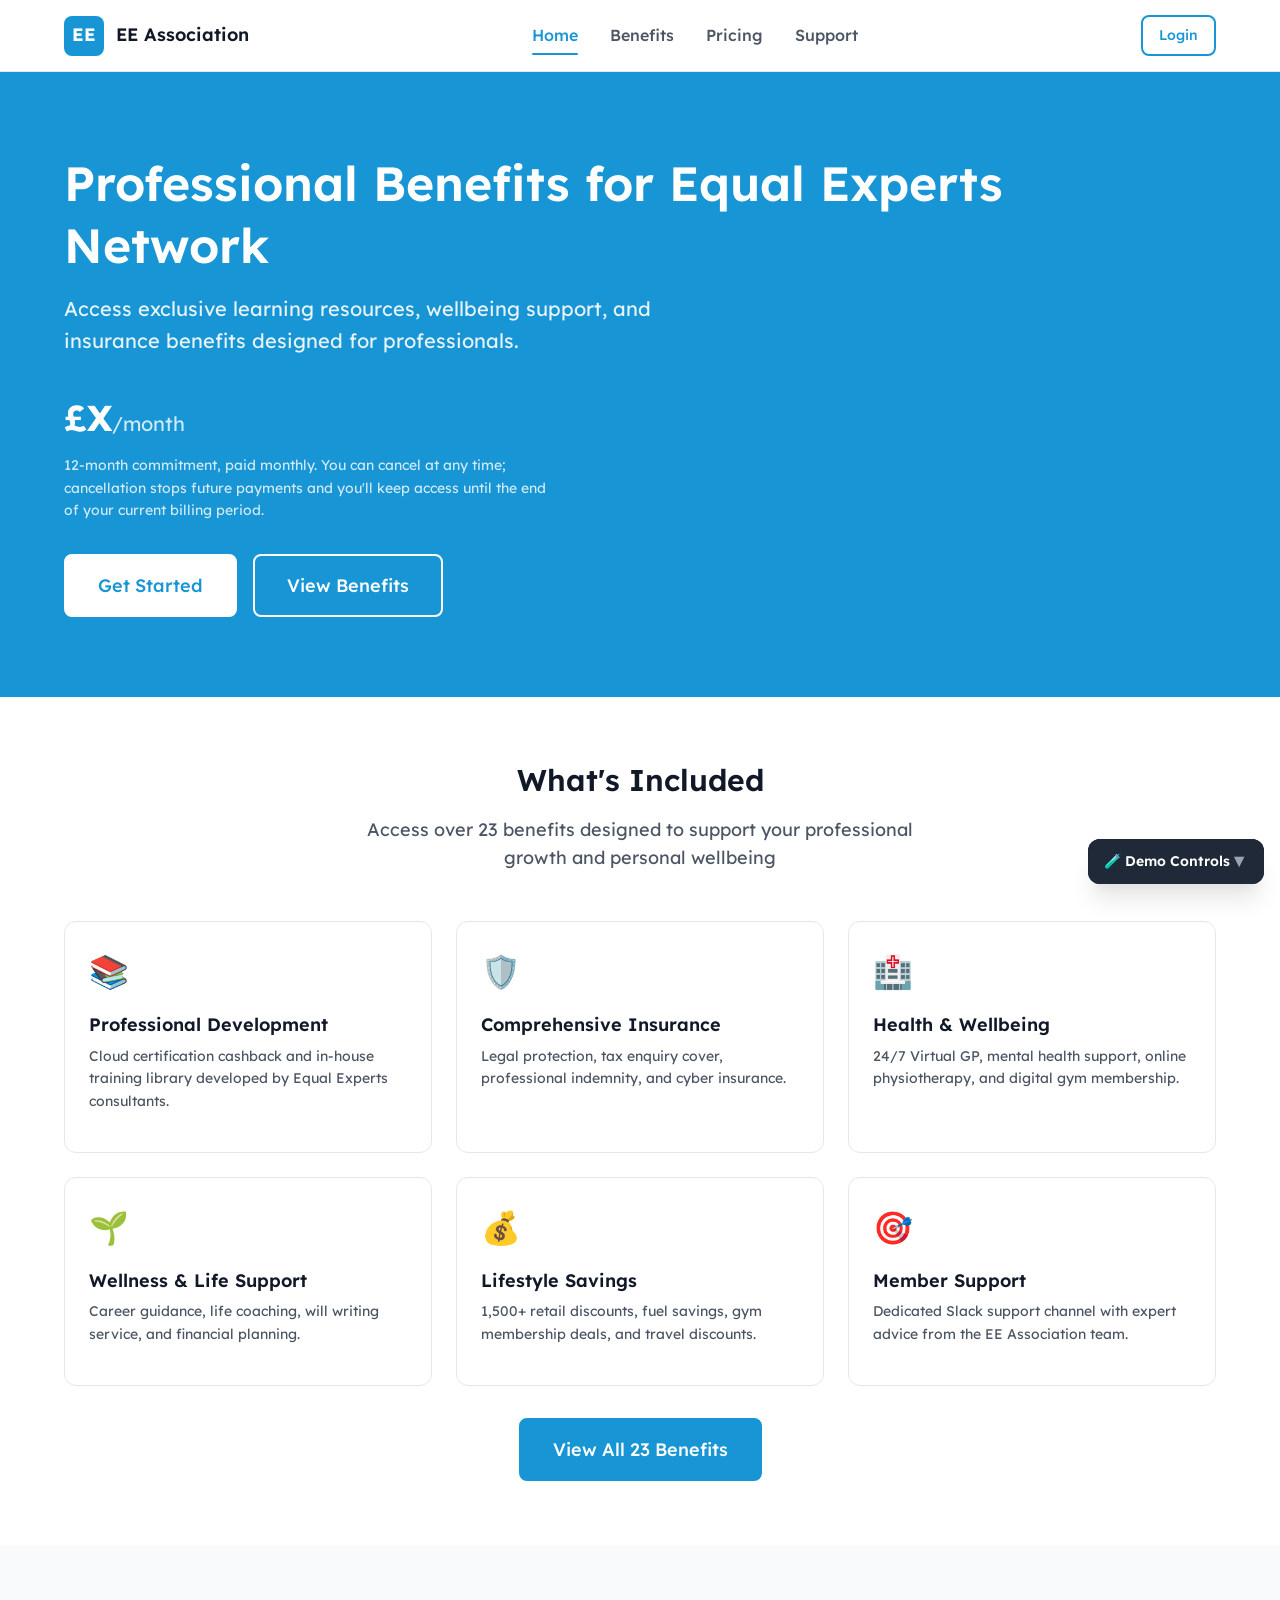
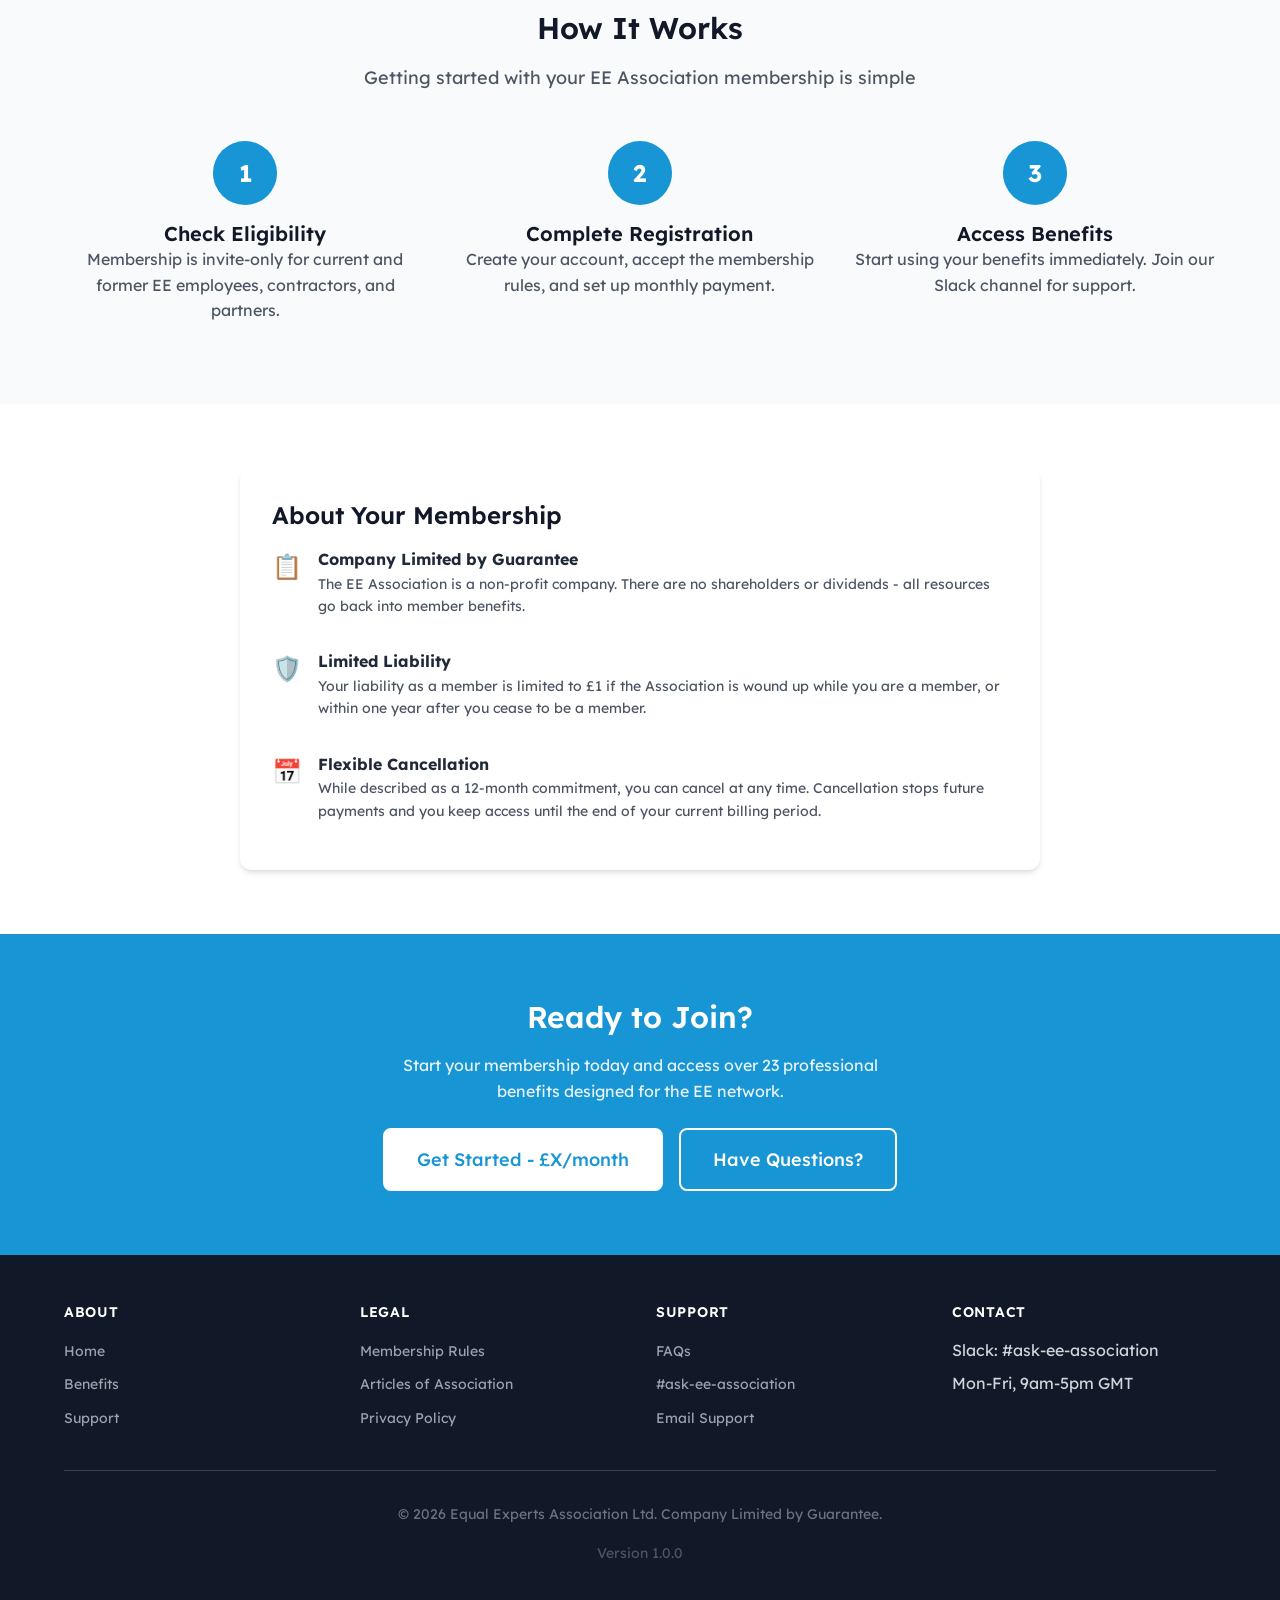
<file: index.html>
<!DOCTYPE html>
<html lang="en">
<head>
  <meta charset="UTF-8">
  <meta name="viewport" content="width=device-width, initial-scale=1.0">
  <title>Equal Experts Association - Professional Benefits for EE Network</title>
  <link rel="stylesheet" href="css/main.css">
  <link rel="stylesheet" href="css/components.css">
</head>
<body>
  <!-- Navigation -->
  <nav class="nav">
    <div class="nav-container">
      <a href="index.html" class="nav-logo">
        <div class="nav-logo-icon">EE</div>
        <span>EE Association</span>
      </a>
      
      <button class="nav-toggle" aria-label="Toggle menu">
        <span></span>
        <span></span>
        <span></span>
      </button>
      
      <!-- Public Navigation -->
      <ul class="nav-menu" id="publicNav">
        <li><a href="index.html" class="nav-link active">Home</a></li>
        <li><a href="benefits.html" class="nav-link">Benefits</a></li>
        <li><a href="pricing.html" class="nav-link">Pricing</a></li>
        <li><a href="support.html" class="nav-link">Support</a></li>
      </ul>
      
      <!-- Member Navigation -->
      <ul class="nav-menu" id="memberNav" style="display: none;">
        <li><a href="dashboard.html" class="nav-link">Dashboard</a></li>
        <li><a href="benefits.html" class="nav-link">Benefits</a></li>
        <li><a href="pricing.html" class="nav-link">Pricing</a></li>
        <li><a href="account.html" class="nav-link">Account</a></li>
        <li><a href="support.html" class="nav-link">Support</a></li>
        <li id="adminLink" style="display: none;"><a href="admin.html" class="nav-link">Admin</a></li>
      </ul>
      
      <!-- Suspended Navigation -->
      <ul class="nav-menu" id="suspendedNav" style="display: none;">
        <li><a href="account.html" class="nav-link">Account</a></li>
        <li><a href="support.html" class="nav-link">Support</a></li>
      </ul>
      
      <div class="nav-actions" id="navActions">
        <a href="login.html" class="btn btn-secondary btn-sm">Login</a>
      </div>
    </div>
  </nav>

  <!-- Hero Section -->
  <section class="hero">
    <div class="container">
      <h1>Professional Benefits for Equal Experts Network</h1>
      <p class="subtitle">Access exclusive learning resources, wellbeing support, and insurance benefits designed for professionals.</p>
      
      <div class="hero-price">
        <span class="amount">£X</span><span class="period">/month</span>
        <p class="commitment">12-month commitment, paid monthly. You can cancel at any time; cancellation stops future payments and you'll keep access until the end of your current billing period.</p>
      </div>
      
      <div class="hero-actions">
        <a href="register.html" class="btn btn-white btn-lg">Get Started</a>
        <a href="benefits.html" class="btn btn-outline-white btn-lg">View Benefits</a>
      </div>
    </div>
  </section>

  <!-- Benefits Preview Section -->
  <section class="section" style="background: var(--white);">
    <div class="container">
      <div class="section-header">
        <h2>What's Included</h2>
        <p>Access over 23 benefits designed to support your professional growth and personal wellbeing</p>
      </div>
      
      <div class="grid grid-3" style="gap: var(--space-6);">
        <!-- Professional Development -->
        <div class="benefit-card">
          <div class="benefit-icon">📚</div>
          <h3 class="benefit-title">Professional Development</h3>
          <p class="benefit-description">Cloud certification cashback and in-house training library developed by Equal Experts consultants.</p>
        </div>
        
        <!-- Insurance -->
        <div class="benefit-card">
          <div class="benefit-icon">🛡️</div>
          <h3 class="benefit-title">Comprehensive Insurance</h3>
          <p class="benefit-description">Legal protection, tax enquiry cover, professional indemnity, and cyber insurance.</p>
        </div>
        
        <!-- Health & Wellbeing -->
        <div class="benefit-card">
          <div class="benefit-icon">🏥</div>
          <h3 class="benefit-title">Health & Wellbeing</h3>
          <p class="benefit-description">24/7 Virtual GP, mental health support, online physiotherapy, and digital gym membership.</p>
        </div>
        
        <!-- Wellness & Life Support -->
        <div class="benefit-card">
          <div class="benefit-icon">🌱</div>
          <h3 class="benefit-title">Wellness & Life Support</h3>
          <p class="benefit-description">Career guidance, life coaching, will writing service, and financial planning.</p>
        </div>
        
        <!-- Lifestyle Savings -->
        <div class="benefit-card">
          <div class="benefit-icon">💰</div>
          <h3 class="benefit-title">Lifestyle Savings</h3>
          <p class="benefit-description">1,500+ retail discounts, fuel savings, gym membership deals, and travel discounts.</p>
        </div>
        
        <!-- Member Support -->
        <div class="benefit-card">
          <div class="benefit-icon">🎯</div>
          <h3 class="benefit-title">Member Support</h3>
          <p class="benefit-description">Dedicated Slack support channel with expert advice from the EE Association team.</p>
        </div>
      </div>
      
      <div class="text-center mt-8">
        <a href="benefits.html" class="btn btn-primary btn-lg">View All 23 Benefits</a>
      </div>
    </div>
  </section>

  <!-- How It Works Section -->
  <section class="section" style="background: var(--gray-50);">
    <div class="container">
      <div class="section-header">
        <h2>How It Works</h2>
        <p>Getting started with your EE Association membership is simple</p>
      </div>
      
      <div class="grid grid-3" style="gap: var(--space-8);">
        <div class="text-center">
          <div style="width: 64px; height: 64px; background: var(--ee-blue); color: white; border-radius: var(--radius-full); display: flex; align-items: center; justify-content: center; margin: 0 auto var(--space-4); font-size: var(--font-size-2xl); font-weight: var(--font-bold);">1</div>
          <h4>Check Eligibility</h4>
          <p class="text-gray">Membership is invite-only for current and former EE employees, contractors, and partners.</p>
        </div>
        
        <div class="text-center">
          <div style="width: 64px; height: 64px; background: var(--ee-blue); color: white; border-radius: var(--radius-full); display: flex; align-items: center; justify-content: center; margin: 0 auto var(--space-4); font-size: var(--font-size-2xl); font-weight: var(--font-bold);">2</div>
          <h4>Complete Registration</h4>
          <p class="text-gray">Create your account, accept the membership rules, and set up monthly payment.</p>
        </div>
        
        <div class="text-center">
          <div style="width: 64px; height: 64px; background: var(--ee-blue); color: white; border-radius: var(--radius-full); display: flex; align-items: center; justify-content: center; margin: 0 auto var(--space-4); font-size: var(--font-size-2xl); font-weight: var(--font-bold);">3</div>
          <h4>Access Benefits</h4>
          <p class="text-gray">Start using your benefits immediately. Join our Slack channel for support.</p>
        </div>
      </div>
    </div>
  </section>

  <!-- Membership Info Section -->
  <section class="section" style="background: var(--white);">
    <div class="container">
      <div class="card" style="max-width: 800px; margin: 0 auto;">
        <div class="card-body" style="padding: var(--space-8);">
          <h3 class="mb-4">About Your Membership</h3>
          
          <div style="display: grid; gap: var(--space-4);">
            <div style="display: flex; gap: var(--space-4); align-items: flex-start;">
              <span style="font-size: 1.5rem;">📋</span>
              <div>
                <strong>Company Limited by Guarantee</strong>
                <p class="text-gray text-sm mb-0">The EE Association is a non-profit company. There are no shareholders or dividends - all resources go back into member benefits.</p>
              </div>
            </div>
            
            <div style="display: flex; gap: var(--space-4); align-items: flex-start;">
              <span style="font-size: 1.5rem;">🛡️</span>
              <div>
                <strong>Limited Liability</strong>
                <p class="text-gray text-sm mb-0">Your liability as a member is limited to £1 if the Association is wound up while you are a member, or within one year after you cease to be a member.</p>
              </div>
            </div>
            
            <div style="display: flex; gap: var(--space-4); align-items: flex-start;">
              <span style="font-size: 1.5rem;">📅</span>
              <div>
                <strong>Flexible Cancellation</strong>
                <p class="text-gray text-sm mb-0">While described as a 12-month commitment, you can cancel at any time. Cancellation stops future payments and you keep access until the end of your current billing period.</p>
              </div>
            </div>
          </div>
        </div>
      </div>
    </div>
  </section>

  <!-- CTA Section -->
  <section class="section" style="background: var(--ee-blue); color: var(--white); text-align: center;">
    <div class="container">
      <h2 style="color: white; margin-bottom: var(--space-4);">Ready to Join?</h2>
      <p style="opacity: 0.9; margin-bottom: var(--space-6); max-width: 500px; margin-left: auto; margin-right: auto;">Start your membership today and access over 23 professional benefits designed for the EE network.</p>
      <div style="display: flex; gap: var(--space-4); justify-content: center; flex-wrap: wrap;">
        <a href="register.html" class="btn btn-white btn-lg">Get Started - £X/month</a>
        <a href="support.html" class="btn btn-outline-white btn-lg">Have Questions?</a>
      </div>
    </div>
  </section>

  <!-- Footer -->
  <footer class="footer">
    <div class="container">
      <div class="footer-content">
        <div class="footer-section">
          <h4>About</h4>
          <ul class="footer-links">
            <li><a href="index.html">Home</a></li>
            <li><a href="benefits.html">Benefits</a></li>
            <li><a href="support.html">Support</a></li>
          </ul>
        </div>
        <div class="footer-section">
          <h4>Legal</h4>
          <ul class="footer-links">
            <li><a href="#">Membership Rules</a></li>
            <li><a href="#">Articles of Association</a></li>
            <li><a href="#">Privacy Policy</a></li>
          </ul>
        </div>
        <div class="footer-section">
          <h4>Support</h4>
          <ul class="footer-links">
            <li><a href="support.html">FAQs</a></li>
            <li><a href="#">#ask-ee-association</a></li>
            <li><a href="mailto:support@ee-association.com">Email Support</a></li>
          </ul>
        </div>
        <div class="footer-section">
          <h4>Contact</h4>
          <ul class="footer-links">
            <li>Slack: #ask-ee-association</li>
            <li>Mon-Fri, 9am-5pm GMT</li>
          </ul>
        </div>
      </div>
      <div class="footer-bottom">
        <p>&copy; 2026 Equal Experts Association Ltd. Company Limited by Guarantee.</p>
        <p class="text-sm text-gray" style="margin-top: var(--space-2);">Version 1.0.0</p>
      </div>
    </div>
  </footer>

  <!-- Scripts -->
  <script src="js/mock-data.js"></script>
  <script src="js/store.js"></script>
  <script src="js/auth.js"></script>
  <script src="js/nav.js"></script>
  <script src="js/demo-controls.js"></script>
</body>
</html>
</file>
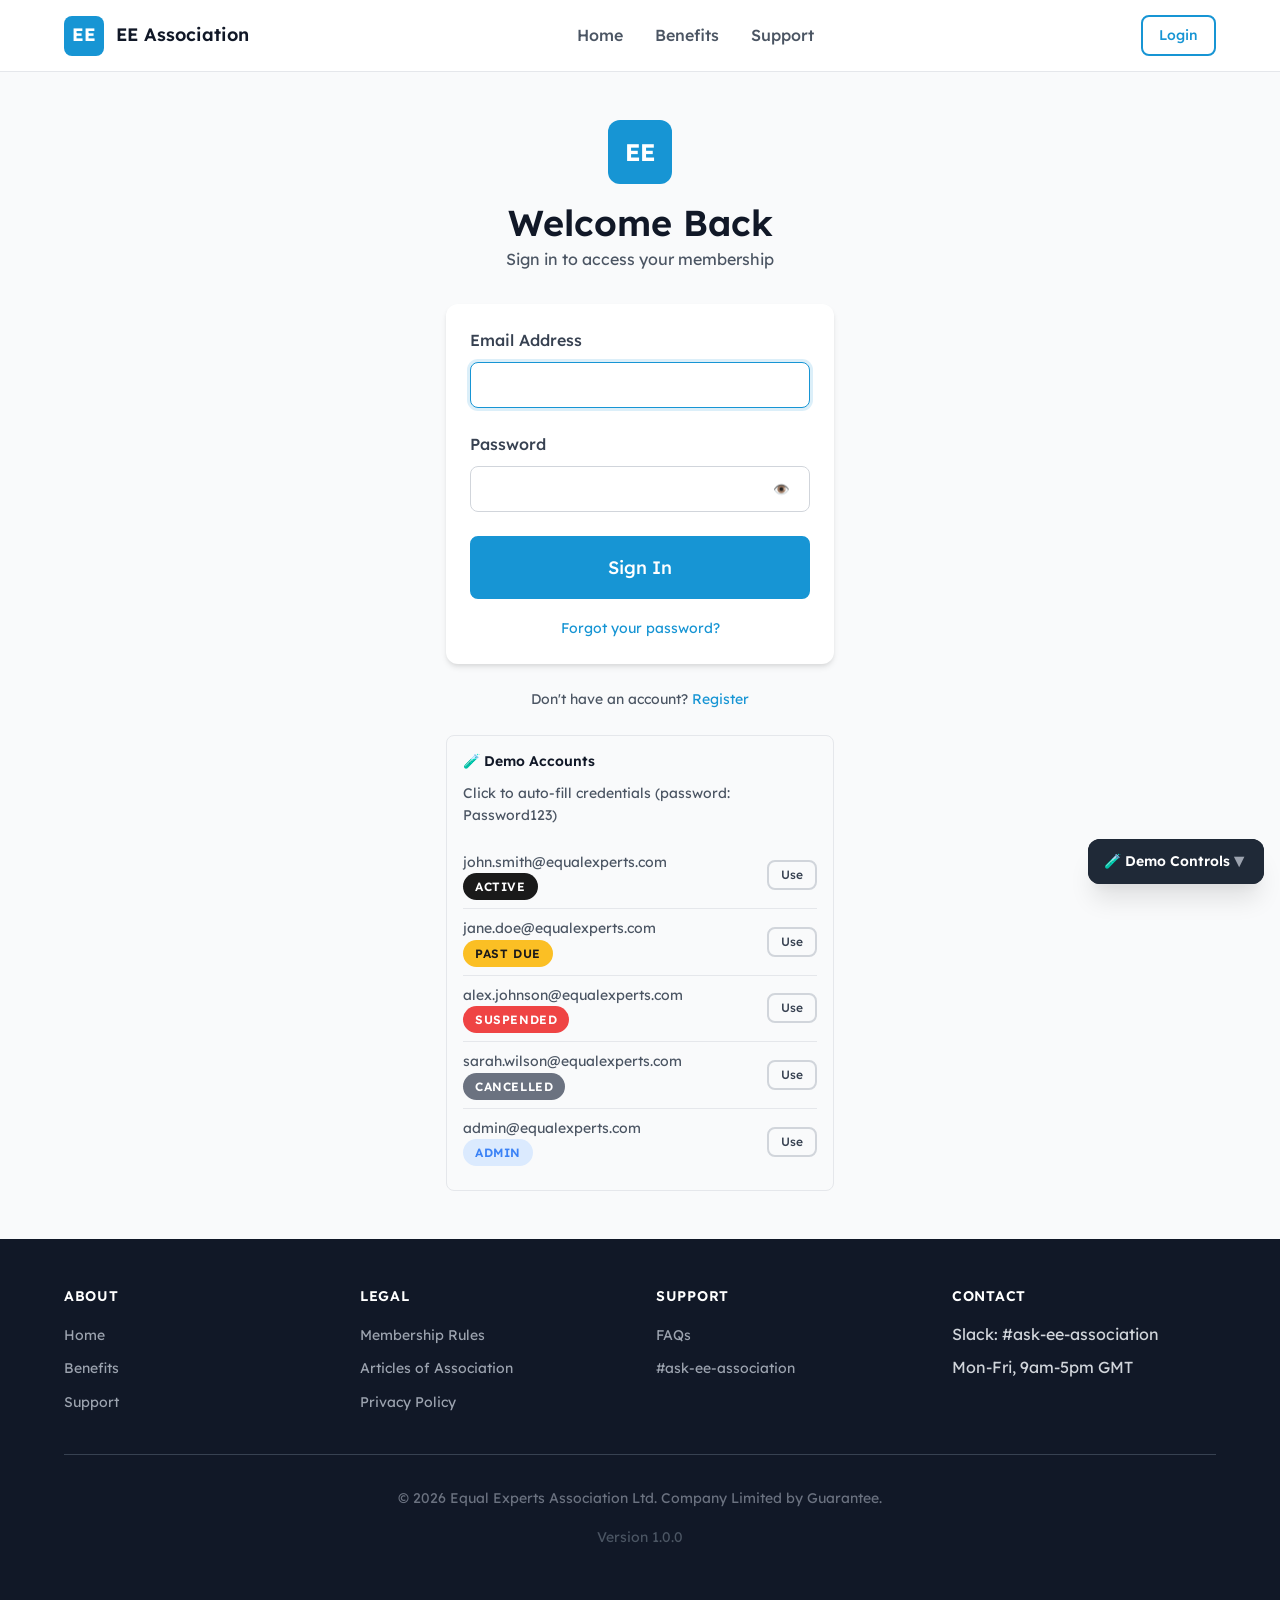
<file: account.html>
<!DOCTYPE html>
<html lang="en">
<head>
  <meta charset="UTF-8">
  <meta name="viewport" content="width=device-width, initial-scale=1.0">
  <title>Account - Equal Experts Association</title>
  <link rel="stylesheet" href="css/main.css">
  <link rel="stylesheet" href="css/components.css">
  <style>
    .account-container {
      max-width: 900px;
      margin: 0 auto;
    }
    
    .commitment-item {
      display: flex;
      align-items: flex-start;
      gap: var(--space-4);
      padding: var(--space-4);
      background: var(--gray-50);
      border-radius: var(--radius-lg);
      margin-bottom: var(--space-3);
    }
    
    .commitment-icon {
      font-size: 1.5rem;
      flex-shrink: 0;
    }
    
    .commitment-content strong {
      display: block;
      margin-bottom: var(--space-1);
    }
    
    .commitment-content p {
      font-size: var(--font-size-sm);
      color: var(--gray-600);
      margin: 0;
    }
    
    .payment-method-card {
      display: flex;
      align-items: center;
      gap: var(--space-4);
      padding: var(--space-4);
      background: var(--gray-50);
      border: 1px solid var(--gray-200);
      border-radius: var(--radius-lg);
    }
    
    .card-brand {
      width: 48px;
      height: 32px;
      background: var(--white);
      border: 1px solid var(--gray-200);
      border-radius: var(--radius-md);
      display: flex;
      align-items: center;
      justify-content: center;
      font-weight: var(--font-bold);
      font-size: var(--font-size-xs);
      color: var(--gray-600);
    }
    
    .invoice-list {
      border: 1px solid var(--gray-200);
      border-radius: var(--radius-lg);
      overflow: hidden;
    }
    
    .invoice-item {
      display: flex;
      justify-content: space-between;
      align-items: center;
      padding: var(--space-4);
      background: var(--white);
      border-bottom: 1px solid var(--gray-200);
    }
    
    .invoice-item:last-child {
      border-bottom: none;
    }
    
    .invoice-item:hover {
      background: var(--gray-50);
    }
  </style>
</head>
<body>
  <!-- Navigation -->
  <nav class="nav">
    <div class="nav-container">
      <a href="index.html" class="nav-logo">
        <div class="nav-logo-icon">EE</div>
        <span>EE Association</span>
      </a>
      
      <button class="nav-toggle" aria-label="Toggle menu">
        <span></span>
        <span></span>
        <span></span>
      </button>
      
      <ul class="nav-menu" id="publicNav" style="display: none;">
        <li><a href="index.html" class="nav-link">Home</a></li>
        <li><a href="benefits.html" class="nav-link">Benefits</a></li>
        <li><a href="support.html" class="nav-link">Support</a></li>
      </ul>
      
      <ul class="nav-menu" id="memberNav">
        <li><a href="dashboard.html" class="nav-link">Dashboard</a></li>
        <li><a href="benefits.html" class="nav-link">Benefits</a></li>
        <li><a href="account.html" class="nav-link active">Account</a></li>
        <li><a href="support.html" class="nav-link">Support</a></li>
        <li id="adminLink" style="display: none;"><a href="admin.html" class="nav-link">Admin</a></li>
      </ul>
      
      <ul class="nav-menu" id="suspendedNav" style="display: none;">
        <li><a href="account.html" class="nav-link active">Account</a></li>
        <li><a href="support.html" class="nav-link">Support</a></li>
      </ul>
      
      <div class="nav-actions" id="navActions">
        <a href="login.html" class="btn btn-secondary btn-sm">Login</a>
      </div>
    </div>
  </nav>

  <!-- Page Header -->
  <header class="page-header">
    <div class="container">
      <div class="account-container">
        <h1>Account Settings</h1>
        <p class="subtitle">Manage your profile, membership, and billing</p>
      </div>
    </div>
  </header>

  <!-- Main Content -->
  <main class="page-content">
    <div class="container">
      <div class="account-container">
        <!-- Tabs -->
        <div class="tabs" id="accountTabs">
          <button class="tab active" data-tab="profile">Profile</button>
          <button class="tab" data-tab="membership">Membership</button>
          <button class="tab" data-tab="billing">Billing</button>
        </div>
        
        <!-- Profile Tab -->
        <div class="tab-content active" id="profile">
          <div class="card">
            <div class="card-header">
              <h3>Personal Information</h3>
            </div>
            <div class="card-body">
              <form id="profileForm">
                <div class="form-row">
                  <div class="form-group">
                    <label class="form-label">First Name</label>
                    <input type="text" class="form-input" id="firstName" name="firstName">
                  </div>
                  <div class="form-group">
                    <label class="form-label">Last Name</label>
                    <input type="text" class="form-input" id="lastName" name="lastName">
                  </div>
                </div>
                
                <div class="form-group">
                  <label class="form-label">Email Address</label>
                  <input type="email" class="form-input" id="email" name="email" disabled>
                  <div class="form-hint">Contact support to change your email address</div>
                </div>
                
                <div class="form-group">
                  <label class="form-label">Relationship to Equal Experts</label>
                  <select class="form-select" id="relationshipToEE" name="relationshipToEE">
                    <option value="Current Employee">Current Employee</option>
                    <option value="Former Employee">Former Employee</option>
                    <option value="Contractor">Contractor</option>
                    <option value="Partner">Partner</option>
                  </select>
                </div>
                
                <button type="submit" class="btn btn-primary">Save Changes</button>
              </form>
            </div>
          </div>
          
          <div class="card mt-6">
            <div class="card-header">
              <h3>Change Password</h3>
            </div>
            <div class="card-body">
              <form id="passwordForm">
                <div class="form-group">
                  <label class="form-label">Current Password</label>
                  <input type="password" class="form-input" id="currentPassword" name="currentPassword">
                </div>
                
                <div class="form-row">
                  <div class="form-group">
                    <label class="form-label">New Password</label>
                    <input type="password" class="form-input" id="newPassword" name="newPassword">
                  </div>
                  <div class="form-group">
                    <label class="form-label">Confirm New Password</label>
                    <input type="password" class="form-input" id="confirmNewPassword" name="confirmNewPassword">
                  </div>
                </div>
                
                <button type="submit" class="btn btn-primary">Update Password</button>
              </form>
            </div>
          </div>
        </div>
        
        <!-- Membership Tab -->
        <div class="tab-content" id="membership">
          <div class="card">
            <div class="card-header">
              <h3>Membership Status</h3>
            </div>
            <div class="card-body">
              <div class="info-grid mb-6">
                <span class="info-label">Status</span>
                <span class="info-value"><span id="membershipStatus" class="badge badge-active">Active</span></span>
                
                <span class="info-label">Member since</span>
                <span class="info-value" id="memberSince">-</span>
                
                <span class="info-label">Join date</span>
                <span class="info-value" id="joinDate">-</span>
                
                <span class="info-label">Activation date</span>
                <span class="info-value" id="activationDate">-</span>
                
                <span class="info-label">Commitment end date</span>
                <span class="info-value" id="commitmentEndDate">-</span>
                
                <span class="info-label">Next billing date</span>
                <span class="info-value" id="nextBillingDate">-</span>
                
                <span class="info-label">Monthly price</span>
                <span class="info-value">£X.00</span>
              </div>
            </div>
          </div>
          
          <div class="card mt-6">
            <div class="card-header">
              <h3>Your Membership Commitments</h3>
              <p class="text-sm text-gray mb-0">Important information about your membership structure</p>
            </div>
            <div class="card-body">
              <div class="commitment-item">
                <span class="commitment-icon">📋</span>
                <div class="commitment-content">
                  <strong>You are a member of a Company Limited by Guarantee</strong>
                  <p>The Equal Experts Association is a non-profit company structure with no shareholders.</p>
                </div>
              </div>
              
              <div class="commitment-item">
                <span class="commitment-icon">🛡️</span>
                <div class="commitment-content">
                  <strong>Your liability is limited to £1</strong>
                  <p>If the association is wound up while you are a member, or within one year after you cease to be a member, your maximum liability is £1.</p>
                </div>
              </div>
              
              <div class="commitment-item">
                <span class="commitment-icon">📄</span>
                <div class="commitment-content">
                  <strong>Membership is subject to the Membership Rules</strong>
                  <p>You agreed to these rules when you registered.</p>
                </div>
              </div>
              
              <div class="commitment-item">
                <span class="commitment-icon">🔗</span>
                <div class="commitment-content">
                  <a href="#" class="btn btn-outline btn-sm" onclick="alert('PDF would open in production')">View Membership Rules (PDF)</a>
                  <a href="#" class="btn btn-outline btn-sm" onclick="alert('PDF would open in production')">View Articles of Association (PDF)</a>
                </div>
              </div>
            </div>
          </div>
          
          <div class="card mt-6" id="cancelSection">
            <div class="card-header">
              <h3>Cancel Membership</h3>
            </div>
            <div class="card-body">
              <p class="mb-4">Cancellation stops future payments. You'll keep benefits until the end of your current billing period.</p>
              <p class="text-sm text-gray mb-4">This membership is described as a 12-month commitment, paid monthly, but early cancellation is allowed.</p>
              
              <button class="btn btn-danger" id="cancelBtn" onclick="showCancelModal()">Cancel Membership</button>
            </div>
          </div>
          
          <!-- Cancelled Status Section (hidden by default) -->
          <div class="card mt-6" id="cancelledSection" style="display: none;">
            <div class="card-body">
              <div class="alert alert-info">
                <span class="alert-icon">ℹ️</span>
                <div class="alert-content">
                  <div class="alert-title">Membership Cancelled</div>
                  <p class="alert-message">Your membership has been cancelled. You'll keep access to benefits until <strong id="accessEndDate">-</strong>.</p>
                </div>
              </div>
            </div>
          </div>
        </div>
        
        <!-- Billing Tab -->
        <div class="tab-content" id="billing">
          <div class="card">
            <div class="card-header">
              <h3>Payment Method</h3>
            </div>
            <div class="card-body">
              <div class="payment-method-card mb-4">
                <div class="card-brand" id="cardBrand">VISA</div>
                <div>
                  <strong id="cardInfo">•••• •••• •••• 4242</strong>
                  <p class="text-sm text-gray mb-0" id="cardExpiry">Expires 12/2027</p>
                </div>
              </div>
              
              <button class="btn btn-outline" onclick="showPaymentModal()">Update Payment Method</button>
            </div>
          </div>
          
          <div class="card mt-6">
            <div class="card-header">
              <h3>Billing Address</h3>
            </div>
            <div class="card-body">
              <p id="billingAddress">-</p>
              <button class="btn btn-outline btn-sm" onclick="alert('Address editing would be available in production')">Edit Address</button>
            </div>
          </div>
          
          <div class="card mt-6">
            <div class="card-header">
              <h3>Invoice History</h3>
            </div>
            <div class="card-body">
              <div class="invoice-list" id="invoiceList">
                <!-- Invoices will be populated by JavaScript -->
              </div>
            </div>
          </div>
        </div>
        
      </div>
    </div>
  </main>

  <!-- Cancel Membership Modal -->
  <div class="modal-overlay" id="cancelModal">
    <div class="modal">
      <div class="modal-header">
        <h3>Cancel Membership</h3>
        <button class="modal-close" onclick="hideCancelModal()">&times;</button>
      </div>
      <div class="modal-body">
        <p>Are you sure you want to cancel your membership?</p>
        <ul style="margin: var(--space-4) 0; padding-left: var(--space-5);">
          <li>Future payments will be stopped</li>
          <li>You'll keep access until the end of your current billing period</li>
          <li>You can rejoin at any time if your email is still on the approved list</li>
        </ul>
      </div>
      <div class="modal-footer">
        <button class="btn btn-outline" onclick="hideCancelModal()">Keep Membership</button>
        <button class="btn btn-danger" onclick="confirmCancel()">Cancel Membership</button>
      </div>
    </div>
  </div>

  <!-- Update Payment Modal -->
  <div class="modal-overlay" id="paymentModal">
    <div class="modal">
      <div class="modal-header">
        <h3>Update Payment Method</h3>
        <button class="modal-close" onclick="hidePaymentModal()">&times;</button>
      </div>
      <div class="modal-body">
        <form id="paymentForm">
          <div class="form-group">
            <label class="form-label">Card Number</label>
            <input type="text" class="form-input" id="newCardNumber" placeholder="1234 5678 9012 3456" maxlength="19">
          </div>
          
          <div class="form-row">
            <div class="form-group">
              <label class="form-label">Expiry Month</label>
              <select class="form-select" id="newExpMonth">
                <option value="">MM</option>
                <option value="01">01</option>
                <option value="02">02</option>
                <option value="03">03</option>
                <option value="04">04</option>
                <option value="05">05</option>
                <option value="06">06</option>
                <option value="07">07</option>
                <option value="08">08</option>
                <option value="09">09</option>
                <option value="10">10</option>
                <option value="11">11</option>
                <option value="12">12</option>
              </select>
            </div>
            
            <div class="form-group">
              <label class="form-label">Expiry Year</label>
              <select class="form-select" id="newExpYear">
                <option value="">YYYY</option>
                <option value="2026">2026</option>
                <option value="2027">2027</option>
                <option value="2028">2028</option>
                <option value="2029">2029</option>
                <option value="2030">2030</option>
              </select>
            </div>
          </div>
          
          <div class="form-group">
            <label class="form-label">CVC</label>
            <input type="text" class="form-input" id="newCvc" placeholder="123" maxlength="4">
          </div>
        </form>
      </div>
      <div class="modal-footer">
        <button class="btn btn-outline" onclick="hidePaymentModal()">Cancel</button>
        <button class="btn btn-primary" onclick="updatePayment()">Update Card</button>
      </div>
    </div>
  </div>

  <!-- Footer -->
  <footer class="footer">
    <div class="container">
      <div class="footer-content">
        <div class="footer-section">
          <h4>About</h4>
          <ul class="footer-links">
            <li><a href="index.html">Home</a></li>
            <li><a href="benefits.html">Benefits</a></li>
            <li><a href="support.html">Support</a></li>
          </ul>
        </div>
        <div class="footer-section">
          <h4>Legal</h4>
          <ul class="footer-links">
            <li><a href="#">Membership Rules</a></li>
            <li><a href="#">Articles of Association</a></li>
            <li><a href="#">Privacy Policy</a></li>
          </ul>
        </div>
        <div class="footer-section">
          <h4>Support</h4>
          <ul class="footer-links">
            <li><a href="support.html">FAQs</a></li>
            <li><a href="#">#ask-ee-association</a></li>
          </ul>
        </div>
        <div class="footer-section">
          <h4>Contact</h4>
          <ul class="footer-links">
            <li>Slack: #ask-ee-association</li>
            <li>Mon-Fri, 9am-5pm GMT</li>
          </ul>
        </div>
      </div>
      <div class="footer-bottom">
        <p>&copy; 2026 Equal Experts Association Ltd. Company Limited by Guarantee.</p>
        <p class="text-sm text-gray" style="margin-top: var(--space-2);">Version 1.0.0</p>
      </div>
    </div>
  </footer>

  <!-- Scripts -->
  <script src="js/mock-data.js"></script>
  <script src="js/store.js"></script>
  <script src="js/auth.js"></script>
  <script src="js/nav.js"></script>
  <script src="js/demo-controls.js"></script>
  
  <script>
    document.addEventListener('DOMContentLoaded', function() {
      const user = Auth.getCurrentUser();
      if (!user) return;
      
      // Populate profile form
      document.getElementById('firstName').value = user.firstName || '';
      document.getElementById('lastName').value = user.lastName || '';
      document.getElementById('email').value = user.email || '';
      document.getElementById('relationshipToEE').value = user.relationshipToEE || '';
      
      // Populate membership tab
      updateMembershipDisplay(user);
      
      // Populate billing tab
      updateBillingDisplay(user);
      
      // Handle tab navigation from URL hash
      const hash = window.location.hash.replace('#', '');
      if (hash && ['profile', 'membership', 'billing'].includes(hash)) {
        switchTab(hash);
      }
    });
    
    function formatDate(dateStr) {
      if (!dateStr) return '-';
      const date = new Date(dateStr);
      return date.toLocaleDateString('en-GB', { day: 'numeric', month: 'short', year: 'numeric' });
    }
    
    function formatMonthYear(dateStr) {
      if (!dateStr) return '-';
      const date = new Date(dateStr);
      return date.toLocaleDateString('en-GB', { month: 'short', year: 'numeric' });
    }
    
    function updateMembershipDisplay(user) {
      const statusBadge = document.getElementById('membershipStatus');
      const badgeClasses = {
        'active': 'badge-active',
        'past_due': 'badge-past-due',
        'suspended': 'badge-suspended',
        'cancelled': 'badge-cancelled'
      };
      const badgeText = {
        'active': 'Active',
        'past_due': 'Past Due',
        'suspended': 'Suspended',
        'cancelled': 'Cancelled'
      };
      
      statusBadge.className = `badge ${badgeClasses[user.status] || 'badge-active'}`;
      statusBadge.textContent = badgeText[user.status] || 'Active';
      
      document.getElementById('memberSince').textContent = formatMonthYear(user.joinDate);
      document.getElementById('joinDate').textContent = formatDate(user.joinDate);
      document.getElementById('activationDate').textContent = formatDate(user.activationDate);
      document.getElementById('commitmentEndDate').textContent = formatDate(user.commitmentEndDate);
      document.getElementById('nextBillingDate').textContent = user.nextPaymentDate ? formatDate(user.nextPaymentDate) : 'N/A';
      
      // Handle cancelled state
      if (user.status === 'cancelled') {
        document.getElementById('cancelSection').style.display = 'none';
        document.getElementById('cancelledSection').style.display = 'block';
        document.getElementById('accessEndDate').textContent = formatDate(user.accessEndsDate);
      }
    }
    
    function updateBillingDisplay(user) {
      if (user.paymentMethod) {
        document.getElementById('cardBrand').textContent = user.paymentMethod.brand.toUpperCase();
        document.getElementById('cardInfo').textContent = `•••• •••• •••• ${user.paymentMethod.last4}`;
        document.getElementById('cardExpiry').textContent = `Expires ${user.paymentMethod.expMonth}/${user.paymentMethod.expYear}`;
      }
      
      if (user.billingAddress) {
        const addr = user.billingAddress;
        const parts = [addr.line1, addr.line2, addr.city, addr.postcode, addr.country].filter(p => p);
        document.getElementById('billingAddress').textContent = parts.join(', ');
      }
      
      // Generate mock invoice history
      const invoiceList = document.getElementById('invoiceList');
      const invoices = generateMockInvoices(user);
      
      invoiceList.innerHTML = invoices.map(inv => `
        <div class="invoice-item">
          <div>
            <strong>${inv.date}</strong>
            <p class="text-sm text-gray mb-0">${inv.description}</p>
          </div>
          <div class="text-right">
            <strong>£${inv.amount.toFixed(2)}</strong>
            <p class="text-sm mb-0"><span class="badge badge-success">Paid</span></p>
          </div>
        </div>
      `).join('');
    }
    
    function generateMockInvoices(user) {
      const invoices = [];
      const activationDate = new Date(user.activationDate);
      const now = new Date();
      
      // Generate invoices from activation to now
      let currentDate = new Date(activationDate);
      while (currentDate <= now) {
        invoices.push({
          date: currentDate.toLocaleDateString('en-GB', { day: 'numeric', month: 'short', year: 'numeric' }),
          description: 'Professional Membership - Monthly',
          amount: 'X.00'
        });
        currentDate.setMonth(currentDate.getMonth() + 1);
      }
      
      return invoices.reverse().slice(0, 12); // Show last 12 invoices
    }
    
    // Tab switching
    document.getElementById('accountTabs').addEventListener('click', function(e) {
      if (e.target.classList.contains('tab')) {
        const tabId = e.target.dataset.tab;
        switchTab(tabId);
      }
    });
    
    function switchTab(tabId) {
      // Update tab buttons
      document.querySelectorAll('.tab').forEach(tab => {
        tab.classList.toggle('active', tab.dataset.tab === tabId);
      });
      
      // Update tab content
      document.querySelectorAll('.tab-content').forEach(content => {
        content.classList.toggle('active', content.id === tabId);
      });
      
      // Update URL hash
      window.location.hash = tabId;
    }
    
    // Profile form
    document.getElementById('profileForm').addEventListener('submit', function(e) {
      e.preventDefault();
      
      const updates = {
        firstName: document.getElementById('firstName').value.trim(),
        lastName: document.getElementById('lastName').value.trim(),
        relationshipToEE: document.getElementById('relationshipToEE').value
      };
      
      const result = Auth.updateProfile(updates);
      if (result.success) {
        alert('Profile updated successfully!');
      } else {
        alert('Error: ' + result.error);
      }
    });
    
    // Password form
    document.getElementById('passwordForm').addEventListener('submit', function(e) {
      e.preventDefault();
      
      const currentPassword = document.getElementById('currentPassword').value;
      const newPassword = document.getElementById('newPassword').value;
      const confirmNewPassword = document.getElementById('confirmNewPassword').value;
      
      if (newPassword !== confirmNewPassword) {
        alert('New passwords do not match');
        return;
      }
      
      if (newPassword.length < 8) {
        alert('Password must be at least 8 characters');
        return;
      }
      
      const result = Auth.updatePassword(currentPassword, newPassword);
      if (result.success) {
        alert('Password updated successfully!');
        document.getElementById('passwordForm').reset();
      } else {
        alert('Error: ' + result.error);
      }
    });
    
    // Cancel modal
    function showCancelModal() {
      document.getElementById('cancelModal').classList.add('active');
    }
    
    function hideCancelModal() {
      document.getElementById('cancelModal').classList.remove('active');
    }
    
    function confirmCancel() {
      const result = Auth.cancelMembership();
      if (result.success) {
        hideCancelModal();
        updateMembershipDisplay(result.user);
        alert('Your membership has been cancelled. You\'ll keep access until the end of your current billing period.');
      } else {
        alert('Error: ' + result.error);
      }
    }
    
    // Payment modal
    function showPaymentModal() {
      document.getElementById('paymentModal').classList.add('active');
    }
    
    function hidePaymentModal() {
      document.getElementById('paymentModal').classList.remove('active');
    }
    
    function updatePayment() {
      const cardNumber = document.getElementById('newCardNumber').value.replace(/\s/g, '');
      const expMonth = document.getElementById('newExpMonth').value;
      const expYear = document.getElementById('newExpYear').value;
      
      if (!cardNumber || cardNumber.length < 13 || !expMonth || !expYear) {
        alert('Please fill in all card details');
        return;
      }
      
      const result = Auth.updatePaymentMethod({
        cardNumber,
        expMonth,
        expYear
      });
      
      if (result.success) {
        hidePaymentModal();
        updateBillingDisplay(result.user);
        updateMembershipDisplay(result.user);
        
        if (result.user.status === 'active') {
          alert('Payment method updated successfully!' + 
            (result.user.suspensionHistory && result.user.suspensionHistory.length > 0 ? 
              ' Your access has been restored.' : ''));
        } else {
          alert('Payment method updated successfully!');
        }
      } else {
        alert('Error: ' + result.error);
      }
    }
    
    // Format card number as user types
    document.getElementById('newCardNumber').addEventListener('input', function(e) {
      let value = e.target.value.replace(/\s/g, '').replace(/\D/g, '');
      let formatted = value.match(/.{1,4}/g)?.join(' ') || value;
      e.target.value = formatted;
    });
  </script>
</body>
</html>
</file>
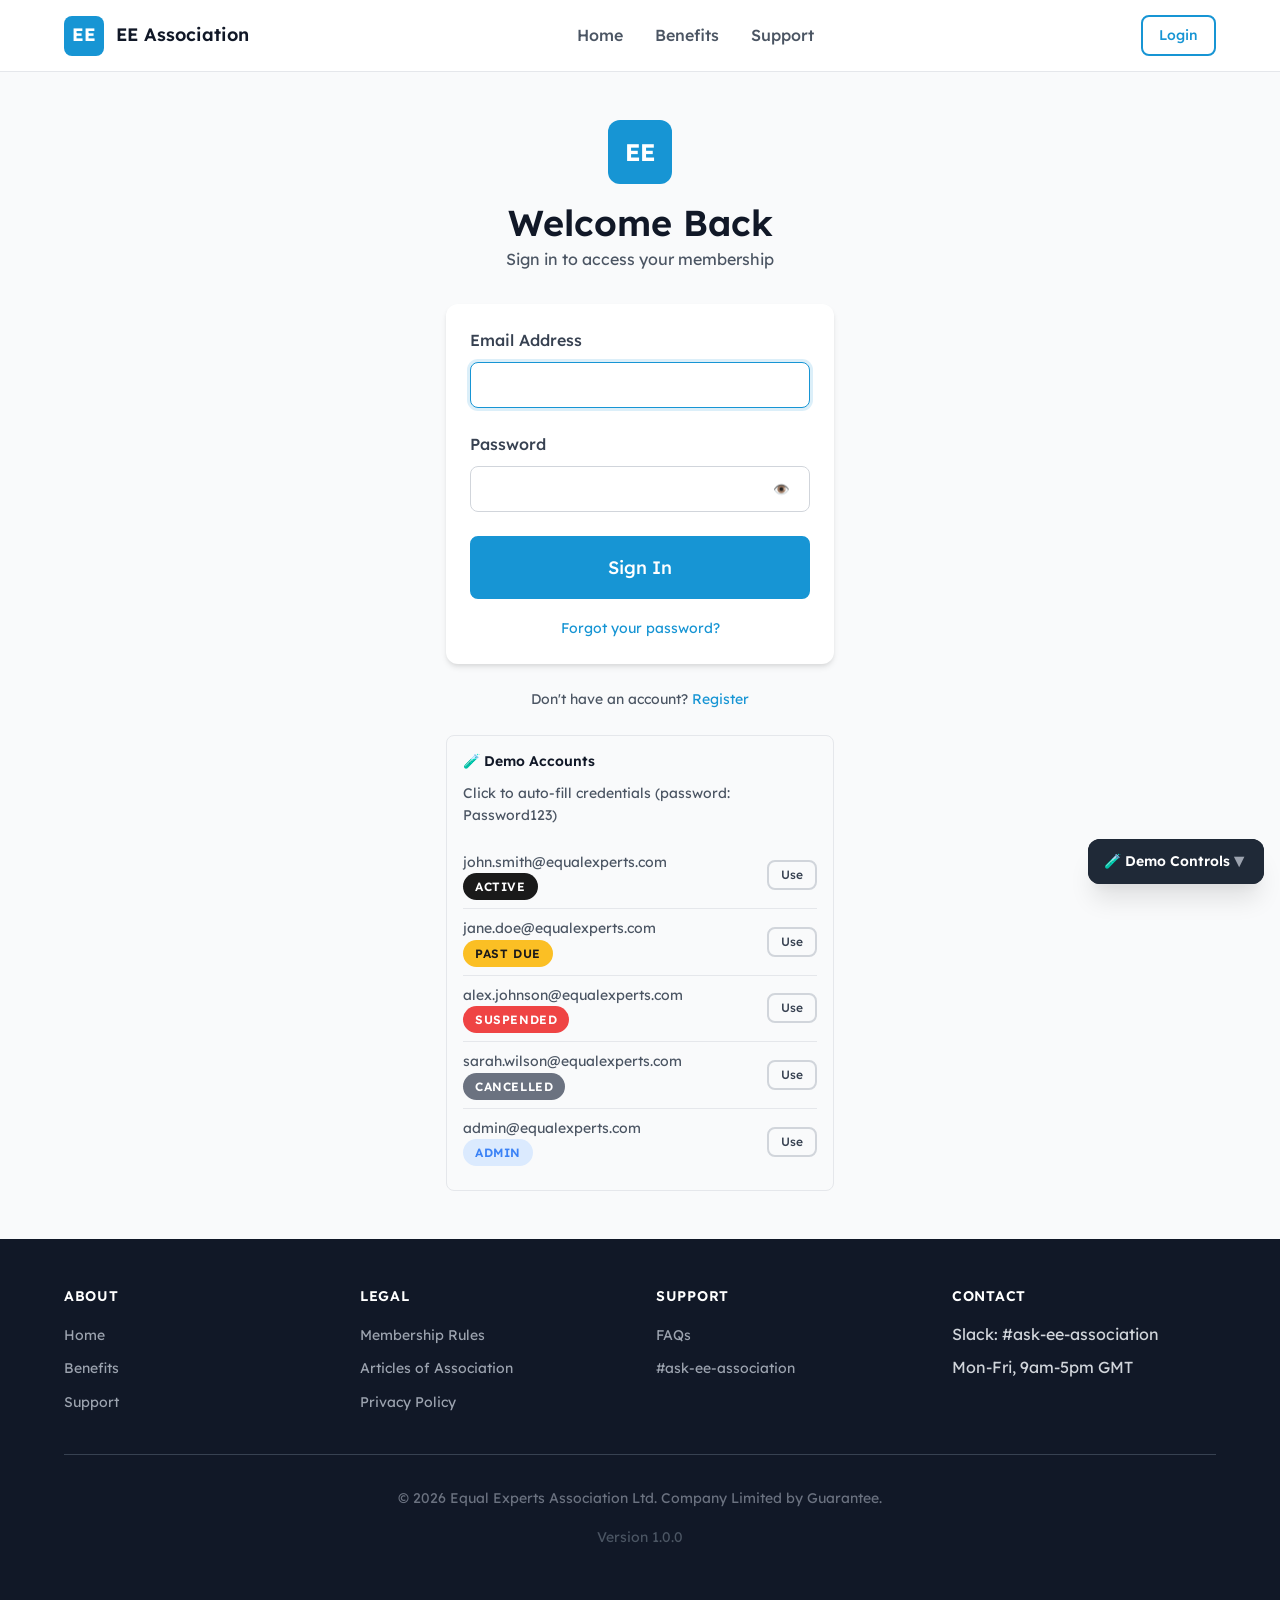
<file: admin.html>
<!DOCTYPE html>
<html lang="en">
<head>
  <meta charset="UTF-8">
  <meta name="viewport" content="width=device-width, initial-scale=1.0">
  <title>Member Management - Equal Experts Association Admin</title>
  <link rel="stylesheet" href="css/main.css">
  <link rel="stylesheet" href="css/components.css">
  <style>
    .admin-header {
      background: var(--gray-900);
      color: white;
      padding: var(--space-6) 0;
    }
    
    .admin-header h1 {
      color: white;
    }
    
    .admin-header .subtitle {
      color: var(--gray-400);
    }
    
    .admin-toolbar {
      display: flex;
      gap: var(--space-4);
      flex-wrap: wrap;
      margin-bottom: var(--space-6);
    }
    
    .admin-toolbar .search-wrapper {
      flex: 1;
      min-width: 250px;
    }
    
    .stats-bar {
      display: grid;
      grid-template-columns: repeat(auto-fit, minmax(120px, 1fr));
      gap: var(--space-4);
      margin-bottom: var(--space-6);
    }
    
    .stat-card {
      background: white;
      border: 1px solid var(--gray-200);
      border-radius: var(--radius-lg);
      padding: var(--space-4);
      text-align: center;
    }
    
    .stat-card .stat-value {
      font-size: var(--font-size-2xl);
      font-weight: var(--font-bold);
      color: var(--gray-900);
    }
    
    .stat-card .stat-label {
      font-size: var(--font-size-sm);
      color: var(--gray-500);
    }
    
    .member-table {
      width: 100%;
      border-collapse: collapse;
      background: white;
    }
    
    .member-table th {
      background: var(--gray-50);
      padding: var(--space-3) var(--space-4);
      text-align: left;
      font-size: var(--font-size-xs);
      font-weight: var(--font-semibold);
      color: var(--gray-600);
      text-transform: uppercase;
      letter-spacing: 0.05em;
      border-bottom: 1px solid var(--gray-200);
    }
    
    .member-table td {
      padding: var(--space-3) var(--space-4);
      border-bottom: 1px solid var(--gray-200);
      font-size: var(--font-size-sm);
    }
    
    .member-table tr:hover {
      background: var(--gray-50);
    }
    
    .member-detail-modal {
      max-width: 700px;
    }
    
    .detail-section {
      margin-bottom: var(--space-6);
    }
    
    .detail-section h4 {
      margin-bottom: var(--space-3);
      padding-bottom: var(--space-2);
      border-bottom: 1px solid var(--gray-200);
    }
    
    .suspension-history-table {
      width: 100%;
      font-size: var(--font-size-sm);
    }
    
    .suspension-history-table th,
    .suspension-history-table td {
      padding: var(--space-2);
      text-align: left;
    }
    
    .suspension-history-table th {
      background: var(--gray-50);
    }
    
    /* Allowlist Management Styles */
    .allowlist-section {
      margin-bottom: var(--space-6);
    }
    
    .allowlist-form {
      display: flex;
      gap: var(--space-4);
      align-items: flex-start;
    }
    
    .email-list {
      display: grid;
      grid-template-columns: repeat(auto-fill, minmax(280px, 1fr));
      gap: var(--space-3);
    }
    
    .email-item {
      display: flex;
      align-items: center;
      justify-content: space-between;
      padding: var(--space-3) var(--space-4);
      background: var(--gray-50);
      border: 1px solid var(--gray-200);
      border-radius: var(--radius-lg);
      transition: all var(--transition-fast);
    }
    
    .email-item:hover {
      background: var(--white);
      border-color: var(--gray-300);
      box-shadow: var(--shadow-sm);
    }
    
    .email-text {
      font-size: var(--font-size-sm);
      color: var(--gray-700);
      font-family: monospace;
      word-break: break-all;
    }
    
    .empty-state-allowlist {
      text-align: center;
      padding: var(--space-8) var(--space-4);
      color: var(--gray-500);
      background: var(--gray-50);
      border: 1px dashed var(--gray-300);
      border-radius: var(--radius-lg);
    }
  </style>
</head>
<body>
  <!-- Navigation -->
  <nav class="nav">
    <div class="nav-container">
      <a href="index.html" class="nav-logo">
        <div class="nav-logo-icon">EE</div>
        <span>EE Association</span>
      </a>
      
      <button class="nav-toggle" aria-label="Toggle menu">
        <span></span>
        <span></span>
        <span></span>
      </button>
      
      <ul class="nav-menu" id="publicNav" style="display: none;">
        <li><a href="index.html" class="nav-link">Home</a></li>
        <li><a href="benefits.html" class="nav-link">Benefits</a></li>
        <li><a href="support.html" class="nav-link">Support</a></li>
      </ul>
      
      <ul class="nav-menu" id="memberNav">
        <li><a href="dashboard.html" class="nav-link">Dashboard</a></li>
        <li><a href="benefits.html" class="nav-link">Benefits</a></li>
        <li><a href="account.html" class="nav-link">Account</a></li>
        <li><a href="support.html" class="nav-link">Support</a></li>
        <li id="adminLink"><a href="admin.html" class="nav-link active">Admin</a></li>
      </ul>
      
      <ul class="nav-menu" id="suspendedNav" style="display: none;">
        <li><a href="account.html" class="nav-link">Account</a></li>
        <li><a href="support.html" class="nav-link">Support</a></li>
      </ul>
      
      <div class="nav-actions" id="navActions">
        <a href="login.html" class="btn btn-secondary btn-sm">Login</a>
      </div>
    </div>
  </nav>

  <!-- Admin Header -->
  <header class="admin-header">
    <div class="container">
      <h1>Member Management</h1>
      <p class="subtitle">View and manage all EE Association members</p>
    </div>
  </header>

  <!-- Main Content -->
  <main class="page-content">
    <div class="container">
      <!-- Stats Bar -->
      <div class="stats-bar" id="statsBar">
        <div class="stat-card">
          <div class="stat-value" id="totalMembers">0</div>
          <div class="stat-label">Total Members</div>
        </div>
        <div class="stat-card">
          <div class="stat-value" id="activeMembers">0</div>
          <div class="stat-label">Active</div>
        </div>
        <div class="stat-card">
          <div class="stat-value" id="pastDueMembers">0</div>
          <div class="stat-label">Past Due</div>
        </div>
        <div class="stat-card">
          <div class="stat-value" id="suspendedMembers">0</div>
          <div class="stat-label">Suspended</div>
        </div>
        <div class="stat-card">
          <div class="stat-value" id="cancelledMembers">0</div>
          <div class="stat-label">Cancelled</div>
        </div>
      </div>

      <!-- Email Allowlist Management -->
      <div class="card allowlist-section">
        <div class="card-header">
          <h3>Email Allowlist Management</h3>
          <p class="text-sm text-gray" style="margin: var(--space-2) 0 0 0;">Manage which email addresses are allowed to register for membership</p>
        </div>
        <div class="card-body">
          <!-- Add Email Form -->
          <div class="allowlist-form">
            <div class="form-group" style="flex: 1; margin-bottom: 0;">
              <input 
                type="email" 
                class="form-input" 
                id="emailInput" 
                placeholder="Enter email address..."
                onkeypress="if(event.key === 'Enter') addEmail()"
              >
              <div class="form-error" id="emailError" style="display: none;"></div>
            </div>
            <button class="btn btn-primary" onclick="addEmail()">Add Email</button>
          </div>
          
          <!-- Email List -->
          <div id="emailListContainer" style="margin-top: var(--space-6);">
            <!-- Emails will be populated by JavaScript -->
          </div>
        </div>
      </div>

      <!-- Toolbar -->
      <div class="admin-toolbar">
        <div class="search-wrapper">
          <span class="search-icon">🔍</span>
          <input type="text" class="search-input" id="searchInput" placeholder="Search by name, email, or Member ID...">
        </div>
        
        <select class="form-select" id="statusFilter" style="width: auto;">
          <option value="">All Statuses</option>
          <option value="active">Active</option>
          <option value="past_due">Past Due</option>
          <option value="suspended">Suspended</option>
          <option value="cancelled">Cancelled</option>
        </select>
        
        <button class="btn btn-primary" onclick="Store.downloadCSV()">
          📥 Export CSV
        </button>
      </div>

      <!-- Members Table -->
      <div class="card">
        <div class="table-wrapper">
          <table class="member-table" id="membersTable">
            <thead>
              <tr>
                <th>Member ID</th>
                <th>Name</th>
                <th>Email</th>
                <th>Status</th>
                <th>Join Date</th>
                <th>Activation Date</th>
                <th>Commitment End</th>
                <th>Next Payment</th>
                <th>Actions</th>
              </tr>
            </thead>
            <tbody id="membersTableBody">
              <!-- Members will be populated by JavaScript -->
            </tbody>
          </table>
        </div>
      </div>
    </div>
  </main>

  <!-- Member Detail Modal -->
  <div class="modal-overlay" id="memberDetailModal">
    <div class="modal member-detail-modal">
      <div class="modal-header">
        <h3>Member Details</h3>
        <button class="modal-close" onclick="hideMemberDetail()">&times;</button>
      </div>
      <div class="modal-body" id="memberDetailContent">
        <!-- Content will be populated by JavaScript -->
      </div>
      <div class="modal-footer">
        <button class="btn btn-outline" onclick="hideMemberDetail()">Close</button>
      </div>
    </div>
  </div>

  <!-- Footer -->
  <footer class="footer">
    <div class="container">
      <div class="footer-content">
        <div class="footer-section">
          <h4>About</h4>
          <ul class="footer-links">
            <li><a href="index.html">Home</a></li>
            <li><a href="benefits.html">Benefits</a></li>
            <li><a href="support.html">Support</a></li>
          </ul>
        </div>
        <div class="footer-section">
          <h4>Legal</h4>
          <ul class="footer-links">
            <li><a href="#">Membership Rules</a></li>
            <li><a href="#">Articles of Association</a></li>
            <li><a href="#">Privacy Policy</a></li>
          </ul>
        </div>
        <div class="footer-section">
          <h4>Support</h4>
          <ul class="footer-links">
            <li><a href="support.html">FAQs</a></li>
            <li><a href="#">#ask-ee-association</a></li>
          </ul>
        </div>
        <div class="footer-section">
          <h4>Contact</h4>
          <ul class="footer-links">
            <li>Slack: #ask-ee-association</li>
            <li>Mon-Fri, 9am-5pm GMT</li>
          </ul>
        </div>
      </div>
      <div class="footer-bottom">
        <p>&copy; 2026 Equal Experts Association Ltd. Company Limited by Guarantee.</p>
        <p class="text-sm text-gray" style="margin-top: var(--space-2);">Version 1.0.0</p>
      </div>
    </div>
  </footer>

  <!-- Scripts -->
  <script src="js/mock-data.js"></script>
  <script src="js/store.js"></script>
  <script src="js/auth.js"></script>
  <script src="js/nav.js"></script>
  <script src="js/demo-controls.js"></script>
  
  <script>
    let allMembers = [];
    
    document.addEventListener('DOMContentLoaded', function() {
      const user = Auth.getCurrentUser();
      
      // Check if user is admin
      if (!user || !user.isAdmin) {
        window.location.href = 'dashboard.html';
        return;
      }
      
      // Load members
      loadMembers();
      
      // Load allowlist
      loadAllowlist();
      
      // Setup search and filter
      document.getElementById('searchInput').addEventListener('input', filterMembers);
      document.getElementById('statusFilter').addEventListener('change', filterMembers);
    });
    
    function loadMembers() {
      allMembers = Store.getMembers();
      updateStats();
      renderMembers(allMembers);
    }
    
    function updateStats() {
      const stats = {
        total: allMembers.length,
        active: allMembers.filter(m => m.status === 'active').length,
        past_due: allMembers.filter(m => m.status === 'past_due').length,
        suspended: allMembers.filter(m => m.status === 'suspended').length,
        cancelled: allMembers.filter(m => m.status === 'cancelled').length
      };
      
      document.getElementById('totalMembers').textContent = stats.total;
      document.getElementById('activeMembers').textContent = stats.active;
      document.getElementById('pastDueMembers').textContent = stats.past_due;
      document.getElementById('suspendedMembers').textContent = stats.suspended;
      document.getElementById('cancelledMembers').textContent = stats.cancelled;
    }
    
    function filterMembers() {
      const searchTerm = document.getElementById('searchInput').value.toLowerCase();
      const statusFilter = document.getElementById('statusFilter').value;
      
      let filtered = allMembers;
      
      if (searchTerm) {
        filtered = filtered.filter(m => 
          m.id.toLowerCase().includes(searchTerm) ||
          m.firstName.toLowerCase().includes(searchTerm) ||
          m.lastName.toLowerCase().includes(searchTerm) ||
          m.email.toLowerCase().includes(searchTerm)
        );
      }
      
      if (statusFilter) {
        filtered = filtered.filter(m => m.status === statusFilter);
      }
      
      renderMembers(filtered);
    }
    
    function renderMembers(members) {
      const tbody = document.getElementById('membersTableBody');
      
      if (members.length === 0) {
        tbody.innerHTML = `
          <tr>
            <td colspan="9" class="text-center text-gray" style="padding: var(--space-8);">
              No members found matching your criteria
            </td>
          </tr>
        `;
        return;
      }
      
      tbody.innerHTML = members.map(member => {
        const badgeClass = {
          'active': 'badge-active',
          'past_due': 'badge-past-due',
          'suspended': 'badge-suspended',
          'cancelled': 'badge-cancelled'
        }[member.status] || 'badge-inactive';
        
        const statusText = {
          'active': 'Active',
          'past_due': 'Past Due',
          'suspended': 'Suspended',
          'cancelled': 'Cancelled'
        }[member.status] || 'Unknown';
        
        return `
          <tr>
            <td><code>${member.id}</code></td>
            <td>${member.firstName} ${member.lastName}</td>
            <td>${member.email}</td>
            <td><span class="badge ${badgeClass}">${statusText}</span></td>
            <td>${formatDate(member.joinDate)}</td>
            <td>${formatDate(member.activationDate)}</td>
            <td>${formatDate(member.commitmentEndDate)}</td>
            <td>${member.nextPaymentDate ? formatDate(member.nextPaymentDate) : '-'}</td>
            <td>
              <button class="btn btn-outline btn-sm" onclick="showMemberDetail('${member.id}')">View</button>
            </td>
          </tr>
        `;
      }).join('');
    }
    
    function formatDate(dateStr) {
      if (!dateStr) return '-';
      const date = new Date(dateStr);
      return date.toLocaleDateString('en-GB', { day: 'numeric', month: 'short', year: 'numeric' });
    }
    
    function formatDateTime(dateStr) {
      if (!dateStr) return '-';
      const date = new Date(dateStr);
      return date.toLocaleDateString('en-GB', {
        day: 'numeric',
        month: 'short',
        year: 'numeric',
        hour: '2-digit',
        minute: '2-digit'
      });
    }
    
    function showMemberDetail(memberId) {
      const member = Store.getMemberById(memberId);
      if (!member) return;
      
      const badgeClass = {
        'active': 'badge-active',
        'past_due': 'badge-past-due',
        'suspended': 'badge-suspended',
        'cancelled': 'badge-cancelled'
      }[member.status] || 'badge-inactive';
      
      const statusText = {
        'active': 'Active',
        'past_due': 'Past Due',
        'suspended': 'Suspended',
        'cancelled': 'Cancelled'
      }[member.status] || 'Unknown';
      
      let suspensionHistoryHTML = '<p class="text-gray text-sm">No suspension history</p>';
      if (member.suspensionHistory && member.suspensionHistory.length > 0) {
        suspensionHistoryHTML = `
          <table class="suspension-history-table">
            <thead>
              <tr>
                <th>Date Suspended</th>
                <th>Date Reactivated</th>
                <th>Reason</th>
                <th>Duration</th>
              </tr>
            </thead>
            <tbody>
              ${member.suspensionHistory.map(s => `
                <tr>
                  <td>${formatDate(s.dateSuspended)}</td>
                  <td>${s.dateReactivated ? formatDate(s.dateReactivated) : '-'}</td>
                  <td>${s.reason}</td>
                  <td>${s.duration || '-'}</td>
                </tr>
              `).join('')}
            </tbody>
          </table>
        `;
      }
      
      document.getElementById('memberDetailContent').innerHTML = `
        <div class="detail-section">
          <h4>Basic Information</h4>
          <div class="info-grid">
            <span class="info-label">Member ID</span>
            <span class="info-value"><code>${member.id}</code></span>
            
            <span class="info-label">Name</span>
            <span class="info-value">${member.firstName} ${member.lastName}</span>
            
            <span class="info-label">Email</span>
            <span class="info-value">${member.email}</span>
            
            <span class="info-label">Relationship</span>
            <span class="info-value">${member.relationshipToEE}</span>
            
            <span class="info-label">Status</span>
            <span class="info-value"><span class="badge ${badgeClass}">${statusText}</span></span>
          </div>
        </div>
        
        <div class="detail-section">
          <h4>Key Dates</h4>
          <div class="info-grid">
            <span class="info-label">Join Date</span>
            <span class="info-value">${formatDate(member.joinDate)}</span>
            
            <span class="info-label">Activation Date</span>
            <span class="info-value">${formatDate(member.activationDate)}</span>
            
            <span class="info-label">Commitment End</span>
            <span class="info-value">${formatDate(member.commitmentEndDate)}</span>
            
            <span class="info-label">Next Payment</span>
            <span class="info-value">${member.nextPaymentDate ? formatDate(member.nextPaymentDate) : 'N/A'}</span>
            
            ${member.cancellationDate ? `
              <span class="info-label">Cancellation Date</span>
              <span class="info-value">${formatDate(member.cancellationDate)}</span>
            ` : ''}
          </div>
        </div>
        
        <div class="detail-section">
          <h4>Agreement Acceptance</h4>
          <div class="info-grid">
            <span class="info-label">Membership Rules accepted</span>
            <span class="info-value">${member.rulesAccepted ? '✅ YES' : '❌ NO'}</span>
            
            <span class="info-label">Articles of Association accepted</span>
            <span class="info-value">${member.rulesAccepted ? '✅ YES' : '❌ NO'}</span>
            
            <span class="info-label">Acceptance timestamp</span>
            <span class="info-value">${formatDateTime(member.rulesAcceptanceTimestamp)}</span>
            
            <span class="info-label">IP address</span>
            <span class="info-value">${member.rulesAcceptanceIP || '-'}</span>
          </div>
        </div>
        
        <div class="detail-section">
          <h4>Suspension History</h4>
          ${suspensionHistoryHTML}
        </div>
        
        <div class="detail-section">
          <h4>Payment Method</h4>
          ${member.paymentMethod ? `
            <div class="info-grid">
              <span class="info-label">Card</span>
              <span class="info-value">${member.paymentMethod.brand} ending in ${member.paymentMethod.last4}</span>
              
              <span class="info-label">Expires</span>
              <span class="info-value">${member.paymentMethod.expMonth}/${member.paymentMethod.expYear}</span>
            </div>
          ` : '<p class="text-gray text-sm">No payment method on file</p>'}
        </div>
      `;
      
      document.getElementById('memberDetailModal').classList.add('active');
    }
    
    function hideMemberDetail() {
      document.getElementById('memberDetailModal').classList.remove('active');
    }
    
    // ========== Allowlist Management Functions ==========
    
    function loadAllowlist() {
      const emails = Store.getAllowlist();
      renderAllowlist(emails);
    }
    
    function renderAllowlist(emails) {
      const container = document.getElementById('emailListContainer');
      
      if (emails.length === 0) {
        container.innerHTML = `
          <div class="empty-state-allowlist">
            <p>No emails in the allowlist yet. Add emails above to allow registrations.</p>
          </div>
        `;
        return;
      }
      
      container.innerHTML = `
        <div class="email-list">
          ${emails.map(email => `
            <div class="email-item">
              <span class="email-text">${email}</span>
              <button class="btn btn-danger btn-sm" onclick="removeEmail('${email}')">
                Remove
              </button>
            </div>
          `).join('')}
        </div>
      `;
    }
    
    function addEmail() {
      const input = document.getElementById('emailInput');
      const errorDiv = document.getElementById('emailError');
      const email = input.value.trim();
      
      // Clear previous error
      errorDiv.style.display = 'none';
      errorDiv.textContent = '';
      
      // Validate email format
      const emailRegex = /^[^\s@]+@[^\s@]+\.[^\s@]+$/;
      if (!email) {
        showEmailError('Please enter an email address');
        return;
      }
      
      if (!emailRegex.test(email)) {
        showEmailError('Please enter a valid email address');
        return;
      }
      
      // Get current allowlist
      const allowlist = Store.getAllowlist();
      
      // Check for duplicates (case-insensitive)
      if (allowlist.some(e => e.toLowerCase() === email.toLowerCase())) {
        showEmailError('This email is already in the allowlist');
        return;
      }
      
      // Add email to allowlist
      allowlist.push(email);
      Store.updateAllowlist(allowlist);
      
      // Clear input and refresh list
      input.value = '';
      loadAllowlist();
    }
    
    function removeEmail(email) {
      if (!confirm(`Are you sure you want to remove "${email}" from the allowlist?`)) {
        return;
      }
      
      // Get current allowlist and remove the email
      let allowlist = Store.getAllowlist();
      allowlist = allowlist.filter(e => e !== email);
      Store.updateAllowlist(allowlist);
      
      // Refresh list
      loadAllowlist();
    }
    
    function showEmailError(message) {
      const errorDiv = document.getElementById('emailError');
      errorDiv.textContent = message;
      errorDiv.style.display = 'block';
    }
  </script>
</body>
</html>
</file>
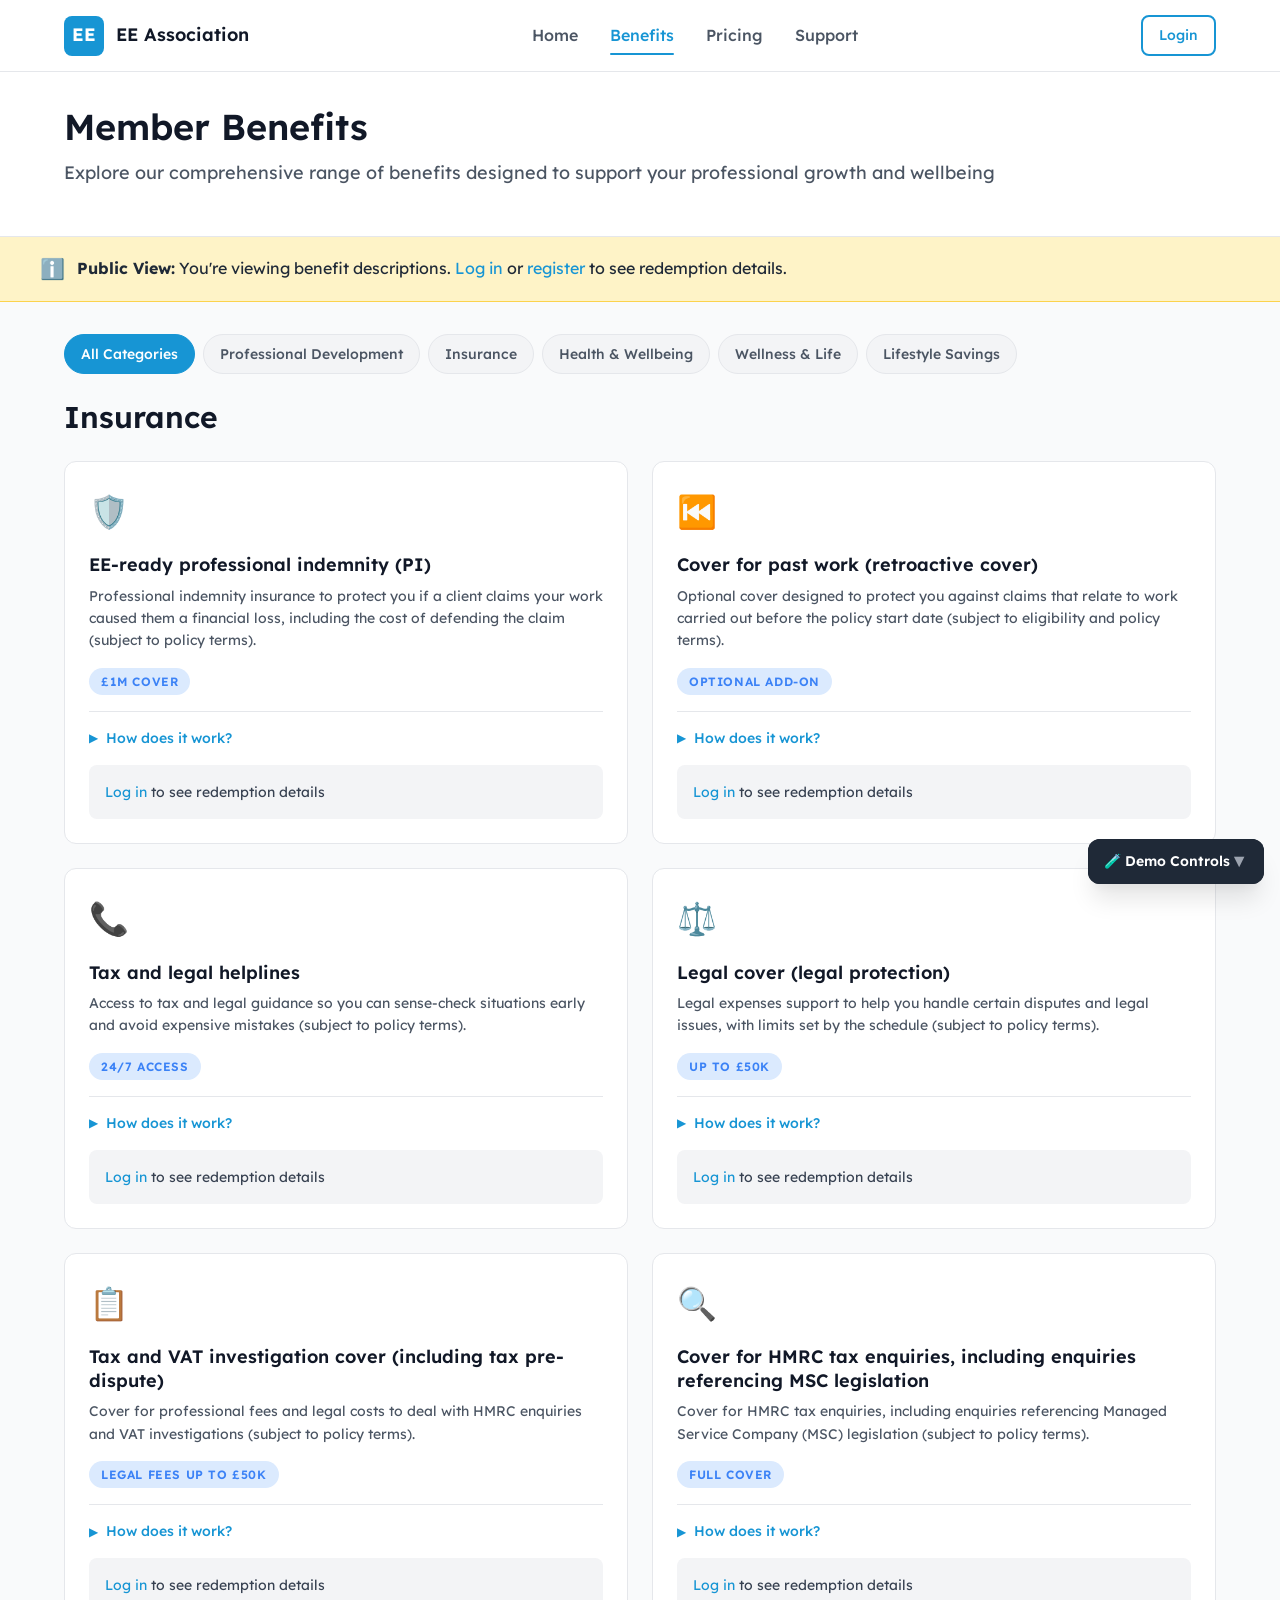
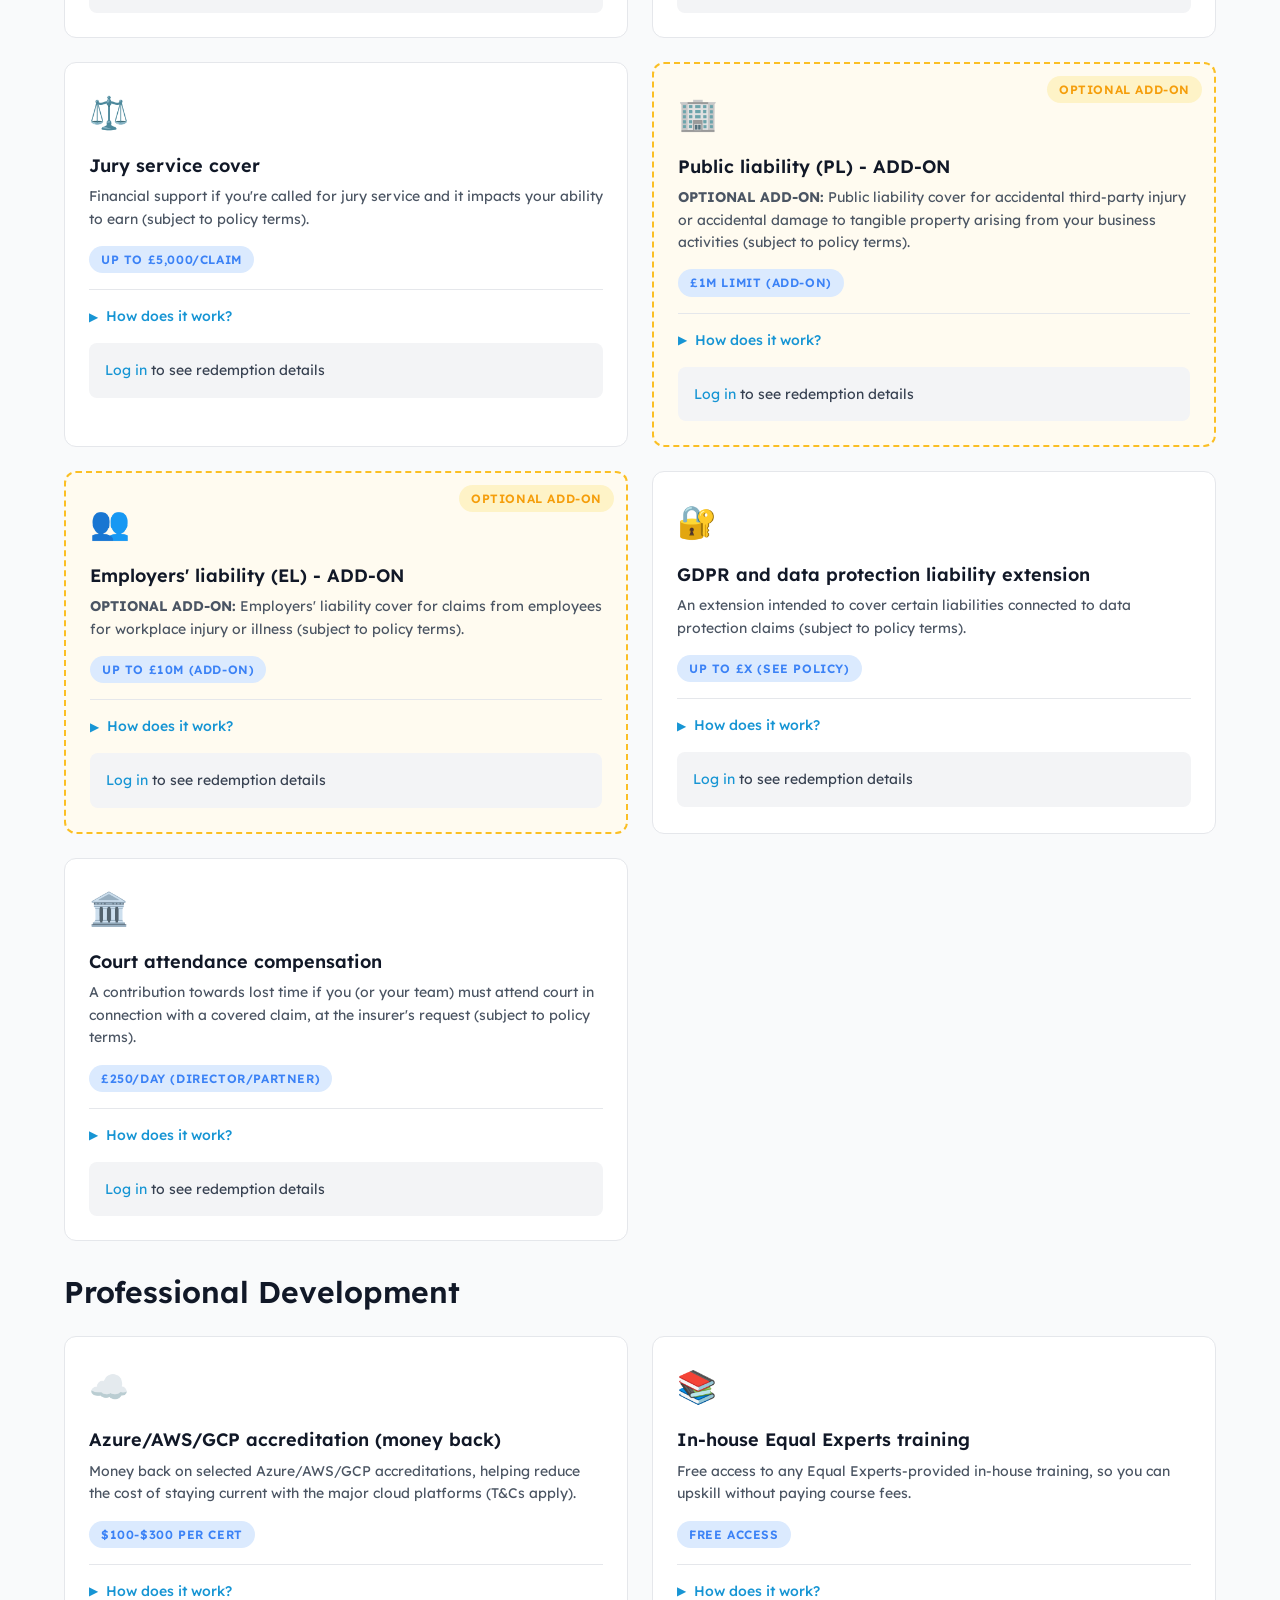
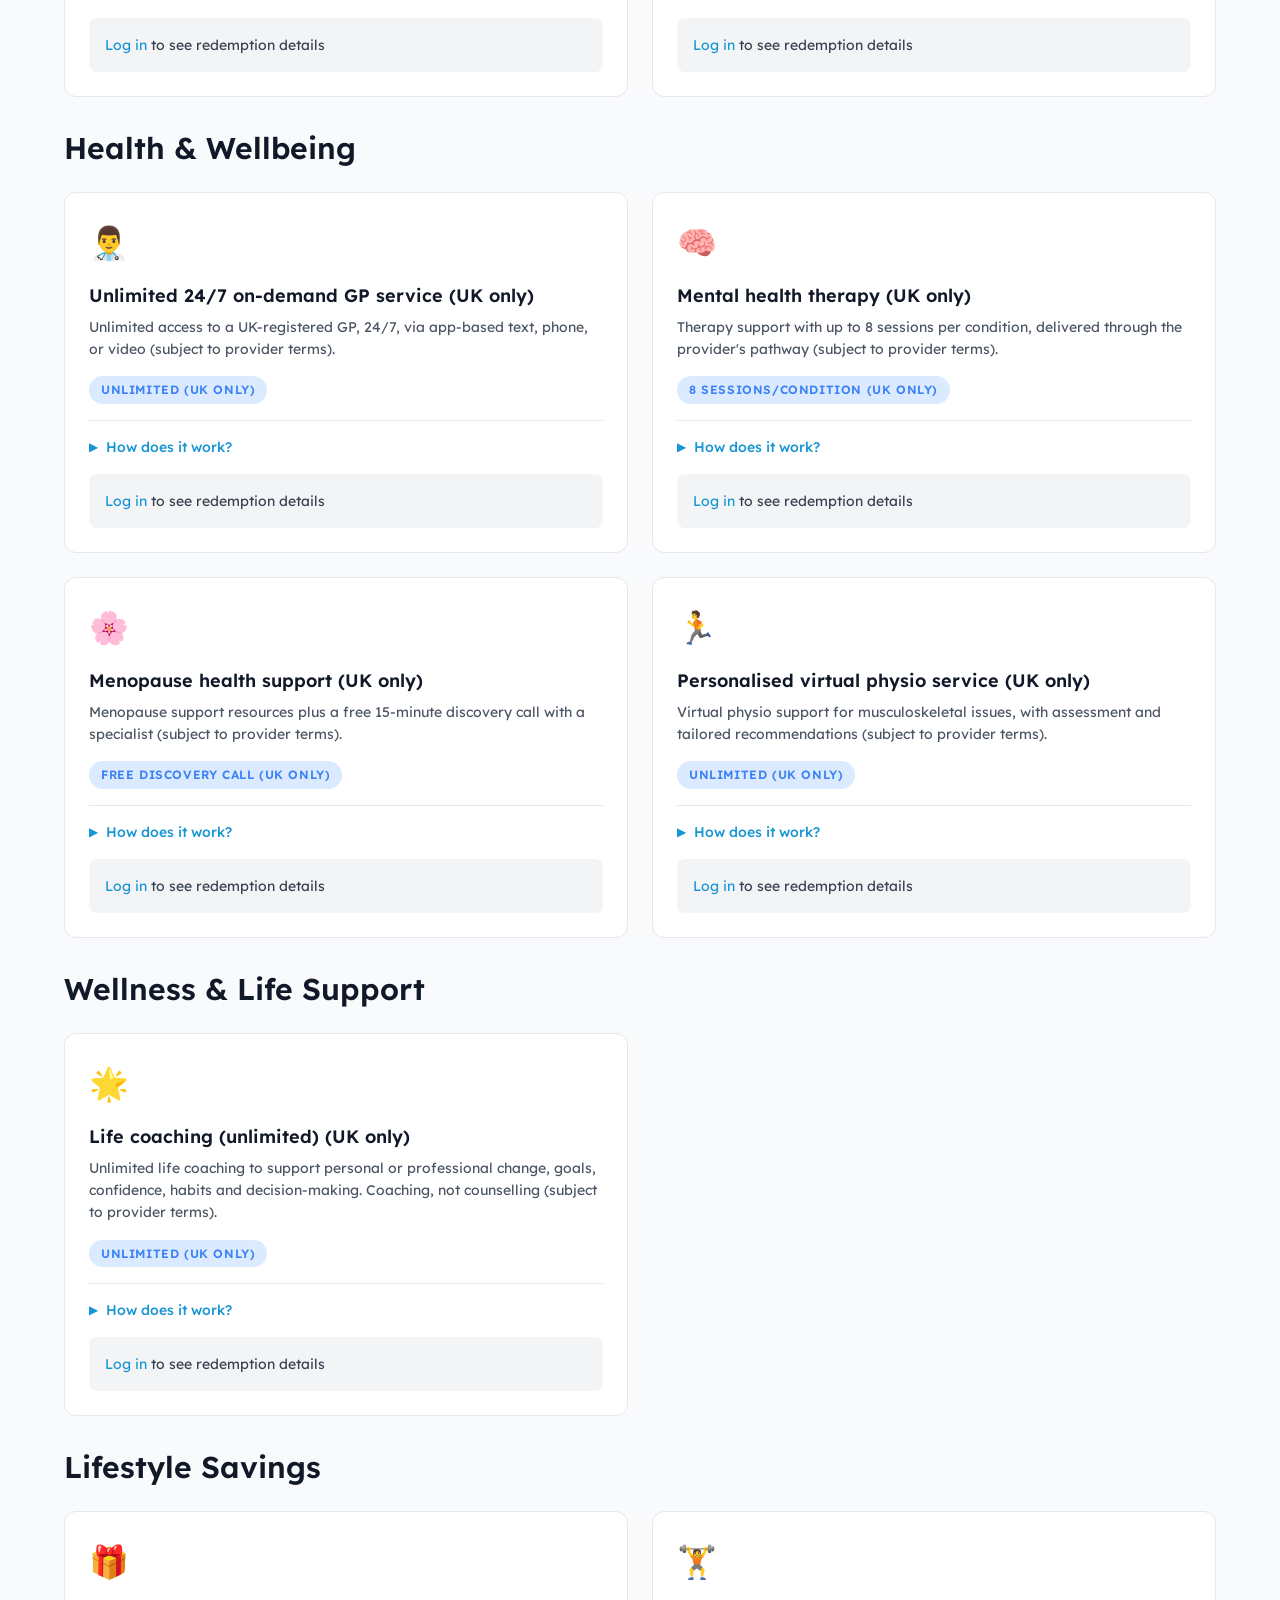
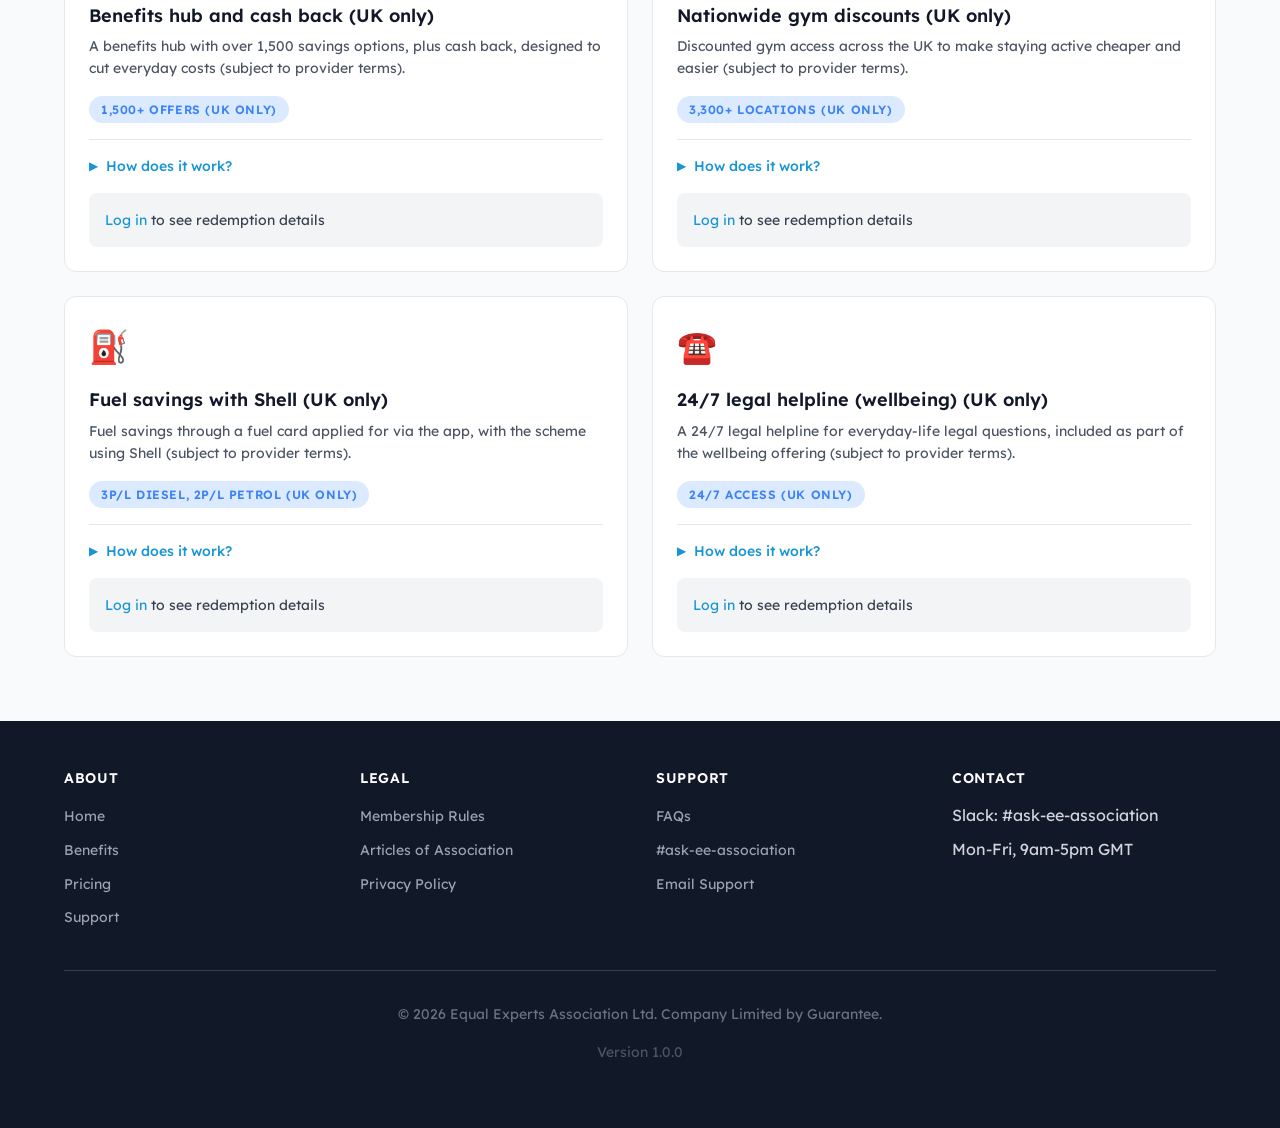
<file: benefits.html>
<!DOCTYPE html>
<html lang="en">
<head>
  <meta charset="UTF-8">
  <meta name="viewport" content="width=device-width, initial-scale=1.0">
  <title>Member Benefits - Equal Experts Association</title>
  <link rel="stylesheet" href="css/main.css">
  <link rel="stylesheet" href="css/components.css">
</head>
<body>
  <!-- Navigation -->
  <nav class="nav">
    <div class="nav-container">
      <a href="index.html" class="nav-logo">
        <div class="nav-logo-icon">EE</div>
        <span>EE Association</span>
      </a>
      
      <button class="nav-toggle" aria-label="Toggle menu">
        <span></span>
        <span></span>
        <span></span>
      </button>
      
      <!-- Public Navigation -->
      <ul class="nav-menu" id="publicNav">
        <li><a href="index.html" class="nav-link">Home</a></li>
        <li><a href="benefits.html" class="nav-link active">Benefits</a></li>
        <li><a href="pricing.html" class="nav-link">Pricing</a></li>
        <li><a href="support.html" class="nav-link">Support</a></li>
      </ul>
      
      <!-- Member Navigation -->
      <ul class="nav-menu" id="memberNav" style="display: none;">
        <li><a href="dashboard.html" class="nav-link">Dashboard</a></li>
        <li><a href="benefits.html" class="nav-link active">Benefits</a></li>
        <li><a href="pricing.html" class="nav-link">Pricing</a></li>
        <li><a href="account.html" class="nav-link">Account</a></li>
        <li><a href="support.html" class="nav-link">Support</a></li>
        <li id="adminLink" style="display: none;"><a href="admin.html" class="nav-link">Admin</a></li>
      </ul>
      
      <!-- Suspended Navigation -->
      <ul class="nav-menu" id="suspendedNav" style="display: none;">
        <li><a href="account.html" class="nav-link">Account</a></li>
        <li><a href="support.html" class="nav-link">Support</a></li>
      </ul>
      
      <div class="nav-actions" id="navActions">
        <a href="login.html" class="btn btn-secondary btn-sm">Login</a>
      </div>
    </div>
  </nav>

  <!-- Page Header -->
  <header class="page-header">
    <div class="container">
      <h1>Member Benefits</h1>
      <p class="subtitle">Explore our comprehensive range of benefits designed to support your professional growth and wellbeing</p>
    </div>
  </header>

  <!-- Member Notice (shown to non-members) -->
  <div id="memberNotice" class="notice-banner" style="display: none;">
    <div class="notice-banner-content">
      <span class="notice-banner-icon">ℹ️</span>
      <p><strong>Public View:</strong> You're viewing benefit descriptions. <a href="login.html">Log in</a> or <a href="register.html">register</a> to see redemption details.</p>
    </div>
  </div>

  <!-- Main Content -->
  <main class="page-content">
    <div class="container">
      <!-- Category Filters -->
      <div class="filter-pills" id="categoryFilters">
        <a href="#all" class="filter-pill active" data-category="all">All Categories</a>
        <a href="#professional" class="filter-pill" data-category="professional">Professional Development</a>
        <a href="#insurance" class="filter-pill" data-category="insurance">Insurance</a>
        <a href="#health" class="filter-pill" data-category="health">Health & Wellbeing</a>
        <a href="#wellness" class="filter-pill" data-category="wellness">Wellness & Life</a>
        <a href="#savings" class="filter-pill" data-category="savings">Lifestyle Savings</a>
      </div>

      <!-- Benefits Grid -->
      <div id="benefitsContainer">
        <!-- Benefits will be loaded here by JavaScript -->
      </div>
    </div>
  </main>

  <!-- Footer -->
  <footer class="footer">
    <div class="container">
      <div class="footer-content">
        <div class="footer-section">
          <h4>About</h4>
          <ul class="footer-links">
            <li><a href="index.html">Home</a></li>
            <li><a href="benefits.html">Benefits</a></li>
            <li><a href="pricing.html">Pricing</a></li>
            <li><a href="support.html">Support</a></li>
          </ul>
        </div>
        <div class="footer-section">
          <h4>Legal</h4>
          <ul class="footer-links">
            <li><a href="#">Membership Rules</a></li>
            <li><a href="#">Articles of Association</a></li>
            <li><a href="#">Privacy Policy</a></li>
          </ul>
        </div>
        <div class="footer-section">
          <h4>Support</h4>
          <ul class="footer-links">
            <li><a href="support.html">FAQs</a></li>
            <li><a href="#">#ask-ee-association</a></li>
            <li><a href="mailto:support@ee-association.com">Email Support</a></li>
          </ul>
        </div>
        <div class="footer-section">
          <h4>Contact</h4>
          <ul class="footer-links">
            <li>Slack: #ask-ee-association</li>
            <li>Mon-Fri, 9am-5pm GMT</li>
          </ul>
        </div>
      </div>
      <div class="footer-bottom">
        <p>&copy; 2026 Equal Experts Association Ltd. Company Limited by Guarantee.</p>
        <p class="text-sm text-gray" style="margin-top: var(--space-2);">Version 1.0.0</p>
      </div>
    </div>
  </footer>

  <!-- Scripts -->
  <script src="js/mock-data.js"></script>
  <script src="js/store.js"></script>
  <script src="js/auth.js"></script>
  <script src="js/nav.js"></script>
  <script src="js/demo-controls.js"></script>
  
  <script>
    // Benefits page specific functionality
    document.addEventListener('DOMContentLoaded', function() {
      const benefitsContainer = document.getElementById('benefitsContainer');
      const categoryFilters = document.getElementById('categoryFilters');
      const memberNotice = document.getElementById('memberNotice');
      const isLoggedIn = Auth.isLoggedIn();
      
      // Show notice if not logged in
      if (!isLoggedIn) {
        memberNotice.style.display = 'block';
      }
      
      // Group benefits by category
      const benefitsByCategory = {};
      window.EEAData.BENEFITS.forEach(benefit => {
        if (!benefitsByCategory[benefit.category]) {
          benefitsByCategory[benefit.category] = {
            name: benefit.categoryName,
            benefits: []
          };
        }
        benefitsByCategory[benefit.category].benefits.push(benefit);
      });
      
      // Render benefits
      function renderBenefits(category = 'all') {
        let html = '';
        
        Object.keys(benefitsByCategory).forEach(cat => {
          if (category !== 'all' && cat !== category) return;
          
          const categoryData = benefitsByCategory[cat];
          
          html += `
            <section class="mb-8" id="${cat}">
              <h2 class="mb-6">${categoryData.name}</h2>
              <div class="grid grid-2" style="gap: var(--space-6);">
          `;
          
          categoryData.benefits.forEach(benefit => {
            html += `
              <div class="benefit-card ${benefit.isAddOn ? 'benefit-card-addon' : ''}">
                ${benefit.isAddOn ? `<span class="badge badge-warning" style="position: absolute; top: 12px; right: 12px;">OPTIONAL ADD-ON</span>` : ''}
                <div class="benefit-icon">${benefit.icon}</div>
                <h3 class="benefit-title">${benefit.title}</h3>
                <p class="benefit-description">${benefit.description}</p>
                ${benefit.value ? `<span class="badge badge-info">${benefit.value}</span>` : ''}
                
                ${benefit.howItWorks ? `
                  <div class="benefit-expandable">
                    <button class="benefit-expand-btn" onclick="toggleBenefitDetails(this)">
                      <span class="expand-icon">▶</span>
                      <span class="expand-text">How does it work?</span>
                    </button>
                    <div class="benefit-expand-content" style="display: none;">
                      <p>${benefit.howItWorks}</p>
                    </div>
                  </div>
                ` : ''}
                
                ${isLoggedIn ? `
                  <div class="benefit-details">
                    <div class="benefit-details-title">How to Redeem</div>
                    <p>${benefit.redemption}</p>
                    <p class="mt-2"><strong>Provider:</strong> ${benefit.provider}</p>
                  </div>
                ` : `
                  <div class="benefit-details" style="background: var(--gray-100);">
                    <p class="text-gray"><a href="login.html">Log in</a> to see redemption details</p>
                  </div>
                `}
              </div>
            `;
          });
          
          html += `
              </div>
            </section>
          `;
        });
        
        benefitsContainer.innerHTML = html;
      }
      
      // Initial render
      renderBenefits();
      
      // Handle filter clicks
      categoryFilters.addEventListener('click', function(e) {
        if (e.target.classList.contains('filter-pill')) {
          e.preventDefault();
          
          // Update active state
          categoryFilters.querySelectorAll('.filter-pill').forEach(pill => {
            pill.classList.remove('active');
          });
          e.target.classList.add('active');
          
          // Filter benefits
          const category = e.target.dataset.category;
          renderBenefits(category);
          
          // Scroll to section if not "all"
          if (category !== 'all') {
            const section = document.getElementById(category);
            if (section) {
              section.scrollIntoView({ behavior: 'smooth', block: 'start' });
            }
          }
        }
      });
    });
    
    // Toggle benefit details
    window.toggleBenefitDetails = function(button) {
      const content = button.nextElementSibling;
      const icon = button.querySelector('.expand-icon');
      
      if (content.style.display === 'none') {
        content.style.display = 'block';
        icon.style.transform = 'rotate(90deg)';
        button.classList.add('expanded');
      } else {
        content.style.display = 'none';
        icon.style.transform = 'rotate(0deg)';
        button.classList.remove('expanded');
      }
    };
  </script>
</body>
</html>
</file>
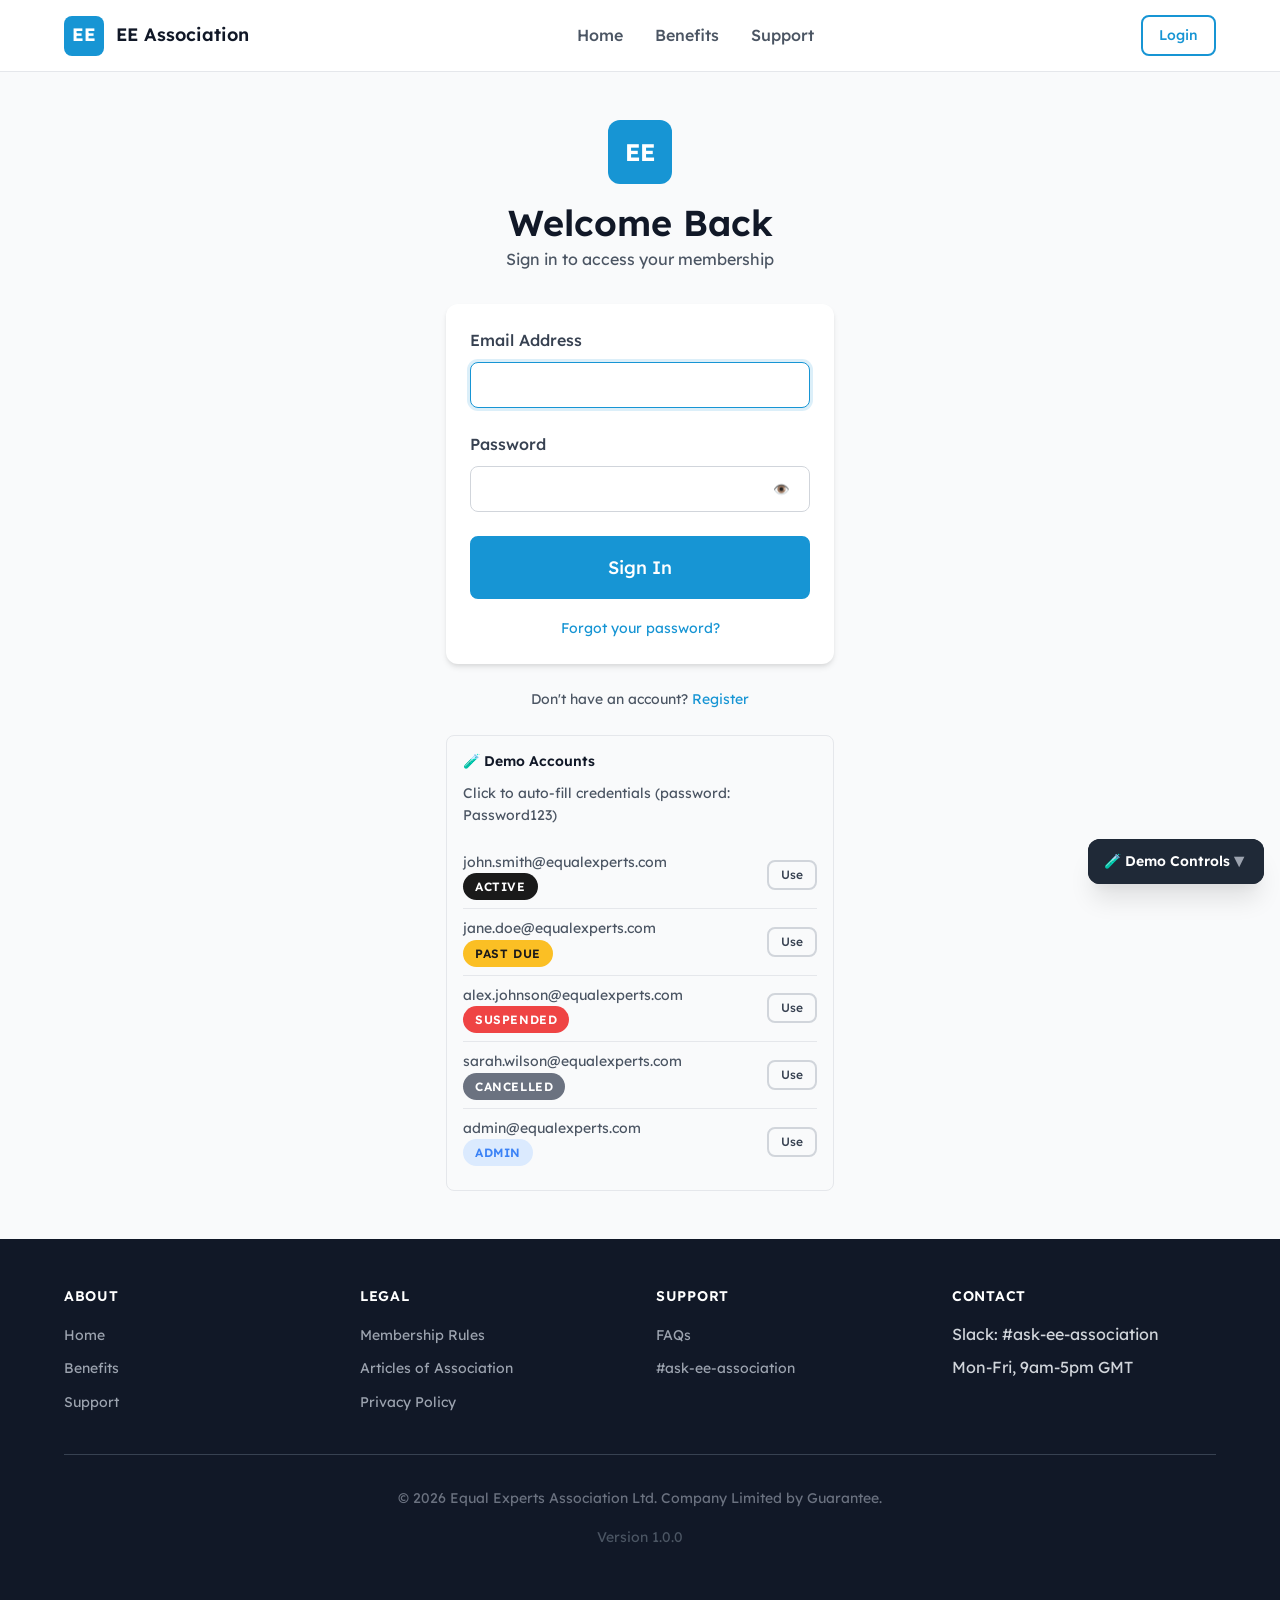
<file: dashboard.html>
<!DOCTYPE html>
<html lang="en">
<head>
  <meta charset="UTF-8">
  <meta name="viewport" content="width=device-width, initial-scale=1.0">
  <title>Dashboard - Equal Experts Association</title>
  <link rel="stylesheet" href="css/main.css">
  <link rel="stylesheet" href="css/components.css">
  <style>
    .dashboard-header {
      background: var(--white);
      border-bottom: 1px solid var(--gray-200);
      padding: var(--space-6) 0;
    }
    
    .dashboard-header-content {
      display: flex;
      justify-content: space-between;
      align-items: flex-start;
      flex-wrap: wrap;
      gap: var(--space-4);
    }
    
    .dashboard-welcome h1 {
      margin-bottom: var(--space-1);
    }
    
    .dashboard-welcome .membership-statement {
      color: var(--gray-700);
      font-weight: var(--font-medium);
      margin-bottom: var(--space-1);
    }
    
    .dashboard-welcome .subtitle {
      color: var(--gray-500);
    }
    
    .dashboard-status {
      text-align: right;
    }
    
    .quick-action-card {
      display: flex;
      align-items: center;
      gap: var(--space-4);
      padding: var(--space-5);
      background: var(--white);
      border: 1px solid var(--gray-200);
      border-radius: var(--radius-xl);
      text-decoration: none;
      color: inherit;
      transition: all var(--transition-fast);
    }
    
    .quick-action-card:hover {
      border-color: var(--ee-blue);
      box-shadow: var(--shadow-md);
      text-decoration: none;
    }
    
    .quick-action-icon {
      width: 48px;
      height: 48px;
      background: var(--ee-blue-light);
      border-radius: var(--radius-lg);
      display: flex;
      align-items: center;
      justify-content: center;
      font-size: 1.5rem;
      flex-shrink: 0;
    }
    
    .quick-action-content h4 {
      margin-bottom: var(--space-1);
      color: var(--gray-900);
    }
    
    .quick-action-content p {
      font-size: var(--font-size-sm);
      color: var(--gray-500);
      margin: 0;
    }
    
    .help-strip {
      background: var(--gray-50);
      border: 1px solid var(--gray-200);
      border-radius: var(--radius-lg);
      padding: var(--space-4) var(--space-5);
      display: flex;
      align-items: center;
      justify-content: space-between;
      flex-wrap: wrap;
      gap: var(--space-4);
    }
    
    .help-strip-content {
      display: flex;
      align-items: center;
      gap: var(--space-3);
    }
    
    .membership-card {
      background: linear-gradient(135deg, var(--ee-blue) 0%, var(--ee-blue-dark) 100%);
      color: white;
      border-radius: var(--radius-xl);
      padding: var(--space-6);
    }
    
    .membership-card h3 {
      color: white;
      margin-bottom: var(--space-4);
    }
    
    .membership-card .info-grid {
      display: grid;
      grid-template-columns: auto 1fr;
      gap: var(--space-2) var(--space-4);
    }
    
    .membership-card .info-label {
      color: rgba(255,255,255,0.7);
    }
    
    .membership-card .info-value {
      color: white;
    }
  </style>
</head>
<body>
  <!-- Navigation -->
  <nav class="nav">
    <div class="nav-container">
      <a href="index.html" class="nav-logo">
        <div class="nav-logo-icon">EE</div>
        <span>EE Association</span>
      </a>
      
      <button class="nav-toggle" aria-label="Toggle menu">
        <span></span>
        <span></span>
        <span></span>
      </button>
      
      <ul class="nav-menu" id="publicNav" style="display: none;">
        <li><a href="index.html" class="nav-link">Home</a></li>
        <li><a href="benefits.html" class="nav-link">Benefits</a></li>
        <li><a href="pricing.html" class="nav-link">Pricing</a></li>
        <li><a href="support.html" class="nav-link">Support</a></li>
      </ul>
      
      <ul class="nav-menu" id="memberNav">
        <li><a href="dashboard.html" class="nav-link active">Dashboard</a></li>
        <li><a href="benefits.html" class="nav-link">Benefits</a></li>
        <li><a href="pricing.html" class="nav-link">Pricing</a></li>
        <li><a href="account.html" class="nav-link">Account</a></li>
        <li><a href="support.html" class="nav-link">Support</a></li>
        <li id="adminLink" style="display: none;"><a href="admin.html" class="nav-link">Admin</a></li>
      </ul>
      
      <ul class="nav-menu" id="suspendedNav" style="display: none;">
        <li><a href="account.html" class="nav-link">Account</a></li>
        <li><a href="support.html" class="nav-link">Support</a></li>
      </ul>
      
      <div class="nav-actions" id="navActions">
        <a href="login.html" class="btn btn-secondary btn-sm">Login</a>
      </div>
    </div>
  </nav>

  <!-- Past Due Banner -->
  <div id="pastDueBanner" class="notice-banner" style="display: none;">
    <div class="notice-banner-content">
      <span class="notice-banner-icon">⚠️</span>
      <p><strong>Payment Issue:</strong> We're having trouble processing your payment. We'll retry automatically over the next few days. <a href="account.html#billing">Update payment method</a></p>
    </div>
  </div>

  <!-- Dashboard Header -->
  <header class="dashboard-header">
    <div class="container">
      <div class="dashboard-header-content">
        <div class="dashboard-welcome">
          <h1 id="welcomeHeading">Welcome back</h1>
          <p class="membership-statement" id="membershipStatement">You are an active member of the EE Association.</p>
          <p class="subtitle">Here are the quickest ways to get value from your membership.</p>
        </div>
        <div class="dashboard-status">
          <span id="statusBadge" class="badge badge-active">Active</span>
          <p class="text-sm text-gray mt-2"><a href="account.html#membership">Manage membership</a></p>
        </div>
      </div>
    </div>
  </header>

  <!-- Main Content -->
  <main class="page-content">
    <div class="container">
      <div class="grid grid-2" style="gap: var(--space-8); align-items: start;">
        
        <!-- Left Column -->
        <div>
          <!-- Start Here Checklist -->
          <div class="card mb-6">
            <div class="card-header">
              <h3>Start Here</h3>
              <p class="text-sm text-gray mb-0">Complete these steps to get the most from your membership</p>
            </div>
            <div class="card-body">
              <ul class="checklist" id="checklist">
                <li class="checklist-item" data-item="slack">
                  <div class="checklist-checkbox" onclick="toggleChecklistItem('slack')">
                    <span style="display: none;">✓</span>
                  </div>
                  <div class="checklist-content">
                    <div class="checklist-title">Join our Slack channel</div>
                    <div class="checklist-description">Connect with other members and get support in #ask-ee-association</div>
                  </div>
                </li>
                
                <li class="checklist-item" data-item="benefits">
                  <div class="checklist-checkbox" onclick="toggleChecklistItem('benefits')">
                    <span style="display: none;">✓</span>
                  </div>
                  <div class="checklist-content">
                    <div class="checklist-title">Explore your benefits</div>
                    <div class="checklist-description">Browse all 23 benefits and see redemption details</div>
                  </div>
                </li>
                
                <li class="checklist-item" data-item="insurance">
                  <div class="checklist-checkbox" onclick="toggleChecklistItem('insurance')">
                    <span style="display: none;">✓</span>
                  </div>
                  <div class="checklist-content">
                    <div class="checklist-title">Review your insurance coverage</div>
                    <div class="checklist-description">Understand your legal, tax, and PI protection</div>
                  </div>
                </li>
                
                <li class="checklist-item" data-item="gp">
                  <div class="checklist-checkbox" onclick="toggleChecklistItem('gp')">
                    <span style="display: none;">✓</span>
                  </div>
                  <div class="checklist-content">
                    <div class="checklist-title">Set up Virtual GP access</div>
                    <div class="checklist-description">Download the app and register for 24/7 GP consultations</div>
                  </div>
                </li>
              </ul>
            </div>
          </div>
          
          <!-- Quick Actions -->
          <h3 class="mb-4">Quick Actions</h3>
          <div class="grid" style="grid-template-columns: 1fr; gap: var(--space-4);">
            <a href="benefits.html#health" class="quick-action-card">
              <div class="quick-action-icon">👨‍⚕️</div>
              <div class="quick-action-content">
                <h4>Book a GP appointment</h4>
                <p>24/7 video consultations with NHS-registered GPs</p>
              </div>
            </a>
            
            <a href="benefits.html#professional" class="quick-action-card">
              <div class="quick-action-icon">📚</div>
              <div class="quick-action-content">
                <h4>Claim certification cashback</h4>
                <p>Get up to £300 back on cloud certifications</p>
              </div>
            </a>
            
            <a href="benefits.html#savings" class="quick-action-card">
              <div class="quick-action-icon">🛍️</div>
              <div class="quick-action-content">
                <h4>Access retail discounts</h4>
                <p>Save at 1,500+ retailers including Amazon & John Lewis</p>
              </div>
            </a>
          </div>
        </div>
        
        <!-- Right Column -->
        <div>
          <!-- Membership At a Glance -->
          <div class="membership-card mb-6">
            <h3>Membership at a Glance</h3>
            <div class="info-grid">
              <span class="info-label">Status</span>
              <span class="info-value" id="glanceStatus">Active</span>
              
              <span class="info-label">Member since</span>
              <span class="info-value" id="glanceMemberSince">-</span>
              
              <span class="info-label">Join date</span>
              <span class="info-value" id="glanceJoinDate">-</span>
              
              <span class="info-label">Activation date</span>
              <span class="info-value" id="glanceActivationDate">-</span>
              
              <span class="info-label">Commitment end</span>
              <span class="info-value" id="glanceCommitmentEnd">-</span>
              
              <span class="info-label">Next payment</span>
              <span class="info-value" id="glanceNextPayment">-</span>
            </div>
          </div>
          
          <!-- Help Strip -->
          <div class="help-strip">
            <div class="help-strip-content">
              <span style="font-size: 1.5rem;">💬</span>
              <div>
                <strong>Need help?</strong>
                <p class="text-sm text-gray mb-0">Ask in #ask-ee-association on Slack</p>
              </div>
            </div>
            <a href="support.html" class="btn btn-outline btn-sm">View FAQs</a>
          </div>
        </div>
        
      </div>
    </div>
  </main>

  <!-- Footer -->
  <footer class="footer">
    <div class="container">
      <div class="footer-content">
        <div class="footer-section">
          <h4>About</h4>
          <ul class="footer-links">
            <li><a href="index.html">Home</a></li>
            <li><a href="benefits.html">Benefits</a></li>
            <li><a href="support.html">Support</a></li>
          </ul>
        </div>
        <div class="footer-section">
          <h4>Legal</h4>
          <ul class="footer-links">
            <li><a href="#">Membership Rules</a></li>
            <li><a href="#">Articles of Association</a></li>
            <li><a href="#">Privacy Policy</a></li>
          </ul>
        </div>
        <div class="footer-section">
          <h4>Support</h4>
          <ul class="footer-links">
            <li><a href="support.html">FAQs</a></li>
            <li><a href="#">#ask-ee-association</a></li>
          </ul>
        </div>
        <div class="footer-section">
          <h4>Contact</h4>
          <ul class="footer-links">
            <li>Slack: #ask-ee-association</li>
            <li>Mon-Fri, 9am-5pm GMT</li>
          </ul>
        </div>
      </div>
      <div class="footer-bottom">
        <p>&copy; 2026 Equal Experts Association Ltd. Company Limited by Guarantee.</p>
        <p class="text-sm text-gray" style="margin-top: var(--space-2);">Version 1.0.0</p>
      </div>
    </div>
  </footer>

  <!-- Scripts -->
  <script src="js/mock-data.js"></script>
  <script src="js/store.js"></script>
  <script src="js/auth.js"></script>
  <script src="js/nav.js"></script>
  <script src="js/demo-controls.js"></script>
  
  <script>
    document.addEventListener('DOMContentLoaded', function() {
      const user = Auth.getCurrentUser();
      
      if (!user) return;
      
      // Update welcome heading
      document.getElementById('welcomeHeading').textContent = `Welcome back, ${user.firstName}`;
      
      // Update membership statement based on status
      const statements = {
        'active': 'You are an active member of the EE Association.',
        'past_due': 'You are a member of the EE Association. Please update your payment method.',
        'cancelled': `Your membership is active until ${formatDate(user.accessEndsDate)}.`
      };
      document.getElementById('membershipStatement').textContent = statements[user.status] || statements['active'];
      
      // Update status badge
      const statusBadge = document.getElementById('statusBadge');
      const badgeClasses = {
        'active': 'badge-active',
        'past_due': 'badge-past-due',
        'cancelled': 'badge-cancelled'
      };
      const badgeText = {
        'active': 'Active',
        'past_due': 'Past Due',
        'cancelled': `Active (Ends ${formatDate(user.accessEndsDate)})`
      };
      statusBadge.className = `badge ${badgeClasses[user.status] || 'badge-active'}`;
      statusBadge.textContent = badgeText[user.status] || 'Active';
      
      // Show past due banner
      if (user.status === 'past_due') {
        document.getElementById('pastDueBanner').style.display = 'block';
      }
      
      // Update membership at a glance
      document.getElementById('glanceStatus').textContent = badgeText[user.status] || 'Active';
      document.getElementById('glanceMemberSince').textContent = formatMonthYear(user.joinDate);
      document.getElementById('glanceJoinDate').textContent = formatDate(user.joinDate);
      document.getElementById('glanceActivationDate').textContent = formatDate(user.activationDate);
      document.getElementById('glanceCommitmentEnd').textContent = formatDate(user.commitmentEndDate);
      document.getElementById('glanceNextPayment').textContent = user.nextPaymentDate ? formatDate(user.nextPaymentDate) : 'N/A';
      
      // Load checklist state
      if (user.checklist) {
        Object.keys(user.checklist).forEach(item => {
          if (user.checklist[item]) {
            markChecklistComplete(item);
          }
        });
      }
    });
    
    function formatDate(dateStr) {
      if (!dateStr) return '-';
      const date = new Date(dateStr);
      return date.toLocaleDateString('en-GB', { day: 'numeric', month: 'short', year: 'numeric' });
    }
    
    function formatMonthYear(dateStr) {
      if (!dateStr) return '-';
      const date = new Date(dateStr);
      return date.toLocaleDateString('en-GB', { month: 'short', year: 'numeric' });
    }
    
    function toggleChecklistItem(item) {
      const user = Auth.getCurrentUser();
      if (!user) return;
      
      const listItem = document.querySelector(`.checklist-item[data-item="${item}"]`);
      const isCompleted = listItem.classList.contains('completed');
      
      if (isCompleted) {
        listItem.classList.remove('completed');
        listItem.querySelector('.checklist-checkbox span').style.display = 'none';
        Store.updateChecklist(user.id, item, false);
      } else {
        markChecklistComplete(item);
        Store.updateChecklist(user.id, item, true);
      }
    }
    
    function markChecklistComplete(item) {
      const listItem = document.querySelector(`.checklist-item[data-item="${item}"]`);
      if (listItem) {
        listItem.classList.add('completed');
        listItem.querySelector('.checklist-checkbox span').style.display = 'block';
      }
    }
  </script>
</body>
</html>
</file>
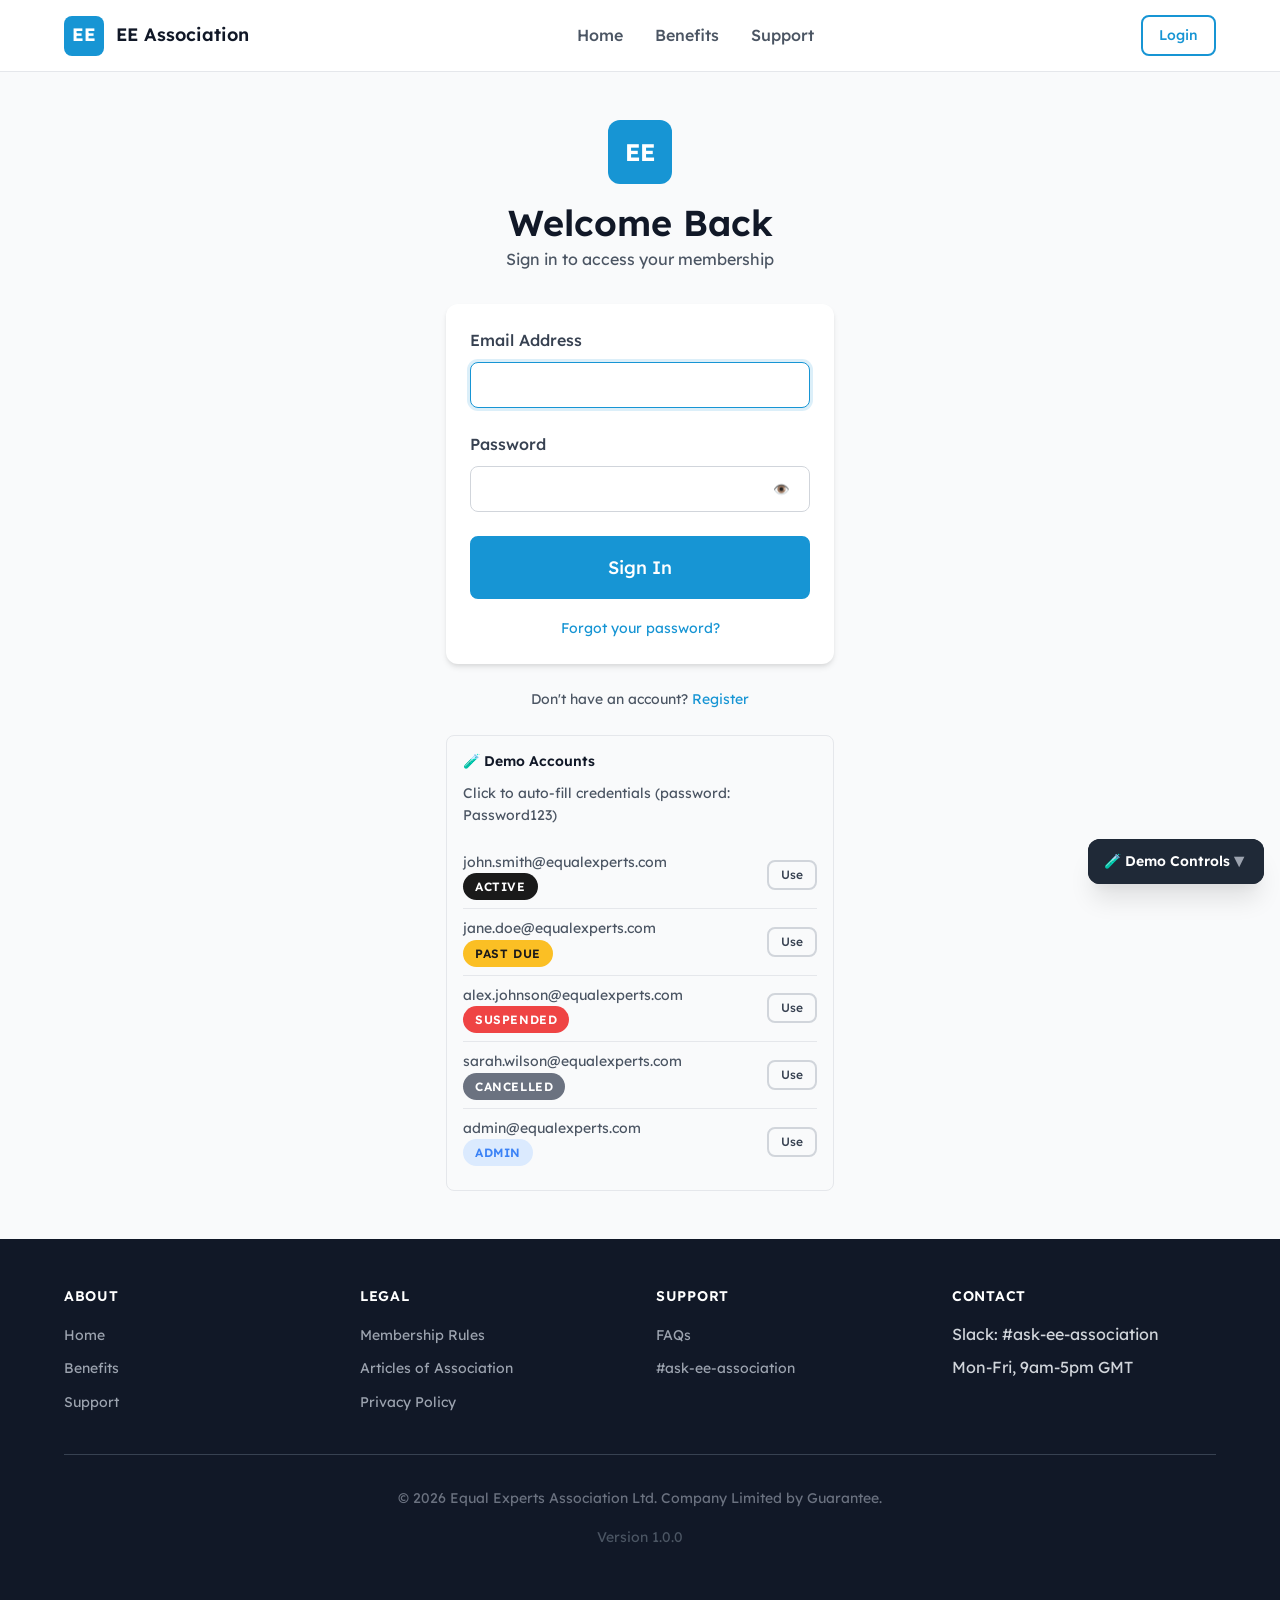
<file: login.html>
<!DOCTYPE html>
<html lang="en">
<head>
  <meta charset="UTF-8">
  <meta name="viewport" content="width=device-width, initial-scale=1.0">
  <title>Login - Equal Experts Association</title>
  <link rel="stylesheet" href="css/main.css">
  <link rel="stylesheet" href="css/components.css">
  <style>
    .login-container {
      max-width: 420px;
      margin: 0 auto;
      padding: var(--space-12) var(--space-4);
    }
    
    .login-header {
      text-align: center;
      margin-bottom: var(--space-8);
    }
    
    .login-logo {
      width: 64px;
      height: 64px;
      background: var(--ee-blue);
      color: white;
      border-radius: var(--radius-xl);
      display: flex;
      align-items: center;
      justify-content: center;
      font-size: var(--font-size-2xl);
      font-weight: var(--font-bold);
      margin: 0 auto var(--space-4);
    }
    
    .demo-accounts {
      background: var(--gray-50);
      border: 1px solid var(--gray-200);
      border-radius: var(--radius-lg);
      padding: var(--space-4);
      margin-top: var(--space-6);
    }
    
    .demo-accounts h4 {
      font-size: var(--font-size-sm);
      margin-bottom: var(--space-3);
      display: flex;
      align-items: center;
      gap: var(--space-2);
    }
    
    .demo-account {
      display: flex;
      justify-content: space-between;
      align-items: center;
      padding: var(--space-2) 0;
      border-bottom: 1px solid var(--gray-200);
      font-size: var(--font-size-sm);
    }
    
    .demo-account:last-child {
      border-bottom: none;
    }
    
    .demo-account-info {
      display: flex;
      flex-direction: column;
    }
    
    .demo-account-email {
      color: var(--gray-600);
    }
    
    .demo-account-status {
      font-size: var(--font-size-xs);
    }
    
    .demo-account button {
      padding: var(--space-1) var(--space-3);
      font-size: var(--font-size-xs);
    }
  </style>
</head>
<body>
  <!-- Navigation -->
  <nav class="nav">
    <div class="nav-container">
      <a href="index.html" class="nav-logo">
        <div class="nav-logo-icon">EE</div>
        <span>EE Association</span>
      </a>
      
      <button class="nav-toggle" aria-label="Toggle menu">
        <span></span>
        <span></span>
        <span></span>
      </button>
      
      <ul class="nav-menu" id="publicNav">
        <li><a href="index.html" class="nav-link">Home</a></li>
        <li><a href="benefits.html" class="nav-link">Benefits</a></li>
        <li><a href="support.html" class="nav-link">Support</a></li>
      </ul>
      
      <ul class="nav-menu" id="memberNav" style="display: none;">
        <li><a href="dashboard.html" class="nav-link">Dashboard</a></li>
        <li><a href="benefits.html" class="nav-link">Benefits</a></li>
        <li><a href="account.html" class="nav-link">Account</a></li>
        <li><a href="support.html" class="nav-link">Support</a></li>
      </ul>
      
      <div class="nav-actions" id="navActions">
        <a href="login.html" class="btn btn-secondary btn-sm">Login</a>
      </div>
    </div>
  </nav>

  <!-- Main Content -->
  <main class="page">
    <div class="login-container">
      <div class="login-header">
        <div class="login-logo">EE</div>
        <h1>Welcome Back</h1>
        <p class="text-gray">Sign in to access your membership</p>
      </div>
      
      <div class="card">
        <div class="card-body">
          <!-- Error Message -->
          <div id="loginError" class="alert alert-error" style="display: none;">
            <span class="alert-icon">⚠️</span>
            <div class="alert-content">
              <p class="alert-message" id="loginErrorMessage"></p>
            </div>
          </div>
          
          <form id="loginForm">
            <div class="form-group">
              <label class="form-label">Email Address</label>
              <input type="email" class="form-input" id="email" name="email" required autofocus>
            </div>
            
            <div class="form-group">
              <label class="form-label">Password</label>
              <div class="password-wrapper">
                <input type="password" class="form-input" id="password" name="password" required>
                <button type="button" class="password-toggle" onclick="togglePassword()">👁️</button>
              </div>
            </div>
            
            <button type="submit" class="btn btn-primary btn-block btn-lg" id="loginBtn">
              Sign In
            </button>
          </form>
          
          <div class="text-center mt-4">
            <a href="#" class="text-sm">Forgot your password?</a>
          </div>
        </div>
      </div>
      
      <p class="text-center text-sm text-gray mt-6">
        Don't have an account? <a href="register.html">Register</a>
      </p>
      
      <!-- Demo Accounts -->
      <div class="demo-accounts">
        <h4>🧪 Demo Accounts</h4>
        <p class="text-sm text-gray mb-3">Click to auto-fill credentials (password: Password123)</p>
        
        <div class="demo-account">
          <div class="demo-account-info">
            <span class="demo-account-email">john.smith@equalexperts.com</span>
            <span class="demo-account-status"><span class="badge badge-active">Active</span></span>
          </div>
          <button class="btn btn-outline btn-sm" onclick="fillDemo('john.smith@equalexperts.com')">Use</button>
        </div>
        
        <div class="demo-account">
          <div class="demo-account-info">
            <span class="demo-account-email">jane.doe@equalexperts.com</span>
            <span class="demo-account-status"><span class="badge badge-past-due">Past Due</span></span>
          </div>
          <button class="btn btn-outline btn-sm" onclick="fillDemo('jane.doe@equalexperts.com')">Use</button>
        </div>
        
        <div class="demo-account">
          <div class="demo-account-info">
            <span class="demo-account-email">alex.johnson@equalexperts.com</span>
            <span class="demo-account-status"><span class="badge badge-suspended">Suspended</span></span>
          </div>
          <button class="btn btn-outline btn-sm" onclick="fillDemo('alex.johnson@equalexperts.com')">Use</button>
        </div>
        
        <div class="demo-account">
          <div class="demo-account-info">
            <span class="demo-account-email">sarah.wilson@equalexperts.com</span>
            <span class="demo-account-status"><span class="badge badge-cancelled">Cancelled</span></span>
          </div>
          <button class="btn btn-outline btn-sm" onclick="fillDemo('sarah.wilson@equalexperts.com')">Use</button>
        </div>
        
        <div class="demo-account">
          <div class="demo-account-info">
            <span class="demo-account-email">admin@equalexperts.com</span>
            <span class="demo-account-status"><span class="badge badge-info">Admin</span></span>
          </div>
          <button class="btn btn-outline btn-sm" onclick="fillDemo('admin@equalexperts.com', 'Admin123')">Use</button>
        </div>
      </div>
    </div>
  </main>

  <!-- Footer -->
  <footer class="footer">
    <div class="container">
      <div class="footer-content">
        <div class="footer-section">
          <h4>About</h4>
          <ul class="footer-links">
            <li><a href="index.html">Home</a></li>
            <li><a href="benefits.html">Benefits</a></li>
            <li><a href="support.html">Support</a></li>
          </ul>
        </div>
        <div class="footer-section">
          <h4>Legal</h4>
          <ul class="footer-links">
            <li><a href="#">Membership Rules</a></li>
            <li><a href="#">Articles of Association</a></li>
            <li><a href="#">Privacy Policy</a></li>
          </ul>
        </div>
        <div class="footer-section">
          <h4>Support</h4>
          <ul class="footer-links">
            <li><a href="support.html">FAQs</a></li>
            <li><a href="#">#ask-ee-association</a></li>
          </ul>
        </div>
        <div class="footer-section">
          <h4>Contact</h4>
          <ul class="footer-links">
            <li>Slack: #ask-ee-association</li>
            <li>Mon-Fri, 9am-5pm GMT</li>
          </ul>
        </div>
      </div>
      <div class="footer-bottom">
        <p>&copy; 2026 Equal Experts Association Ltd. Company Limited by Guarantee.</p>
        <p class="text-sm text-gray" style="margin-top: var(--space-2);">Version 1.0.0</p>
      </div>
    </div>
  </footer>

  <!-- Scripts -->
  <script src="js/mock-data.js"></script>
  <script src="js/store.js"></script>
  <script src="js/auth.js"></script>
  <script src="js/nav.js"></script>
  <script src="js/demo-controls.js"></script>
  
  <script>
    function togglePassword() {
      const field = document.getElementById('password');
      field.type = field.type === 'password' ? 'text' : 'password';
    }
    
    function fillDemo(email, password = 'Password123') {
      document.getElementById('email').value = email;
      document.getElementById('password').value = password;
    }
    
    document.getElementById('loginForm').addEventListener('submit', function(e) {
      e.preventDefault();
      
      const email = document.getElementById('email').value.trim();
      const password = document.getElementById('password').value;
      const loginBtn = document.getElementById('loginBtn');
      const errorDiv = document.getElementById('loginError');
      const errorMessage = document.getElementById('loginErrorMessage');
      
      // Hide any previous error
      errorDiv.style.display = 'none';
      
      // Show loading state
      loginBtn.disabled = true;
      loginBtn.textContent = 'Signing in...';
      
      // Simulate network delay
      setTimeout(function() {
        const result = Auth.login(email, password);
        
        if (result.success) {
          // Redirect based on status
          const user = result.user;
          if (user.status === 'suspended') {
            window.location.href = 'suspended.html';
          } else {
            window.location.href = 'dashboard.html';
          }
        } else {
          // Show error
          errorMessage.textContent = result.error;
          errorDiv.style.display = 'flex';
          loginBtn.disabled = false;
          loginBtn.textContent = 'Sign In';
        }
      }, 500);
    });
  </script>
</body>
</html>
</file>
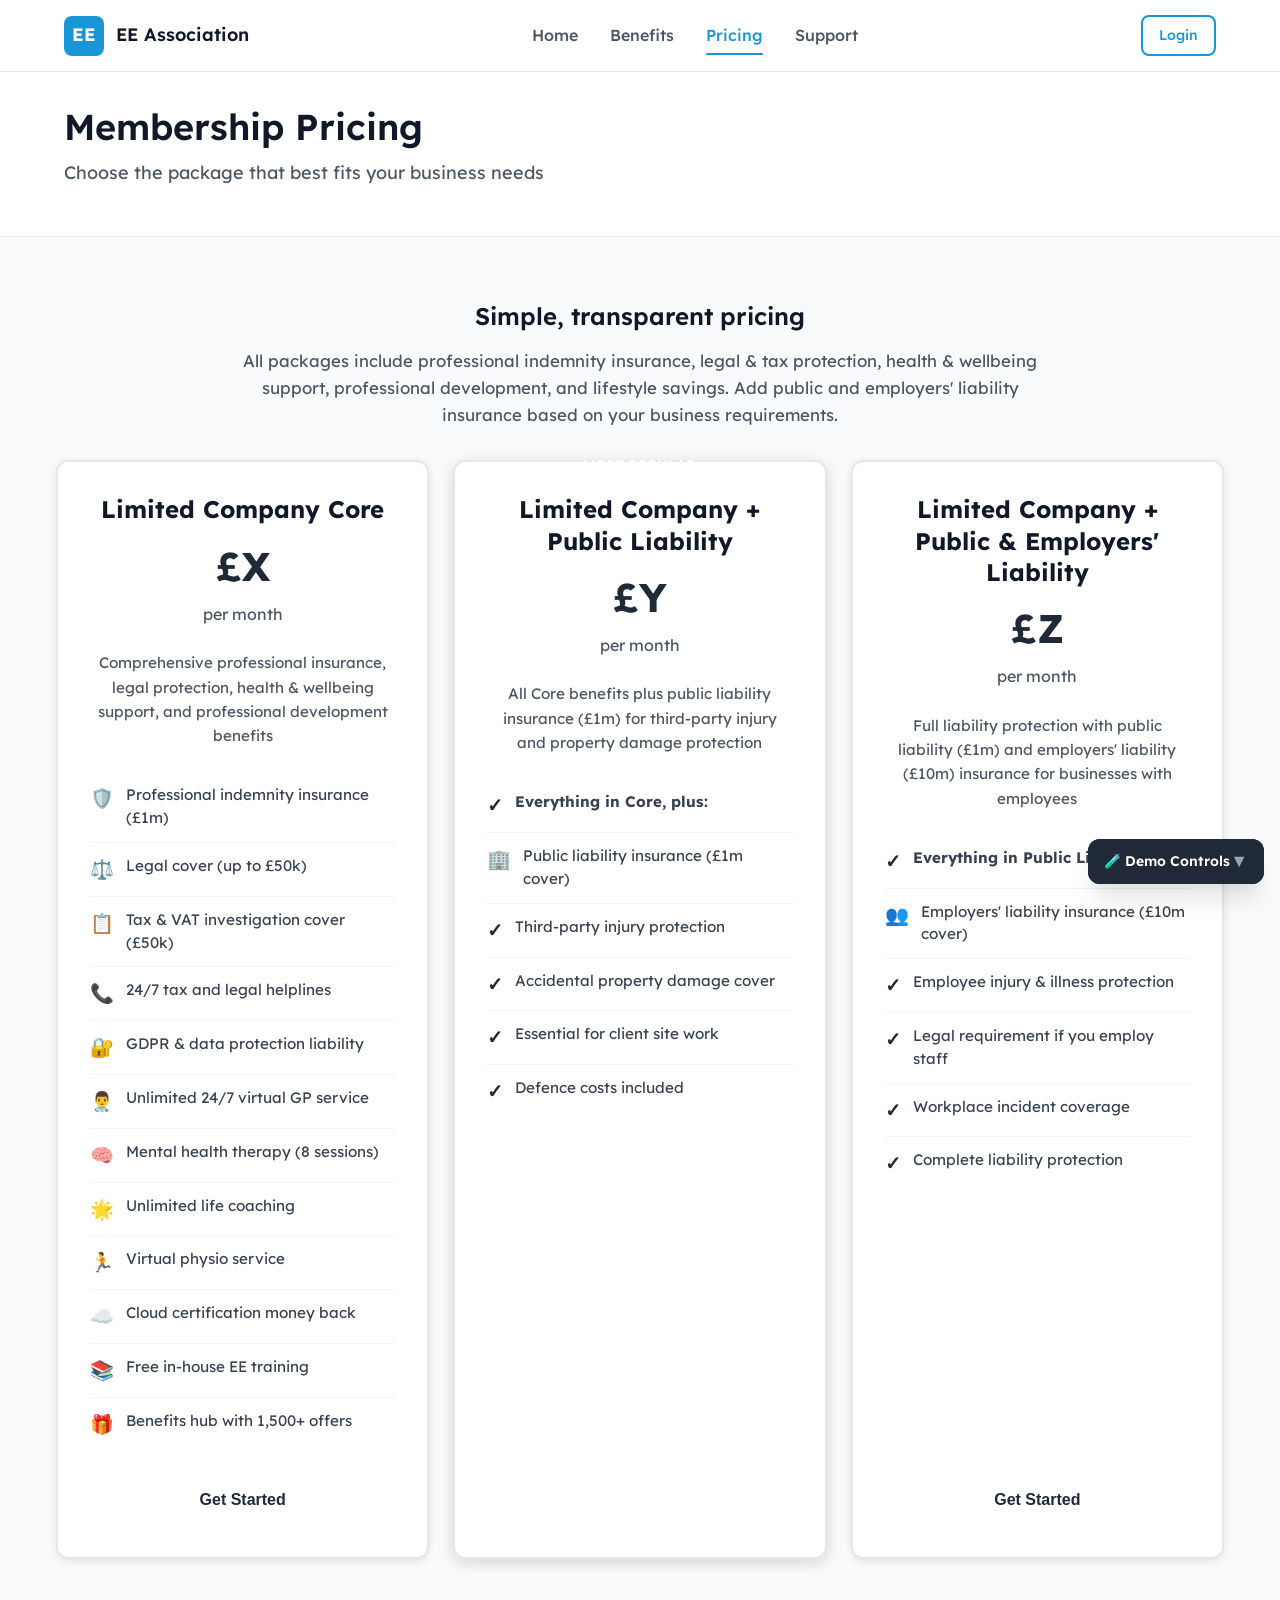
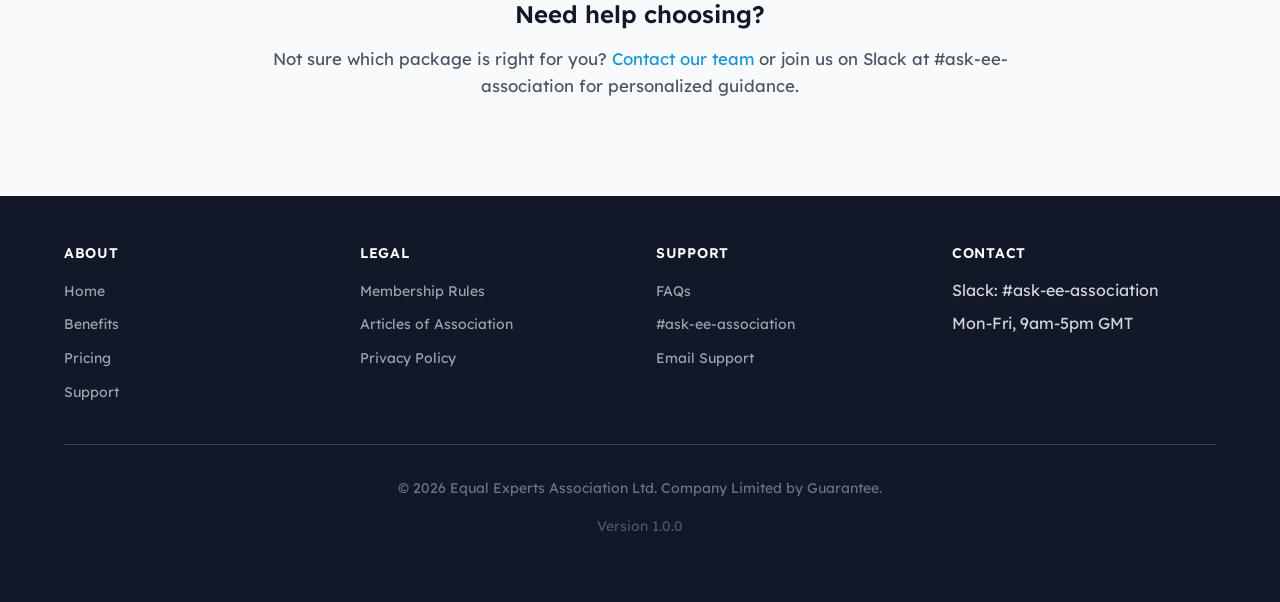
<file: pricing.html>
<!DOCTYPE html>
<html lang="en">
<head>
  <meta charset="UTF-8">
  <meta name="viewport" content="width=device-width, initial-scale=1.0">
  <title>Pricing - Equal Experts Association</title>
  <link rel="stylesheet" href="css/main.css">
  <link rel="stylesheet" href="css/components.css">
  <style>
    .pricing-container {
      max-width: 1200px;
      margin: 0 auto;
      padding: var(--space-8) var(--space-4);
    }

    .pricing-grid {
      display: grid;
      grid-template-columns: repeat(auto-fit, minmax(300px, 1fr));
      gap: var(--space-6);
      margin-top: var(--space-8);
    }

    .pricing-card {
      background: white;
      border-radius: 12px;
      padding: var(--space-8);
      box-shadow: 0 2px 8px rgba(0, 0, 0, 0.1);
      border: 2px solid var(--gray-200);
      position: relative;
      transition: all 0.3s ease;
      display: flex;
      flex-direction: column;
      min-height: 100%;
      cursor: pointer;
    }

    .pricing-card:hover {
      transform: translateY(-4px);
      box-shadow: 0 8px 24px rgba(0, 0, 0, 0.15);
    }

    .pricing-card.featured {
      /* Featured card styling - no special border */
      box-shadow: 0 4px 16px rgba(0, 0, 0, 0.15);
    }

    .pricing-card.selected {
      background: linear-gradient(135deg, #f0f9ff 0%, #e0f2fe 100%);
      border: 2px solid var(--primary);
      box-shadow: 0 8px 24px rgba(59, 130, 246, 0.3);
      transform: translateY(-4px);
    }

    .pricing-card.selected::after {
      content: '✓';
      position: absolute;
      top: 16px;
      right: 16px;
      width: 36px;
      height: 36px;
      background: var(--primary);
      color: white;
      border-radius: 50%;
      display: flex;
      align-items: center;
      justify-content: center;
      font-weight: bold;
      font-size: 1.3rem;
      z-index: 11;
      box-shadow: 0 2px 8px rgba(0, 0, 0, 0.2);
      animation: checkmarkPop 0.3s ease-out;
    }

    @keyframes checkmarkPop {
      0% {
        transform: scale(0);
        opacity: 0;
      }
      50% {
        transform: scale(1.2);
      }
      100% {
        transform: scale(1);
        opacity: 1;
      }
    }

    .pricing-badge {
      position: absolute;
      top: -12px;
      left: 50%;
      transform: translateX(-50%);
      background: var(--primary);
      color: white;
      padding: var(--space-1) var(--space-4);
      border-radius: 20px;
      font-size: 0.875rem;
      font-weight: 600;
      z-index: 5;
    }

    .pricing-header {
      text-align: center;
      margin-bottom: var(--space-6);
      position: relative;
    }

    .pricing-title {
      font-size: 1.5rem;
      font-weight: 700;
      color: var(--gray-900);
      margin-bottom: var(--space-2);
    }

    .pricing-price {
      font-size: 2.5rem;
      font-weight: 700;
      color: var(--primary);
      margin-bottom: var(--space-1);
    }

    .pricing-period {
      color: var(--gray-600);
      font-size: 1rem;
    }

    .pricing-description {
      text-align: center;
      color: var(--gray-600);
      margin-bottom: var(--space-6);
      font-size: 0.95rem;
      line-height: 1.6;
    }

    .pricing-features {
      list-style: none;
      padding: 0;
      margin: 0 0 var(--space-6) 0;
      flex-grow: 1;
    }

    .pricing-features li {
      padding: var(--space-3) 0;
      border-bottom: 1px solid var(--gray-100);
      display: flex;
      align-items: flex-start;
      font-size: 0.95rem;
      line-height: 1.5;
    }

    .pricing-features li:last-child {
      border-bottom: none;
    }

    .feature-icon {
      color: var(--primary);
      font-weight: bold;
      margin-right: var(--space-3);
      flex-shrink: 0;
      font-size: 1.2rem;
    }

    .feature-text {
      color: var(--gray-700);
    }

    .pricing-cta {
      width: 100%;
      padding: var(--space-4);
      font-size: 1rem;
      font-weight: 600;
      border-radius: 8px;
      border: none;
      cursor: pointer;
      transition: all 0.2s;
      margin-top: auto;
      flex-shrink: 0;
    }

    .pricing-cta.primary {
      background: var(--primary);
      color: white;
    }

    .pricing-cta.primary:hover {
      background: var(--primary-dark);
      transform: translateY(-2px);
      box-shadow: 0 4px 12px rgba(0, 0, 0, 0.15);
    }

    .pricing-cta.secondary {
      background: white;
      color: var(--primary);
      border: 2px solid var(--primary);
    }

    .pricing-cta.secondary:hover {
      background: var(--primary);
      color: white;
      transform: translateY(-2px);
    }

    .pricing-intro {
      text-align: center;
      max-width: 800px;
      margin: 0 auto var(--space-8) auto;
    }

    .pricing-intro h2 {
      font-size: 1.5rem;
      color: var(--gray-900);
      margin-bottom: var(--space-4);
    }

    .pricing-intro p {
      color: var(--gray-600);
      line-height: 1.6;
      font-size: 1.05rem;
    }

    /* Selected badge overlay */
    .pricing-card.selected .pricing-title::after {
      content: '✓ Selected';
      display: inline-block;
      margin-left: var(--space-3);
      padding: 4px 12px;
      background: var(--success);
      color: white;
      border-radius: 20px;
      font-size: 0.75rem;
      font-weight: 600;
      vertical-align: middle;
      animation: checkmarkPop 0.3s ease-out;
    }

    @media (max-width: 768px) {
      .pricing-grid {
        grid-template-columns: 1fr;
      }

      .pricing-price {
        font-size: 2rem;
      }
    }
  </style>
</head>
<body>
  <!-- Navigation -->
  <nav class="nav">
    <div class="nav-container">
      <a href="index.html" class="nav-logo">
        <div class="nav-logo-icon">EE</div>
        <span>EE Association</span>
      </a>
      
      <button class="nav-toggle" aria-label="Toggle menu">
        <span></span>
        <span></span>
        <span></span>
      </button>
      
      <!-- Public Navigation -->
      <ul class="nav-menu" id="publicNav">
        <li><a href="index.html" class="nav-link">Home</a></li>
        <li><a href="benefits.html" class="nav-link">Benefits</a></li>
        <li><a href="pricing.html" class="nav-link active">Pricing</a></li>
        <li><a href="support.html" class="nav-link">Support</a></li>
      </ul>
      
      <!-- Member Navigation -->
      <ul class="nav-menu" id="memberNav" style="display: none;">
        <li><a href="dashboard.html" class="nav-link">Dashboard</a></li>
        <li><a href="benefits.html" class="nav-link">Benefits</a></li>
        <li><a href="pricing.html" class="nav-link active">Pricing</a></li>
        <li><a href="account.html" class="nav-link">Account</a></li>
        <li><a href="support.html" class="nav-link">Support</a></li>
        <li id="adminLink" style="display: none;"><a href="admin.html" class="nav-link">Admin</a></li>
      </ul>
      
      <!-- Suspended Navigation -->
      <ul class="nav-menu" id="suspendedNav" style="display: none;">
        <li><a href="account.html" class="nav-link">Account</a></li>
        <li><a href="support.html" class="nav-link">Support</a></li>
      </ul>
      
      <div class="nav-actions" id="navActions">
        <a href="login.html" class="btn btn-secondary btn-sm">Login</a>
      </div>
    </div>
  </nav>

  <!-- Page Header -->
  <header class="page-header">
    <div class="container">
      <h1>Membership Pricing</h1>
      <p class="subtitle">Choose the package that best fits your business needs</p>
    </div>
  </header>

  <!-- Main Content -->
  <main class="page-content">
    <div class="pricing-container">
      
      <!-- Intro Section -->
      <div class="pricing-intro">
        <h2>Simple, transparent pricing</h2>
        <p>All packages include professional indemnity insurance, legal & tax protection, health & wellbeing support, professional development, and lifestyle savings. Add public and employers' liability insurance based on your business requirements.</p>
      </div>

      <!-- Pricing Grid -->
      <div class="pricing-grid">
        
        <!-- Package 1: Limited Company Core -->
        <div class="pricing-card">
          <div class="pricing-header">
            <h3 class="pricing-title">Limited Company Core</h3>
            <div class="pricing-price">£X</div>
            <div class="pricing-period">per month</div>
          </div>
          
          <p class="pricing-description">
            Comprehensive professional insurance, legal protection, health & wellbeing support, and professional development benefits
          </p>
          
          <ul class="pricing-features">
            <li>
              <span class="feature-icon">🛡️</span>
              <span class="feature-text">Professional indemnity insurance (£1m)</span>
            </li>
            <li>
              <span class="feature-icon">⚖️</span>
              <span class="feature-text">Legal cover (up to £50k)</span>
            </li>
            <li>
              <span class="feature-icon">📋</span>
              <span class="feature-text">Tax & VAT investigation cover (£50k)</span>
            </li>
            <li>
              <span class="feature-icon">📞</span>
              <span class="feature-text">24/7 tax and legal helplines</span>
            </li>
            <li>
              <span class="feature-icon">🔐</span>
              <span class="feature-text">GDPR & data protection liability</span>
            </li>
            <li>
              <span class="feature-icon">👨‍⚕️</span>
              <span class="feature-text">Unlimited 24/7 virtual GP service</span>
            </li>
            <li>
              <span class="feature-icon">🧠</span>
              <span class="feature-text">Mental health therapy (8 sessions)</span>
            </li>
            <li>
              <span class="feature-icon">🌟</span>
              <span class="feature-text">Unlimited life coaching</span>
            </li>
            <li>
              <span class="feature-icon">🏃</span>
              <span class="feature-text">Virtual physio service</span>
            </li>
            <li>
              <span class="feature-icon">☁️</span>
              <span class="feature-text">Cloud certification money back</span>
            </li>
            <li>
              <span class="feature-icon">📚</span>
              <span class="feature-text">Free in-house EE training</span>
            </li>
            <li>
              <span class="feature-icon">🎁</span>
              <span class="feature-text">Benefits hub with 1,500+ offers</span>
            </li>
          </ul>
          
          <button class="pricing-cta secondary">
            Get Started
          </button>
        </div>

        <!-- Package 2: Limited Company + Public Liability -->
        <div class="pricing-card featured">
          <span class="pricing-badge">MOST POPULAR</span>
          
          <div class="pricing-header">
            <h3 class="pricing-title">Limited Company + Public Liability</h3>
            <div class="pricing-price">£Y</div>
            <div class="pricing-period">per month</div>
          </div>
          
          <p class="pricing-description">
            All Core benefits plus public liability insurance (£1m) for third-party injury and property damage protection
          </p>
          
          <ul class="pricing-features">
            <li>
              <span class="feature-icon">✓</span>
              <span class="feature-text"><strong>Everything in Core, plus:</strong></span>
            </li>
            <li>
              <span class="feature-icon">🏢</span>
              <span class="feature-text">Public liability insurance (£1m cover)</span>
            </li>
            <li>
              <span class="feature-icon">✓</span>
              <span class="feature-text">Third-party injury protection</span>
            </li>
            <li>
              <span class="feature-icon">✓</span>
              <span class="feature-text">Accidental property damage cover</span>
            </li>
            <li>
              <span class="feature-icon">✓</span>
              <span class="feature-text">Essential for client site work</span>
            </li>
            <li>
              <span class="feature-icon">✓</span>
              <span class="feature-text">Defence costs included</span>
            </li>
          </ul>
          
          <button class="pricing-cta primary">
            Get Started
          </button>
        </div>

        <!-- Package 3: Limited Company + Public & Employers' Liability -->
        <div class="pricing-card">
          <div class="pricing-header">
            <h3 class="pricing-title">Limited Company + Public & Employers' Liability</h3>
            <div class="pricing-price">£Z</div>
            <div class="pricing-period">per month</div>
          </div>
          
          <p class="pricing-description">
            Full liability protection with public liability (£1m) and employers' liability (£10m) insurance for businesses with employees
          </p>
          
          <ul class="pricing-features">
            <li>
              <span class="feature-icon">✓</span>
              <span class="feature-text"><strong>Everything in Public Liability, plus:</strong></span>
            </li>
            <li>
              <span class="feature-icon">👥</span>
              <span class="feature-text">Employers' liability insurance (£10m cover)</span>
            </li>
            <li>
              <span class="feature-icon">✓</span>
              <span class="feature-text">Employee injury & illness protection</span>
            </li>
            <li>
              <span class="feature-icon">✓</span>
              <span class="feature-text">Legal requirement if you employ staff</span>
            </li>
            <li>
              <span class="feature-icon">✓</span>
              <span class="feature-text">Workplace incident coverage</span>
            </li>
            <li>
              <span class="feature-icon">✓</span>
              <span class="feature-text">Complete liability protection</span>
            </li>
          </ul>
          
          <button class="pricing-cta secondary">
            Get Started
          </button>
        </div>

      </div>

      <!-- Additional Info -->
      <div class="pricing-intro" style="margin-top: var(--space-10);">
        <h2>Need help choosing?</h2>
        <p>Not sure which package is right for you? <a href="support.html">Contact our team</a> or join us on Slack at #ask-ee-association for personalized guidance.</p>
      </div>

    </div>
  </main>

  <!-- Footer -->
  <footer class="footer">
    <div class="container">
      <div class="footer-content">
        <div class="footer-section">
          <h4>About</h4>
          <ul class="footer-links">
            <li><a href="index.html">Home</a></li>
            <li><a href="benefits.html">Benefits</a></li>
            <li><a href="pricing.html">Pricing</a></li>
            <li><a href="support.html">Support</a></li>
          </ul>
        </div>
        <div class="footer-section">
          <h4>Legal</h4>
          <ul class="footer-links">
            <li><a href="#">Membership Rules</a></li>
            <li><a href="#">Articles of Association</a></li>
            <li><a href="#">Privacy Policy</a></li>
          </ul>
        </div>
        <div class="footer-section">
          <h4>Support</h4>
          <ul class="footer-links">
            <li><a href="support.html">FAQs</a></li>
            <li><a href="#">#ask-ee-association</a></li>
            <li><a href="mailto:support@ee-association.com">Email Support</a></li>
          </ul>
        </div>
        <div class="footer-section">
          <h4>Contact</h4>
          <ul class="footer-links">
            <li>Slack: #ask-ee-association</li>
            <li>Mon-Fri, 9am-5pm GMT</li>
          </ul>
        </div>
      </div>
      <div class="footer-bottom">
        <p>&copy; 2026 Equal Experts Association Ltd. Company Limited by Guarantee.</p>
        <p class="text-sm text-gray" style="margin-top: var(--space-2);">Version 1.0.0</p>
      </div>
    </div>
  </footer>

  <!-- Scripts -->
  <script src="js/mock-data.js"></script>
  <script src="js/store.js"></script>
  <script src="js/auth.js"></script>
  <script src="js/nav.js"></script>
  <script src="js/demo-controls.js"></script>
  
  <script>
    // Package data
    const packageData = {
      'core': {
        name: 'Limited Company Core',
        price: 'X',
        description: 'Comprehensive professional insurance, legal protection, health & wellbeing support'
      },
      'public': {
        name: 'Limited Company + Public Liability',
        price: 'Y',
        description: 'Everything in Core plus public liability insurance (£1m)'
      },
      'full': {
        name: 'Limited Company + Public & Employers\' Liability',
        price: 'Z',
        description: 'Full liability protection with public and employers\' liability insurance'
      }
    };

    // Package selection handler
    function selectPackage(packageType, event) {
      // Prevent event bubbling if called from button
      if (event) {
        event.stopPropagation();
      }
      
      console.log('Selected package:', packageType);
      
      // Highlight the selected card
      highlightCard(packageType);
      
      // Store the selected package in sessionStorage
      sessionStorage.setItem('selectedPackage', packageType);
      sessionStorage.setItem('selectedPackageData', JSON.stringify(packageData[packageType]));
      
      // Redirect after a short delay to show the selection
      setTimeout(() => {
        const isLoggedIn = Auth && Auth.isLoggedIn && Auth.isLoggedIn();
        
        if (isLoggedIn) {
          // If logged in, redirect to account upgrade page
          window.location.href = 'account.html?upgrade=' + packageType;
        } else {
          // If not logged in, redirect to registration with package parameter
          window.location.href = 'register.html?package=' + packageType;
        }
      }, 300);
    }

    // Highlight selected card
    function highlightCard(packageType) {
      // Remove selected class from all cards
      document.querySelectorAll('.pricing-card').forEach(card => {
        card.classList.remove('selected');
      });
      
      // Add selected class to the clicked card
      const packageMap = {
        'core': 0,
        'public': 1,
        'full': 2
      };
      
      const cards = document.querySelectorAll('.pricing-card');
      const cardIndex = packageMap[packageType];
      if (cardIndex !== undefined && cards[cardIndex]) {
        cards[cardIndex].classList.add('selected');
      }
    }

    // Initialize page
    document.addEventListener('DOMContentLoaded', function() {
      // Make cards clickable
      const cards = document.querySelectorAll('.pricing-card');
      const packageTypes = ['core', 'public', 'full'];
      
      cards.forEach((card, index) => {
        card.addEventListener('click', function(e) {
          // Only trigger if not clicking the button directly
          if (!e.target.classList.contains('pricing-cta')) {
            selectPackage(packageTypes[index]);
          }
        });
      });
      
      // Update button onclick to pass event
      document.querySelectorAll('.pricing-cta').forEach((button, index) => {
        const packageType = packageTypes[index];
        button.onclick = function(e) {
          selectPackage(packageType, e);
        };
      });
      
      // Highlight pre-selected package from URL
      const urlParams = new URLSearchParams(window.location.search);
      const preselectedPackage = urlParams.get('package');
      
      if (preselectedPackage) {
        highlightCard(preselectedPackage);
        
        // Scroll to selected card
        const packageMap = {
          'core': 0,
          'public': 1,
          'full': 2
        };
        const cards = document.querySelectorAll('.pricing-card');
        const cardIndex = packageMap[preselectedPackage];
        if (cardIndex !== undefined && cards[cardIndex]) {
          cards[cardIndex].scrollIntoView({ behavior: 'smooth', block: 'center' });
        }
      }
    });
  </script>
</body>
</html>
</file>
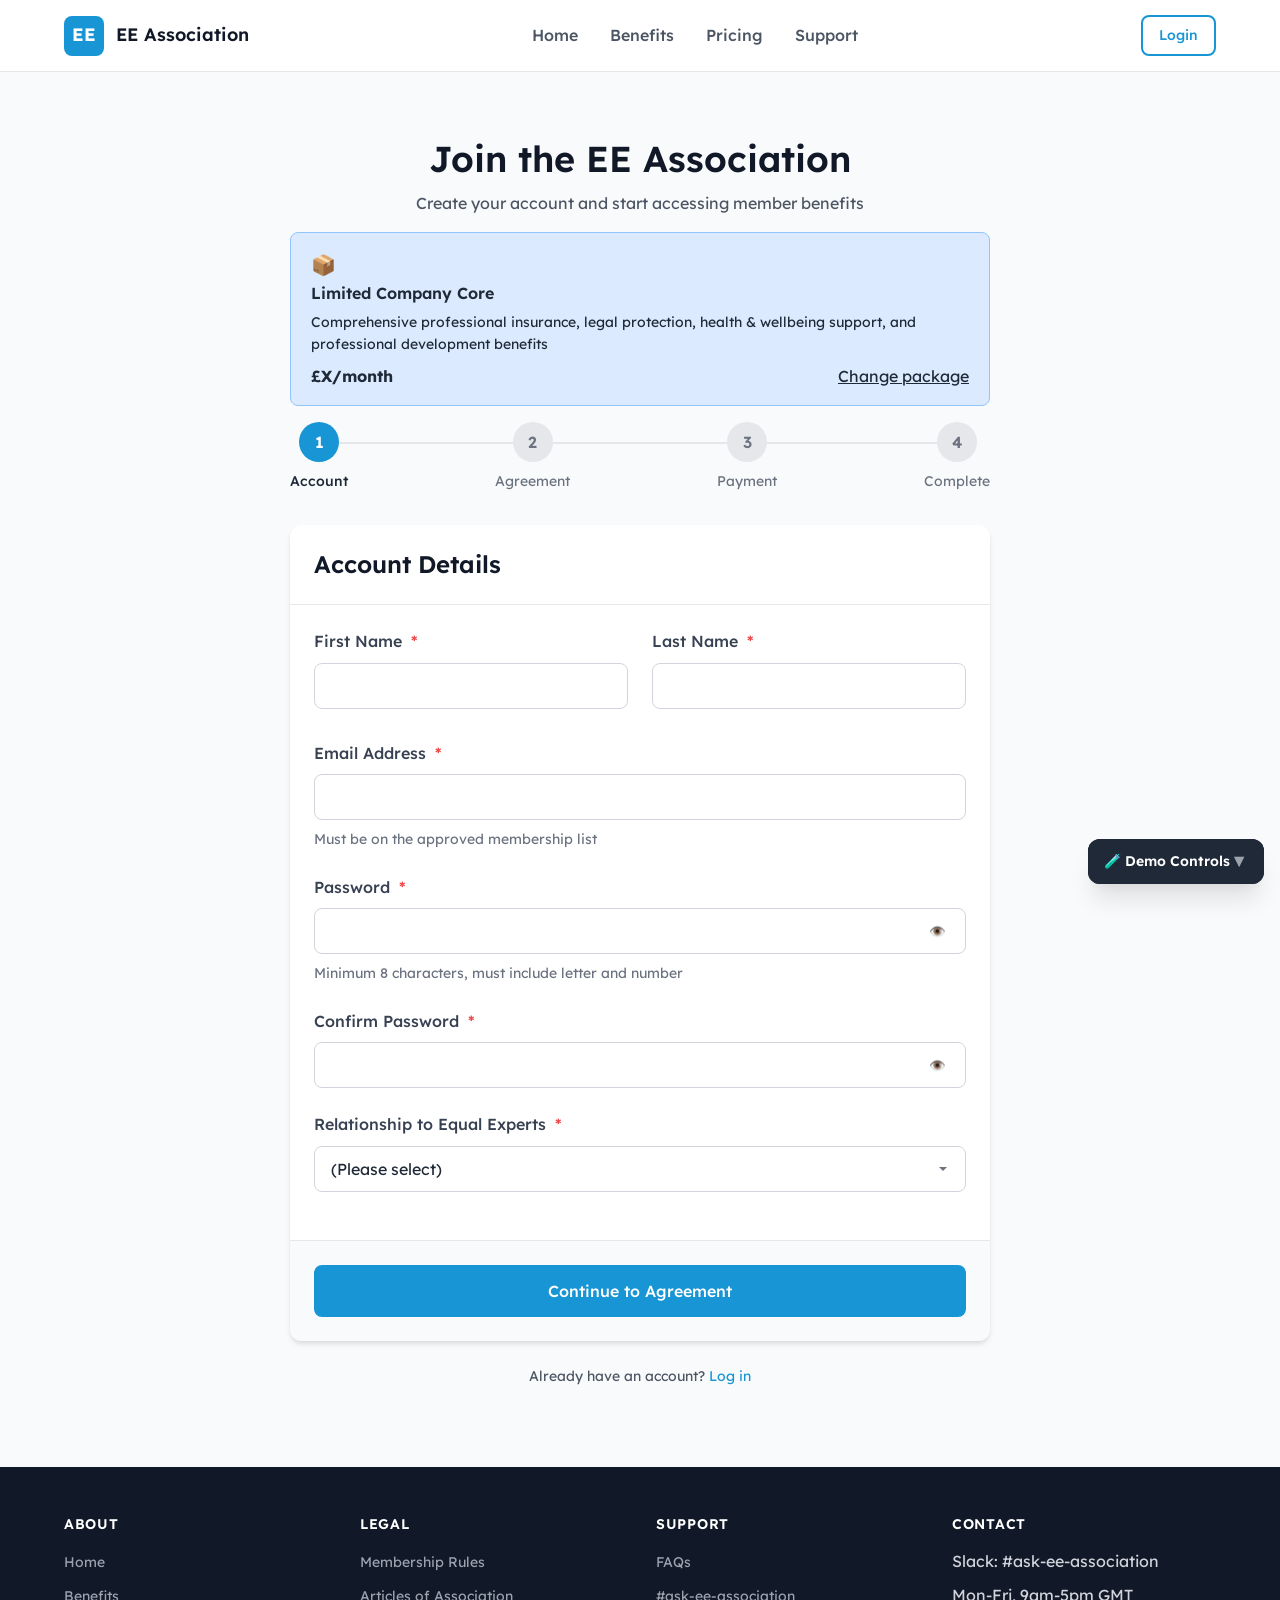
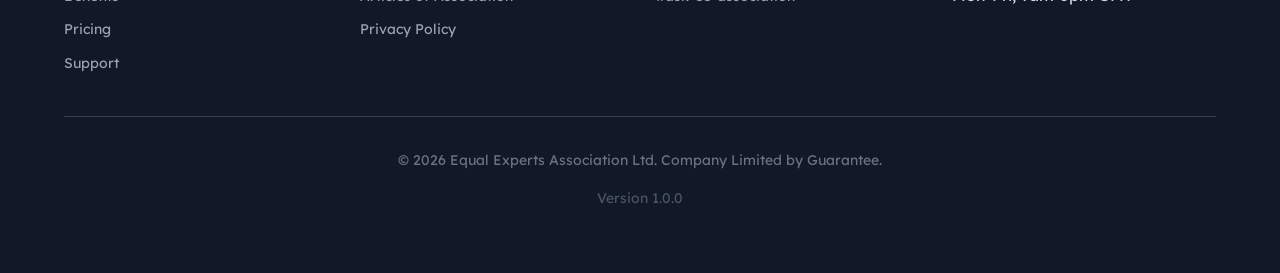
<file: register.html>
<!DOCTYPE html>
<html lang="en">
<head>
  <meta charset="UTF-8">
  <meta name="viewport" content="width=device-width, initial-scale=1.0">
  <title>Register - Equal Experts Association</title>
  <link rel="stylesheet" href="css/main.css">
  <link rel="stylesheet" href="css/components.css">
  <style>
    .registration-container {
      max-width: 700px;
      margin: 0 auto;
      padding: var(--space-8) 0;
    }
    
    .step-indicator {
      display: flex;
      justify-content: space-between;
      margin-bottom: var(--space-8);
      position: relative;
    }
    
    .step-indicator::before {
      content: '';
      position: absolute;
      top: 20px;
      left: 40px;
      right: 40px;
      height: 2px;
      background: var(--gray-200);
      z-index: 0;
    }
    
    .step {
      display: flex;
      flex-direction: column;
      align-items: center;
      position: relative;
      z-index: 1;
    }
    
    .step-number {
      width: 40px;
      height: 40px;
      border-radius: var(--radius-full);
      background: var(--gray-200);
      color: var(--gray-500);
      display: flex;
      align-items: center;
      justify-content: center;
      font-weight: var(--font-semibold);
      margin-bottom: var(--space-2);
    }
    
    .step.active .step-number {
      background: var(--ee-blue);
      color: var(--white);
    }
    
    .step.completed .step-number {
      background: var(--success);
      color: var(--white);
    }
    
    .step-label {
      font-size: var(--font-size-sm);
      color: var(--gray-500);
    }
    
    .step.active .step-label,
    .step.completed .step-label {
      color: var(--gray-800);
      font-weight: var(--font-medium);
    }
    
    .form-step {
      display: none;
    }
    
    .form-step.active {
      display: block;
    }
    
    .document-links {
      display: flex;
      gap: var(--space-4);
      margin: var(--space-4) 0;
    }
    
    .document-link {
      display: inline-flex;
      align-items: center;
      gap: var(--space-2);
      padding: var(--space-3) var(--space-4);
      background: var(--gray-50);
      border: 1px solid var(--gray-200);
      border-radius: var(--radius-lg);
      color: var(--gray-700);
      text-decoration: none;
      font-size: var(--font-size-sm);
      transition: all var(--transition-fast);
    }
    
    .document-link:hover {
      background: var(--gray-100);
      border-color: var(--gray-300);
      text-decoration: none;
    }
    
    .agreement-box {
      background: var(--gray-50);
      border: 1px solid var(--gray-200);
      border-radius: var(--radius-lg);
      padding: var(--space-5);
      margin: var(--space-4) 0;
    }
    
    .payment-summary {
      background: var(--ee-blue-light);
      border-radius: var(--radius-lg);
      padding: var(--space-5);
      margin-bottom: var(--space-6);
    }
    
    .card-input-row {
      display: grid;
      grid-template-columns: 1fr 1fr 1fr;
      gap: var(--space-4);
    }
    
    @media (max-width: 768px) {
      .card-input-row {
        grid-template-columns: 1fr;
      }
    }
  </style>
</head>
<body>
  <!-- Navigation -->
  <nav class="nav">
    <div class="nav-container">
      <a href="index.html" class="nav-logo">
        <div class="nav-logo-icon">EE</div>
        <span>EE Association</span>
      </a>
      
      <button class="nav-toggle" aria-label="Toggle menu">
        <span></span>
        <span></span>
        <span></span>
      </button>
      
      <ul class="nav-menu" id="publicNav">
        <li><a href="index.html" class="nav-link">Home</a></li>
        <li><a href="benefits.html" class="nav-link">Benefits</a></li>
        <li><a href="pricing.html" class="nav-link">Pricing</a></li>
        <li><a href="support.html" class="nav-link">Support</a></li>
      </ul>
      
      <ul class="nav-menu" id="memberNav" style="display: none;">
        <li><a href="dashboard.html" class="nav-link">Dashboard</a></li>
        <li><a href="benefits.html" class="nav-link">Benefits</a></li>
        <li><a href="account.html" class="nav-link">Account</a></li>
        <li><a href="support.html" class="nav-link">Support</a></li>
      </ul>
      
      <div class="nav-actions" id="navActions">
        <a href="login.html" class="btn btn-secondary btn-sm">Login</a>
      </div>
    </div>
  </nav>

  <!-- Main Content -->
  <main class="page-content">
    <div class="container">
      <div class="registration-container">
        <h1 class="text-center mb-2">Join the EE Association</h1>
        <p class="text-center text-gray mb-4">Create your account and start accessing member benefits</p>
        
        <!-- Selected Package Display -->
        <div id="selectedPackageDisplay" class="alert alert-info mb-6" style="display: none;">
          <span class="alert-icon">📦</span>
          <div class="alert-content">
            <div class="alert-title" id="selectedPackageName"></div>
            <p class="alert-message" id="selectedPackageDescription"></p>
            <div style="display: flex; justify-content: space-between; align-items: center; margin-top: var(--space-2);">
              <span><strong id="selectedPackagePrice"></strong></span>
              <a href="pricing.html" style="color: var(--primary); text-decoration: underline;">Change package</a>
            </div>
          </div>
        </div>
        
        <!-- Step Indicator -->
        <div class="step-indicator">
          <div class="step active" data-step="1">
            <div class="step-number">1</div>
            <span class="step-label">Account</span>
          </div>
          <div class="step" data-step="2">
            <div class="step-number">2</div>
            <span class="step-label">Agreement</span>
          </div>
          <div class="step" data-step="3">
            <div class="step-number">3</div>
            <span class="step-label">Payment</span>
          </div>
          <div class="step" data-step="4">
            <div class="step-number">4</div>
            <span class="step-label">Complete</span>
          </div>
        </div>
        
        <!-- Registration Form -->
        <form id="registrationForm">
          <!-- Step 1: Account Details -->
          <div class="form-step active" data-step="1">
            <div class="card">
              <div class="card-header">
                <h3>Account Details</h3>
              </div>
              <div class="card-body">
                <!-- Error Message -->
                <div id="step1Error" class="alert alert-error" style="display: none;">
                  <span class="alert-icon">⚠️</span>
                  <div class="alert-content">
                    <p class="alert-message" id="step1ErrorMessage"></p>
                  </div>
                </div>
                
                <div class="form-row">
                  <div class="form-group">
                    <label class="form-label">First Name <span class="required">*</span></label>
                    <input type="text" class="form-input" id="firstName" name="firstName" required maxlength="50">
                    <div class="form-error" id="firstNameError"></div>
                  </div>
                  
                  <div class="form-group">
                    <label class="form-label">Last Name <span class="required">*</span></label>
                    <input type="text" class="form-input" id="lastName" name="lastName" required maxlength="50">
                    <div class="form-error" id="lastNameError"></div>
                  </div>
                </div>
                
                <div class="form-group">
                  <label class="form-label">Email Address <span class="required">*</span></label>
                  <input type="email" class="form-input" id="email" name="email" required>
                  <div class="form-hint">Must be on the approved membership list</div>
                  <div class="form-error" id="emailError"></div>
                </div>
                
                <div class="form-group">
                  <label class="form-label">Password <span class="required">*</span></label>
                  <div class="password-wrapper">
                    <input type="password" class="form-input" id="password" name="password" required minlength="8">
                    <button type="button" class="password-toggle" onclick="togglePassword('password')">👁️</button>
                  </div>
                  <div class="form-hint">Minimum 8 characters, must include letter and number</div>
                  <div class="form-error" id="passwordError"></div>
                </div>
                
                <div class="form-group">
                  <label class="form-label">Confirm Password <span class="required">*</span></label>
                  <div class="password-wrapper">
                    <input type="password" class="form-input" id="confirmPassword" name="confirmPassword" required>
                    <button type="button" class="password-toggle" onclick="togglePassword('confirmPassword')">👁️</button>
                  </div>
                  <div class="form-error" id="confirmPasswordError"></div>
                </div>
                
                <div class="form-group">
                  <label class="form-label">Relationship to Equal Experts <span class="required">*</span></label>
                  <select class="form-select" id="relationshipToEE" name="relationshipToEE" required>
                    <option value="">(Please select)</option>
                    <option value="Current Employee">Current Employee</option>
                    <option value="Former Employee">Former Employee</option>
                    <option value="Contractor">Contractor</option>
                    <option value="Partner">Partner</option>
                  </select>
                  <div class="form-error" id="relationshipError"></div>
                </div>
              </div>
              <div class="card-footer">
                <button type="button" class="btn btn-primary btn-block" onclick="nextStep(1)">Continue to Agreement</button>
              </div>
            </div>
          </div>
          
          <!-- Step 2: Membership Agreement -->
          <div class="form-step" data-step="2">
            <div class="card">
              <div class="card-header">
                <h3>Membership Agreement</h3>
              </div>
              <div class="card-body">
                <p class="mb-4">By joining the Equal Experts Association, you are becoming a member of a company limited by guarantee. Please review the governing documents before proceeding.</p>
                
                <div class="document-links">
                  <a href="#" class="document-link" onclick="alert('PDF would open in production')">
                    📄 View Membership Rules (PDF)
                  </a>
                  <a href="#" class="document-link" onclick="alert('PDF would open in production')">
                    📄 View Articles of Association (PDF)
                  </a>
                </div>
                
                <div class="agreement-box">
                  <div class="form-check">
                    <input type="checkbox" class="form-check-input" id="rulesAccepted" name="rulesAccepted" required>
                    <label class="form-check-label" for="rulesAccepted">
                      <strong>I agree to the Membership Rules and Articles of Association.</strong>
                      <br><br>
                      I understand that the Equal Experts Association is a company limited by guarantee, and that if the Association is wound up while I am a member, or within one year after I cease to be a member, my liability is limited to £1.
                    </label>
                  </div>
                  <div class="form-error" id="rulesError"></div>
                </div>
              </div>
              <div class="card-footer" style="display: flex; gap: var(--space-4);">
                <button type="button" class="btn btn-outline" onclick="prevStep(2)">Back</button>
                <button type="button" class="btn btn-primary" style="flex: 1;" onclick="nextStep(2)">Continue to Payment</button>
              </div>
            </div>
          </div>
          
          <!-- Step 3: Payment -->
          <div class="form-step" data-step="3">
            <div class="card">
              <div class="card-header">
                <h3>Payment Information</h3>
              </div>
              <div class="card-body">
                <div class="payment-summary">
                  <h4 class="mb-2" id="paymentPackageName">Professional Membership</h4>
                  <p class="mb-2">Your first payment of <strong id="paymentAmount">£X</strong> will be processed today.</p>
                  <p class="text-sm text-gray mb-0">You'll be charged <strong id="paymentAmountRecurring">£X</strong> on the same day each month until you cancel. You can cancel at any time; cancellation stops future payments and you'll keep access until the end of your current billing period.</p>
                </div>
                
                <h4 class="mb-4">Card Details</h4>
                
                <div class="form-group">
                  <label class="form-label">Card Number <span class="required">*</span></label>
                  <input type="text" class="form-input" id="cardNumber" name="cardNumber" placeholder="1234 5678 9012 3456" maxlength="19" required>
                  <div class="form-error" id="cardNumberError"></div>
                </div>
                
                <div class="card-input-row">
                  <div class="form-group">
                    <label class="form-label">Expiry Month <span class="required">*</span></label>
                    <select class="form-select" id="expMonth" name="expMonth" required>
                      <option value="">MM</option>
                      <option value="01">01</option>
                      <option value="02">02</option>
                      <option value="03">03</option>
                      <option value="04">04</option>
                      <option value="05">05</option>
                      <option value="06">06</option>
                      <option value="07">07</option>
                      <option value="08">08</option>
                      <option value="09">09</option>
                      <option value="10">10</option>
                      <option value="11">11</option>
                      <option value="12">12</option>
                    </select>
                  </div>
                  
                  <div class="form-group">
                    <label class="form-label">Expiry Year <span class="required">*</span></label>
                    <select class="form-select" id="expYear" name="expYear" required>
                      <option value="">YYYY</option>
                      <option value="2026">2026</option>
                      <option value="2027">2027</option>
                      <option value="2028">2028</option>
                      <option value="2029">2029</option>
                      <option value="2030">2030</option>
                    </select>
                  </div>
                  
                  <div class="form-group">
                    <label class="form-label">CVC <span class="required">*</span></label>
                    <input type="text" class="form-input" id="cvc" name="cvc" placeholder="123" maxlength="4" required>
                  </div>
                </div>
                
                <div class="form-group">
                  <label class="form-label">Cardholder Name <span class="required">*</span></label>
                  <input type="text" class="form-input" id="cardholderName" name="cardholderName" required>
                </div>
                
                <h4 class="mb-4 mt-6">Billing Address</h4>
                
                <div class="form-group">
                  <label class="form-label">Address Line 1 <span class="required">*</span></label>
                  <input type="text" class="form-input" id="addressLine1" name="addressLine1" required>
                </div>
                
                <div class="form-group">
                  <label class="form-label">Address Line 2</label>
                  <input type="text" class="form-input" id="addressLine2" name="addressLine2">
                </div>
                
                <div class="form-row">
                  <div class="form-group">
                    <label class="form-label">City <span class="required">*</span></label>
                    <input type="text" class="form-input" id="city" name="city" required>
                  </div>
                  
                  <div class="form-group">
                    <label class="form-label">Postcode <span class="required">*</span></label>
                    <input type="text" class="form-input" id="postcode" name="postcode" required>
                  </div>
                </div>
                
                <div class="form-group">
                  <label class="form-label">Country <span class="required">*</span></label>
                  <select class="form-select" id="country" name="country" required>
                    <option value="United Kingdom" selected>United Kingdom</option>
                    <option value="Ireland">Ireland</option>
                    <option value="Germany">Germany</option>
                    <option value="Netherlands">Netherlands</option>
                    <option value="Portugal">Portugal</option>
                    <option value="India">India</option>
                    <option value="United States">United States</option>
                    <option value="Australia">Australia</option>
                  </select>
                </div>
                
                <div class="agreement-box">
                  <div class="form-check">
                    <input type="checkbox" class="form-check-input" id="paymentAuthorised" name="paymentAuthorised" required>
                    <label class="form-check-label" for="paymentAuthorised">
                      I authorise Equal Experts Association to charge my payment method <strong id="paymentAuthAmount">£X</strong>/month until I cancel.
                    </label>
                  </div>
                  <div class="form-error" id="paymentAuthError"></div>
                </div>
              </div>
              <div class="card-footer" style="display: flex; gap: var(--space-4);">
                <button type="button" class="btn btn-outline" onclick="prevStep(3)">Back</button>
                <button type="button" class="btn btn-primary" style="flex: 1;" onclick="nextStep(3)">Review & Complete</button>
              </div>
            </div>
          </div>
          
          <!-- Step 4: Review & Confirm -->
          <div class="form-step" data-step="4">
            <div class="card">
              <div class="card-header">
                <h3>Review & Confirm</h3>
              </div>
              <div class="card-body">
                <div class="alert alert-info">
                  <span class="alert-icon">📋</span>
                  <div class="alert-content">
                    <div class="alert-title">Registration Summary</div>
                  </div>
                </div>
                
                <div class="info-grid mb-6" id="reviewSummary">
                  <!-- Will be populated by JavaScript -->
                </div>
                
                <div style="display: flex; gap: var(--space-2); align-items: center; margin-bottom: var(--space-2);">
                  <span style="color: var(--success);">✓</span>
                  <span>Membership Rules & Articles accepted</span>
                </div>
                <div style="display: flex; gap: var(--space-2); align-items: center;">
                  <span style="color: var(--success);">✓</span>
                  <span>Payment authorisation confirmed</span>
                </div>
              </div>
              <div class="card-footer" style="display: flex; gap: var(--space-4);">
                <button type="button" class="btn btn-outline" onclick="prevStep(4)">Back</button>
                <button type="submit" class="btn btn-primary btn-lg" style="flex: 1;" id="submitBtn">
                  Create Account & Start Membership
                </button>
              </div>
            </div>
          </div>
        </form>
        
        <!-- Success Message (hidden initially) -->
        <div id="successMessage" style="display: none;">
          <div class="card">
            <div class="card-body text-center" style="padding: var(--space-12);">
              <div style="font-size: 4rem; margin-bottom: var(--space-4);">🎉</div>
              <h2 class="mb-4">Welcome to the EE Association!</h2>
              <p class="text-gray mb-6">Your membership is now active. You have full access to all member benefits.</p>
              <a href="dashboard.html" class="btn btn-primary btn-lg">Go to Dashboard</a>
            </div>
          </div>
        </div>
        
        <p class="text-center text-sm text-gray mt-6">
          Already have an account? <a href="login.html">Log in</a>
        </p>
      </div>
    </div>
  </main>

  <!-- Footer -->
  <footer class="footer">
    <div class="container">
      <div class="footer-content">
        <div class="footer-section">
          <h4>About</h4>
          <ul class="footer-links">
            <li><a href="index.html">Home</a></li>
            <li><a href="benefits.html">Benefits</a></li>
            <li><a href="pricing.html">Pricing</a></li>
            <li><a href="support.html">Support</a></li>
          </ul>
        </div>
        <div class="footer-section">
          <h4>Legal</h4>
          <ul class="footer-links">
            <li><a href="#">Membership Rules</a></li>
            <li><a href="#">Articles of Association</a></li>
            <li><a href="#">Privacy Policy</a></li>
          </ul>
        </div>
        <div class="footer-section">
          <h4>Support</h4>
          <ul class="footer-links">
            <li><a href="support.html">FAQs</a></li>
            <li><a href="#">#ask-ee-association</a></li>
          </ul>
        </div>
        <div class="footer-section">
          <h4>Contact</h4>
          <ul class="footer-links">
            <li>Slack: #ask-ee-association</li>
            <li>Mon-Fri, 9am-5pm GMT</li>
          </ul>
        </div>
      </div>
      <div class="footer-bottom">
        <p>&copy; 2026 Equal Experts Association Ltd. Company Limited by Guarantee.</p>
        <p class="text-sm text-gray" style="margin-top: var(--space-2);">Version 1.0.0</p>
      </div>
    </div>
  </footer>

  <!-- Scripts -->
  <script src="js/mock-data.js"></script>
  <script src="js/store.js"></script>
  <script src="js/auth.js"></script>
  <script src="js/nav.js"></script>
  <script src="js/demo-controls.js"></script>
  
  <script>
    let currentStep = 1;
    const totalSteps = 4;
    let selectedPackage = null;
    
    // Package data
    const packageData = {
      'core': {
        name: 'Limited Company Core',
        price: 'X',
        description: 'Comprehensive professional insurance, legal protection, health & wellbeing support, and professional development benefits'
      },
      'public': {
        name: 'Limited Company + Public Liability',
        price: 'Y',
        description: 'All Core benefits plus public liability insurance (£1m) for third-party injury and property damage protection'
      },
      'full': {
        name: 'Limited Company + Public & Employers\' Liability',
        price: 'Z',
        description: 'Full liability protection with public and employers\' liability insurance for businesses with employees'
      }
    };
    
    // Initialize package selection from URL or sessionStorage
    function initializePackage() {
      const urlParams = new URLSearchParams(window.location.search);
      const packageParam = urlParams.get('package');
      
      if (packageParam && packageData[packageParam]) {
        selectedPackage = packageData[packageParam];
        selectedPackage.type = packageParam;
      } else {
        // Try to get from sessionStorage
        const storedPackage = sessionStorage.getItem('selectedPackage');
        if (storedPackage && packageData[storedPackage]) {
          selectedPackage = packageData[storedPackage];
          selectedPackage.type = storedPackage;
        } else {
          // Default to core package
          selectedPackage = packageData['core'];
          selectedPackage.type = 'core';
        }
      }
      
      // Update UI with selected package
      updatePackageDisplay();
    }
    
    // Update UI elements with package information
    function updatePackageDisplay() {
      if (!selectedPackage) return;
      
      const priceText = `£${selectedPackage.price}`;
      
      // Show selected package banner
      const packageDisplay = document.getElementById('selectedPackageDisplay');
      if (packageDisplay) {
        document.getElementById('selectedPackageName').textContent = selectedPackage.name;
        document.getElementById('selectedPackageDescription').textContent = selectedPackage.description;
        document.getElementById('selectedPackagePrice').textContent = `${priceText}/month`;
        packageDisplay.style.display = 'block';
      }
      
      // Update payment section
      document.getElementById('paymentPackageName').textContent = selectedPackage.name;
      document.getElementById('paymentAmount').textContent = priceText;
      document.getElementById('paymentAmountRecurring').textContent = priceText;
      document.getElementById('paymentAuthAmount').textContent = priceText;
    }
    
    // Initialize on page load
    document.addEventListener('DOMContentLoaded', function() {
      initializePackage();
    });
    
    function togglePassword(fieldId) {
      const field = document.getElementById(fieldId);
      field.type = field.type === 'password' ? 'text' : 'password';
    }
    
    function updateStepIndicator() {
      document.querySelectorAll('.step').forEach(step => {
        const stepNum = parseInt(step.dataset.step);
        step.classList.remove('active', 'completed');
        if (stepNum === currentStep) {
          step.classList.add('active');
        } else if (stepNum < currentStep) {
          step.classList.add('completed');
        }
      });
      
      document.querySelectorAll('.form-step').forEach(step => {
        const stepNum = parseInt(step.dataset.step);
        step.classList.toggle('active', stepNum === currentStep);
      });
    }
    
    function validateStep1() {
      let isValid = true;
      const errors = [];
      
      // Reset errors
      document.querySelectorAll('.form-error').forEach(el => el.textContent = '');
      document.querySelectorAll('.form-input, .form-select').forEach(el => el.classList.remove('error'));
      
      const firstName = document.getElementById('firstName').value.trim();
      const lastName = document.getElementById('lastName').value.trim();
      const email = document.getElementById('email').value.trim();
      const password = document.getElementById('password').value;
      const confirmPassword = document.getElementById('confirmPassword').value;
      const relationship = document.getElementById('relationshipToEE').value;
      
      if (!firstName) {
        document.getElementById('firstNameError').textContent = 'First name is required';
        document.getElementById('firstName').classList.add('error');
        isValid = false;
      }
      
      if (!lastName) {
        document.getElementById('lastNameError').textContent = 'Last name is required';
        document.getElementById('lastName').classList.add('error');
        isValid = false;
      }
      
      if (!email) {
        document.getElementById('emailError').textContent = 'Email is required';
        document.getElementById('email').classList.add('error');
        isValid = false;
      } else if (!Store.isEmailAllowed(email)) {
        document.getElementById('emailError').textContent = 'This email address is not eligible for membership. Contact us if you believe this is an error.';
        document.getElementById('email').classList.add('error');
        isValid = false;
      } else if (Store.getMemberByEmail(email)) {
        document.getElementById('emailError').textContent = 'An account with this email address already exists.';
        document.getElementById('email').classList.add('error');
        isValid = false;
      }
      
      if (!password) {
        document.getElementById('passwordError').textContent = 'Password is required';
        document.getElementById('password').classList.add('error');
        isValid = false;
      } else if (password.length < 8) {
        document.getElementById('passwordError').textContent = 'Password must be at least 8 characters';
        document.getElementById('password').classList.add('error');
        isValid = false;
      } else if (!/[a-zA-Z]/.test(password) || !/[0-9]/.test(password)) {
        document.getElementById('passwordError').textContent = 'Password must include at least one letter and one number';
        document.getElementById('password').classList.add('error');
        isValid = false;
      }
      
      if (password !== confirmPassword) {
        document.getElementById('confirmPasswordError').textContent = 'Passwords do not match';
        document.getElementById('confirmPassword').classList.add('error');
        isValid = false;
      }
      
      if (!relationship) {
        document.getElementById('relationshipError').textContent = 'Please select your relationship to EE';
        document.getElementById('relationshipToEE').classList.add('error');
        isValid = false;
      }
      
      return isValid;
    }
    
    function validateStep2() {
      const rulesAccepted = document.getElementById('rulesAccepted').checked;
      
      if (!rulesAccepted) {
        document.getElementById('rulesError').textContent = 'You must agree to the Membership Rules and Articles to continue.';
        return false;
      }
      
      document.getElementById('rulesError').textContent = '';
      return true;
    }
    
    function validateStep3() {
      let isValid = true;
      
      const cardNumber = document.getElementById('cardNumber').value.replace(/\s/g, '');
      const expMonth = document.getElementById('expMonth').value;
      const expYear = document.getElementById('expYear').value;
      const cvc = document.getElementById('cvc').value;
      const cardholderName = document.getElementById('cardholderName').value.trim();
      const addressLine1 = document.getElementById('addressLine1').value.trim();
      const city = document.getElementById('city').value.trim();
      const postcode = document.getElementById('postcode').value.trim();
      const paymentAuthorised = document.getElementById('paymentAuthorised').checked;
      
      if (!cardNumber || cardNumber.length < 13) {
        document.getElementById('cardNumberError').textContent = 'Please enter a valid card number';
        isValid = false;
      } else {
        document.getElementById('cardNumberError').textContent = '';
      }
      
      if (!expMonth || !expYear) {
        isValid = false;
      }
      
      if (!cvc || cvc.length < 3) {
        isValid = false;
      }
      
      if (!cardholderName) {
        isValid = false;
      }
      
      if (!addressLine1) {
        isValid = false;
      }
      
      if (!city) {
        isValid = false;
      }
      
      if (!postcode) {
        isValid = false;
      }
      
      if (!paymentAuthorised) {
        document.getElementById('paymentAuthError').textContent = 'Please authorise the payment to continue.';
        isValid = false;
      } else {
        document.getElementById('paymentAuthError').textContent = '';
      }
      
      return isValid;
    }
    
    function updateReviewSummary() {
      const firstName = document.getElementById('firstName').value;
      const lastName = document.getElementById('lastName').value;
      const email = document.getElementById('email').value;
      const relationship = document.getElementById('relationshipToEE').value;
      const cardNumber = document.getElementById('cardNumber').value;
      const last4 = cardNumber.replace(/\s/g, '').slice(-4);
      
      const packageName = selectedPackage ? selectedPackage.name : 'Limited Company Core';
      const packagePrice = selectedPackage ? selectedPackage.price : 'X';
      
      document.getElementById('reviewSummary').innerHTML = `
        <span class="info-label">Name</span>
        <span class="info-value">${firstName} ${lastName}</span>
        
        <span class="info-label">Email</span>
        <span class="info-value">${email}</span>
        
        <span class="info-label">Relationship</span>
        <span class="info-value">${relationship}</span>
        
        <span class="info-label">Package</span>
        <span class="info-value">${packageName}</span>
        
        <span class="info-label">Monthly Price</span>
        <span class="info-value">£${packagePrice}/month</span>
        
        <span class="info-label">Commitment</span>
        <span class="info-value">12-month commitment, paid monthly</span>
        
        <span class="info-label">Payment Method</span>
        <span class="info-value">Card ending in ${last4}</span>
      `;
    }
    
    function nextStep(current) {
      if (current === 1 && !validateStep1()) return;
      if (current === 2 && !validateStep2()) return;
      if (current === 3 && !validateStep3()) return;
      
      if (current < totalSteps) {
        currentStep = current + 1;
        updateStepIndicator();
        
        if (currentStep === 4) {
          updateReviewSummary();
        }
        
        window.scrollTo({ top: 0, behavior: 'smooth' });
      }
    }
    
    function prevStep(current) {
      if (current > 1) {
        currentStep = current - 1;
        updateStepIndicator();
        window.scrollTo({ top: 0, behavior: 'smooth' });
      }
    }
    
    // Handle form submission
    document.getElementById('registrationForm').addEventListener('submit', function(e) {
      e.preventDefault();
      
      const submitBtn = document.getElementById('submitBtn');
      submitBtn.disabled = true;
      submitBtn.textContent = 'Processing...';
      
      // Collect form data
      const formData = {
        firstName: document.getElementById('firstName').value.trim(),
        lastName: document.getElementById('lastName').value.trim(),
        email: document.getElementById('email').value.trim(),
        password: document.getElementById('password').value,
        relationshipToEE: document.getElementById('relationshipToEE').value,
        package: selectedPackage ? selectedPackage.type : 'core',
        packageName: selectedPackage ? selectedPackage.name : 'Limited Company Core',
        packagePrice: selectedPackage ? selectedPackage.price : 'X',
        cardNumber: document.getElementById('cardNumber').value.replace(/\s/g, ''),
        expMonth: document.getElementById('expMonth').value,
        expYear: document.getElementById('expYear').value,
        cardholderName: document.getElementById('cardholderName').value.trim(),
        addressLine1: document.getElementById('addressLine1').value.trim(),
        addressLine2: document.getElementById('addressLine2').value.trim(),
        city: document.getElementById('city').value.trim(),
        postcode: document.getElementById('postcode').value.trim(),
        country: document.getElementById('country').value
      };
      
      // Simulate processing delay
      setTimeout(function() {
        const result = Auth.register(formData);
        
        if (result.success) {
          // Show success message
          document.getElementById('registrationForm').style.display = 'none';
          document.querySelector('.step-indicator').style.display = 'none';
          document.getElementById('successMessage').style.display = 'block';
        } else {
          submitBtn.disabled = false;
          submitBtn.textContent = 'Create Account & Start Membership';
          alert(result.error);
        }
      }, 1500);
    });
    
    // Format card number as user types
    document.getElementById('cardNumber').addEventListener('input', function(e) {
      let value = e.target.value.replace(/\s/g, '').replace(/\D/g, '');
      let formatted = value.match(/.{1,4}/g)?.join(' ') || value;
      e.target.value = formatted;
    });
  </script>
</body>
</html>
</file>
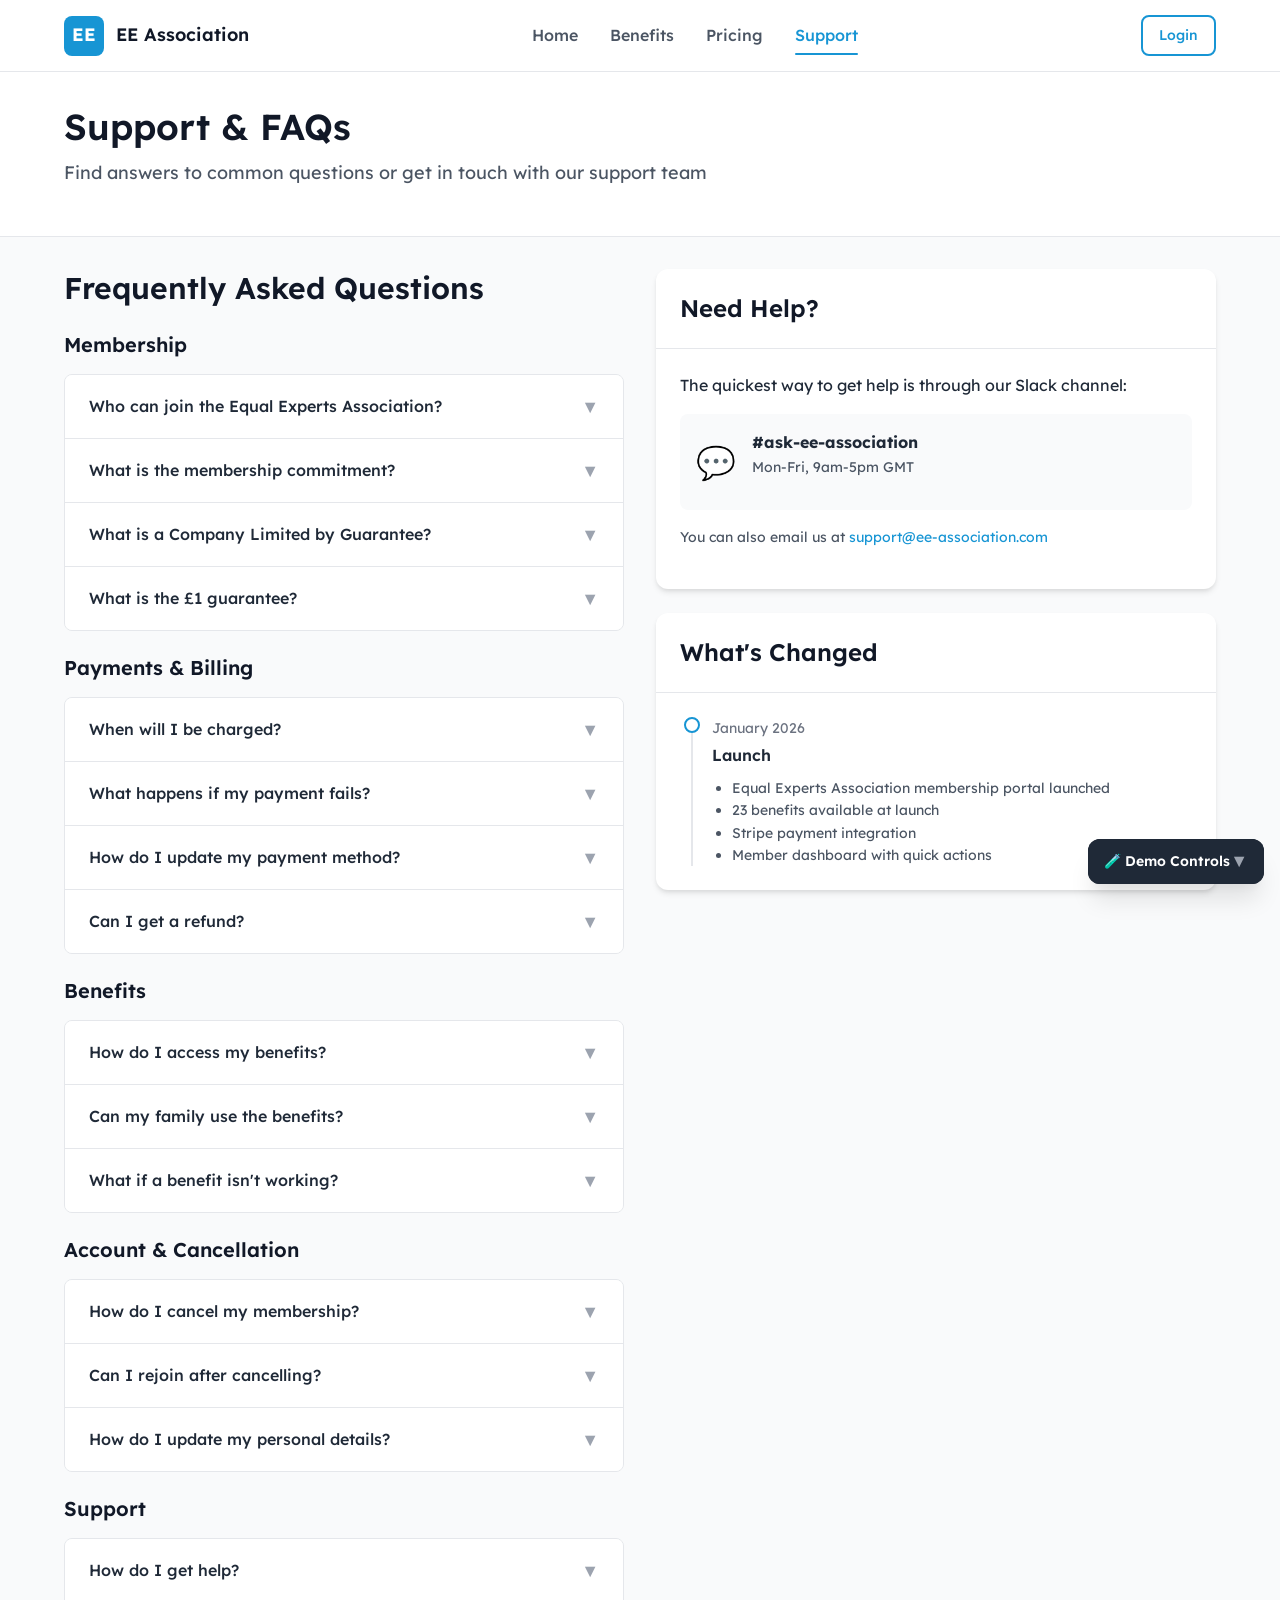
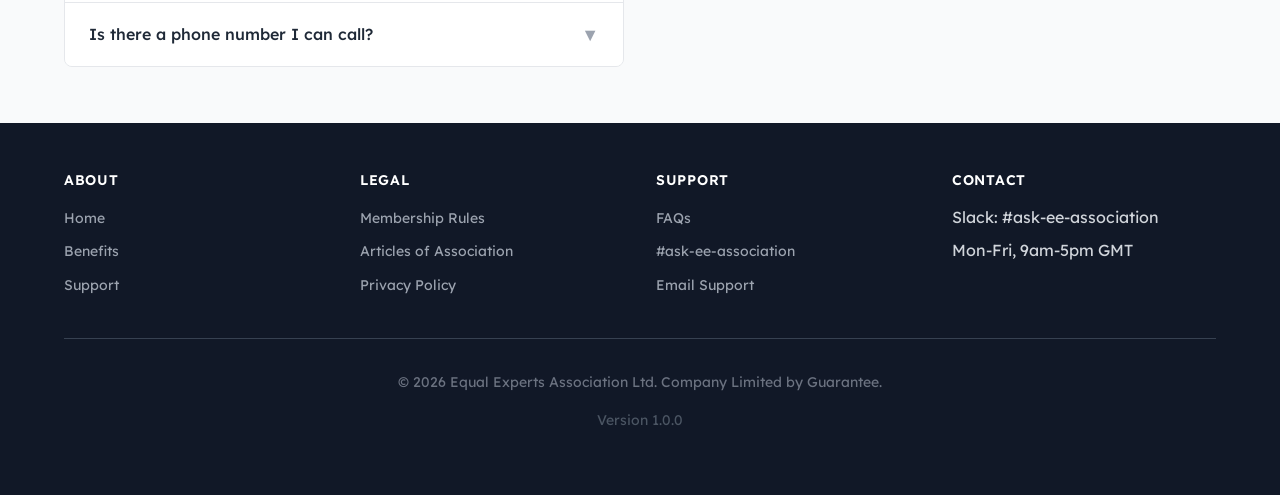
<file: support.html>
<!DOCTYPE html>
<html lang="en">
<head>
  <meta charset="UTF-8">
  <meta name="viewport" content="width=device-width, initial-scale=1.0">
  <title>Support & FAQs - Equal Experts Association</title>
  <link rel="stylesheet" href="css/main.css">
  <link rel="stylesheet" href="css/components.css">
</head>
<body>
  <!-- Navigation -->
  <nav class="nav">
    <div class="nav-container">
      <a href="index.html" class="nav-logo">
        <div class="nav-logo-icon">EE</div>
        <span>EE Association</span>
      </a>
      
      <button class="nav-toggle" aria-label="Toggle menu">
        <span></span>
        <span></span>
        <span></span>
      </button>
      
      <!-- Public Navigation -->
      <ul class="nav-menu" id="publicNav">
        <li><a href="index.html" class="nav-link">Home</a></li>
        <li><a href="benefits.html" class="nav-link">Benefits</a></li>
        <li><a href="pricing.html" class="nav-link">Pricing</a></li>
        <li><a href="support.html" class="nav-link active">Support</a></li>
      </ul>
      
      <!-- Member Navigation -->
      <ul class="nav-menu" id="memberNav" style="display: none;">
        <li><a href="dashboard.html" class="nav-link">Dashboard</a></li>
        <li><a href="benefits.html" class="nav-link">Benefits</a></li>
        <li><a href="pricing.html" class="nav-link">Pricing</a></li>
        <li><a href="account.html" class="nav-link">Account</a></li>
        <li><a href="support.html" class="nav-link active">Support</a></li>
        <li id="adminLink" style="display: none;"><a href="admin.html" class="nav-link">Admin</a></li>
      </ul>
      
      <!-- Suspended Navigation -->
      <ul class="nav-menu" id="suspendedNav" style="display: none;">
        <li><a href="account.html" class="nav-link">Account</a></li>
        <li><a href="support.html" class="nav-link active">Support</a></li>
      </ul>
      
      <div class="nav-actions" id="navActions">
        <a href="login.html" class="btn btn-secondary btn-sm">Login</a>
      </div>
    </div>
  </nav>

  <!-- Page Header -->
  <header class="page-header">
    <div class="container">
      <h1>Support & FAQs</h1>
      <p class="subtitle">Find answers to common questions or get in touch with our support team</p>
    </div>
  </header>

  <!-- Main Content -->
  <main class="page-content">
    <div class="container">
      <div class="grid grid-2" style="gap: var(--space-8); align-items: start;">
        
        <!-- FAQ Section -->
        <div>
          <h2 class="mb-6">Frequently Asked Questions</h2>
          
          <div id="faqContainer">
            <!-- FAQs will be loaded here by JavaScript -->
          </div>
        </div>
        
        <!-- Support & Changelog -->
        <div>
          <!-- Get Help Card -->
          <div class="card mb-6">
            <div class="card-header">
              <h3>Need Help?</h3>
            </div>
            <div class="card-body">
              <p class="mb-4">The quickest way to get help is through our Slack channel:</p>
              
              <div style="display: flex; align-items: center; gap: var(--space-4); padding: var(--space-4); background: var(--gray-50); border-radius: var(--radius-lg); margin-bottom: var(--space-4);">
                <span style="font-size: 2rem;">💬</span>
                <div>
                  <strong>#ask-ee-association</strong>
                  <p class="text-sm text-gray mb-0">Mon-Fri, 9am-5pm GMT</p>
                </div>
              </div>
              
              <p class="text-sm text-gray">You can also email us at <a href="mailto:support@ee-association.com">support@ee-association.com</a></p>
            </div>
          </div>
          
          <!-- What's Changed Section -->
          <div class="card">
            <div class="card-header">
              <h3>What's Changed</h3>
            </div>
            <div class="card-body">
              <div class="timeline" id="changelogContainer">
                <!-- Changelog will be loaded here by JavaScript -->
              </div>
            </div>
          </div>
        </div>
        
      </div>
    </div>
  </main>

  <!-- Footer -->
  <footer class="footer">
    <div class="container">
      <div class="footer-content">
        <div class="footer-section">
          <h4>About</h4>
          <ul class="footer-links">
            <li><a href="index.html">Home</a></li>
            <li><a href="benefits.html">Benefits</a></li>
            <li><a href="support.html">Support</a></li>
          </ul>
        </div>
        <div class="footer-section">
          <h4>Legal</h4>
          <ul class="footer-links">
            <li><a href="#">Membership Rules</a></li>
            <li><a href="#">Articles of Association</a></li>
            <li><a href="#">Privacy Policy</a></li>
          </ul>
        </div>
        <div class="footer-section">
          <h4>Support</h4>
          <ul class="footer-links">
            <li><a href="support.html">FAQs</a></li>
            <li><a href="#">#ask-ee-association</a></li>
            <li><a href="mailto:support@ee-association.com">Email Support</a></li>
          </ul>
        </div>
        <div class="footer-section">
          <h4>Contact</h4>
          <ul class="footer-links">
            <li>Slack: #ask-ee-association</li>
            <li>Mon-Fri, 9am-5pm GMT</li>
          </ul>
        </div>
      </div>
      <div class="footer-bottom">
        <p>&copy; 2026 Equal Experts Association Ltd. Company Limited by Guarantee.</p>
        <p class="text-sm text-gray" style="margin-top: var(--space-2);">Version 1.0.0</p>
      </div>
    </div>
  </footer>

  <!-- Scripts -->
  <script src="js/mock-data.js"></script>
  <script src="js/store.js"></script>
  <script src="js/auth.js"></script>
  <script src="js/nav.js"></script>
  <script src="js/demo-controls.js"></script>
  
  <script>
    document.addEventListener('DOMContentLoaded', function() {
      const faqContainer = document.getElementById('faqContainer');
      const changelogContainer = document.getElementById('changelogContainer');
      
      // Render FAQs
      let faqHTML = '';
      window.EEAData.FAQ_DATA.forEach((category, catIndex) => {
        faqHTML += `
          <div class="mb-6">
            <h4 class="mb-4">${category.category}</h4>
            <div class="accordion">
        `;
        
        category.questions.forEach((item, index) => {
          const id = `faq-${catIndex}-${index}`;
          faqHTML += `
            <div class="accordion-item" data-id="${id}">
              <button class="accordion-header">
                <span>${item.question}</span>
                <span class="accordion-icon">▼</span>
              </button>
              <div class="accordion-body">
                <p>${item.answer}</p>
              </div>
            </div>
          `;
        });
        
        faqHTML += `
            </div>
          </div>
        `;
      });
      faqContainer.innerHTML = faqHTML;
      
      // Accordion functionality
      faqContainer.addEventListener('click', function(e) {
        const header = e.target.closest('.accordion-header');
        if (header) {
          const item = header.parentElement;
          item.classList.toggle('active');
        }
      });
      
      // Render Changelog
      let changelogHTML = '';
      window.EEAData.CHANGELOG_DATA.forEach(entry => {
        changelogHTML += `
          <div class="timeline-item">
            <div class="timeline-dot"></div>
            <div class="timeline-date">${entry.date}</div>
            <div class="timeline-title">${entry.title}</div>
            <div class="timeline-content">
              <ul style="margin: 0; padding-left: var(--space-5);">
                ${entry.items.map(item => `<li>${item}</li>`).join('')}
              </ul>
            </div>
          </div>
        `;
      });
      changelogContainer.innerHTML = changelogHTML;
    });
  </script>
</body>
</html>
</file>
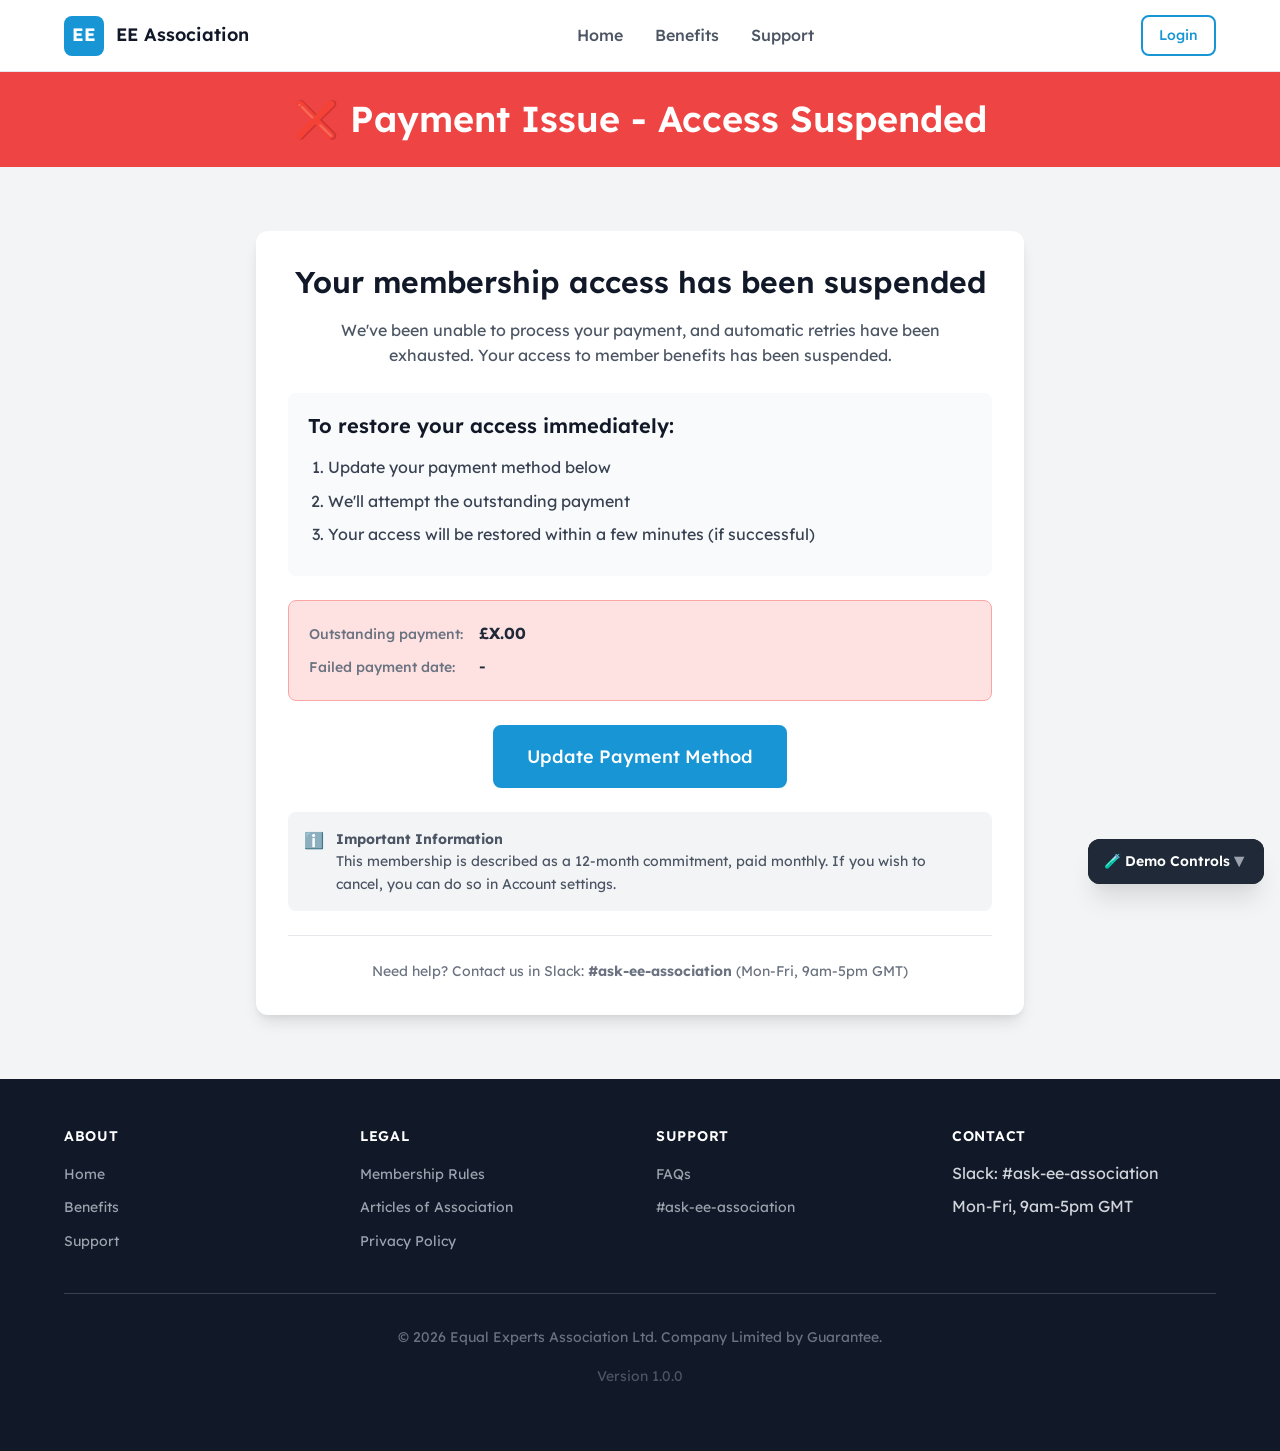
<file: suspended.html>
<!DOCTYPE html>
<html lang="en">
<head>
  <meta charset="UTF-8">
  <meta name="viewport" content="width=device-width, initial-scale=1.0">
  <title>Access Suspended - Equal Experts Association</title>
  <link rel="stylesheet" href="css/main.css">
  <link rel="stylesheet" href="css/components.css">
  <style>
    .suspended-header {
      background: var(--error);
      color: white;
      padding: var(--space-6) 0;
      text-align: center;
    }
    
    .suspended-header h1 {
      color: white;
      display: flex;
      align-items: center;
      justify-content: center;
      gap: var(--space-3);
    }
    
    .suspended-container {
      max-width: 800px;
      margin: 0 auto;
      padding: var(--space-8) var(--space-4);
    }
    
    .suspended-content {
      background: white;
      border-radius: var(--radius-xl);
      box-shadow: var(--shadow-lg);
      padding: var(--space-8);
      text-align: center;
    }
    
    .suspended-content h2 {
      margin-bottom: var(--space-4);
    }
    
    .suspended-message {
      color: var(--gray-600);
      margin-bottom: var(--space-6);
      max-width: 600px;
      margin-left: auto;
      margin-right: auto;
    }
    
    .restore-steps {
      background: var(--gray-50);
      border-radius: var(--radius-lg);
      padding: var(--space-5);
      text-align: left;
      margin-bottom: var(--space-6);
    }
    
    .restore-steps h4 {
      margin-bottom: var(--space-4);
    }
    
    .restore-steps ol {
      margin: 0;
      padding-left: var(--space-5);
    }
    
    .restore-steps li {
      margin-bottom: var(--space-2);
      color: var(--gray-700);
    }
    
    .outstanding-balance {
      background: var(--error-light);
      border: 1px solid #fca5a5;
      border-radius: var(--radius-lg);
      padding: var(--space-5);
      margin-bottom: var(--space-6);
    }
    
    .outstanding-balance .info-grid {
      display: grid;
      grid-template-columns: auto 1fr;
      gap: var(--space-2) var(--space-4);
      text-align: left;
    }
    
    .info-notice {
      background: var(--gray-100);
      border-radius: var(--radius-lg);
      padding: var(--space-4);
      margin-top: var(--space-6);
      display: flex;
      align-items: flex-start;
      gap: var(--space-3);
      text-align: left;
    }
    
    .info-notice-icon {
      color: var(--gray-500);
      flex-shrink: 0;
    }
    
    .info-notice p {
      margin: 0;
      font-size: var(--font-size-sm);
      color: var(--gray-600);
    }
    
    .support-link {
      margin-top: var(--space-6);
      padding-top: var(--space-6);
      border-top: 1px solid var(--gray-200);
    }
    
    .support-link p {
      margin: 0;
      color: var(--gray-500);
      font-size: var(--font-size-sm);
    }
  </style>
</head>
<body>
  <!-- Navigation -->
  <nav class="nav">
    <div class="nav-container">
      <a href="index.html" class="nav-logo">
        <div class="nav-logo-icon">EE</div>
        <span>EE Association</span>
      </a>
      
      <button class="nav-toggle" aria-label="Toggle menu">
        <span></span>
        <span></span>
        <span></span>
      </button>
      
      <ul class="nav-menu" id="publicNav" style="display: none;">
        <li><a href="index.html" class="nav-link">Home</a></li>
        <li><a href="benefits.html" class="nav-link">Benefits</a></li>
        <li><a href="support.html" class="nav-link">Support</a></li>
      </ul>
      
      <ul class="nav-menu" id="memberNav" style="display: none;">
        <li><a href="dashboard.html" class="nav-link">Dashboard</a></li>
        <li><a href="benefits.html" class="nav-link">Benefits</a></li>
        <li><a href="account.html" class="nav-link">Account</a></li>
        <li><a href="support.html" class="nav-link">Support</a></li>
      </ul>
      
      <ul class="nav-menu" id="suspendedNav">
        <li><a href="account.html" class="nav-link">Account</a></li>
        <li><a href="support.html" class="nav-link">Support</a></li>
      </ul>
      
      <div class="nav-actions" id="navActions">
        <a href="login.html" class="btn btn-secondary btn-sm">Login</a>
      </div>
    </div>
  </nav>

  <!-- Suspended Header Banner -->
  <header class="suspended-header">
    <div class="container">
      <h1>❌ Payment Issue - Access Suspended</h1>
    </div>
  </header>

  <!-- Main Content -->
  <main class="page-content" style="background: var(--gray-100);">
    <div class="suspended-container">
      <div class="suspended-content">
        <h2>Your membership access has been suspended</h2>
        
        <p class="suspended-message">
          We've been unable to process your payment, and automatic retries have been exhausted. 
          Your access to member benefits has been suspended.
        </p>
        
        <div class="restore-steps">
          <h4>To restore your access immediately:</h4>
          <ol>
            <li>Update your payment method below</li>
            <li>We'll attempt the outstanding payment</li>
            <li>Your access will be restored within a few minutes (if successful)</li>
          </ol>
        </div>
        
        <div class="outstanding-balance">
          <div class="info-grid">
            <span class="info-label">Outstanding payment:</span>
            <span class="info-value"><strong id="outstandingAmount">£X.00</strong></span>
            
            <span class="info-label">Failed payment date:</span>
            <span class="info-value" id="failedPaymentDate">-</span>
          </div>
        </div>
        
        <a href="account.html#billing" class="btn btn-primary btn-lg">Update Payment Method</a>
        
        <div class="info-notice">
          <span class="info-notice-icon">ℹ️</span>
          <div>
            <p><strong>Important Information</strong></p>
            <p>This membership is described as a 12-month commitment, paid monthly. If you wish to cancel, you can do so in Account settings.</p>
          </div>
        </div>
        
        <div class="support-link">
          <p>Need help? Contact us in Slack: <strong>#ask-ee-association</strong> (Mon-Fri, 9am-5pm GMT)</p>
        </div>
      </div>
    </div>
  </main>

  <!-- Footer -->
  <footer class="footer">
    <div class="container">
      <div class="footer-content">
        <div class="footer-section">
          <h4>About</h4>
          <ul class="footer-links">
            <li><a href="index.html">Home</a></li>
            <li><a href="benefits.html">Benefits</a></li>
            <li><a href="support.html">Support</a></li>
          </ul>
        </div>
        <div class="footer-section">
          <h4>Legal</h4>
          <ul class="footer-links">
            <li><a href="#">Membership Rules</a></li>
            <li><a href="#">Articles of Association</a></li>
            <li><a href="#">Privacy Policy</a></li>
          </ul>
        </div>
        <div class="footer-section">
          <h4>Support</h4>
          <ul class="footer-links">
            <li><a href="support.html">FAQs</a></li>
            <li><a href="#">#ask-ee-association</a></li>
          </ul>
        </div>
        <div class="footer-section">
          <h4>Contact</h4>
          <ul class="footer-links">
            <li>Slack: #ask-ee-association</li>
            <li>Mon-Fri, 9am-5pm GMT</li>
          </ul>
        </div>
      </div>
      <div class="footer-bottom">
        <p>&copy; 2026 Equal Experts Association Ltd. Company Limited by Guarantee.</p>
        <p class="text-sm text-gray" style="margin-top: var(--space-2);">Version 1.0.0</p>
      </div>
    </div>
  </footer>

  <!-- Scripts -->
  <script src="js/mock-data.js"></script>
  <script src="js/store.js"></script>
  <script src="js/auth.js"></script>
  <script src="js/nav.js"></script>
  <script src="js/demo-controls.js"></script>
  
  <script>
    document.addEventListener('DOMContentLoaded', function() {
      const user = Auth.getCurrentUser();
      
      if (!user) return;
      
      // If user is not suspended, redirect to dashboard
      if (user.status !== 'suspended') {
        window.location.href = 'dashboard.html';
        return;
      }
      
      // Display outstanding balance info
      if (user.failedPaymentAmount) {
        document.getElementById('outstandingAmount').textContent = `£${user.failedPaymentAmount.toFixed(2)}`;
      }
      
      if (user.failedPaymentDate) {
        const date = new Date(user.failedPaymentDate);
        document.getElementById('failedPaymentDate').textContent = date.toLocaleDateString('en-GB', {
          day: 'numeric',
          month: 'short',
          year: 'numeric'
        });
      }
    });
  </script>
</body>
</html>
</file>
<file: css/main.css>
/* ==========================================================================
   Equal Experts Association - Design System
   Primary Color: #1795D4 (EE Blue)
   Typography: Lexend font family
   ========================================================================== */

/* Google Fonts Import */
@import url('https://fonts.googleapis.com/css2?family=Lexend:wght@300;400;500;600;700&display=swap');

/* CSS Variables */
:root {
  /* Brand Colors */
  --ee-blue: #1795D4;
  --ee-blue-dark: #1276a8;
  --ee-blue-light: #e8f4fb;
  --ee-blue-hover: #1580bc;
  
  /* Status Colors */
  --status-active: #1a1a1a;
  --status-active-text: #ffffff;
  --status-past-due: #fbbf24;
  --status-past-due-text: #1a1a1a;
  --status-suspended: #ef4444;
  --status-suspended-text: #ffffff;
  --status-cancelled: #6b7280;
  --status-cancelled-text: #ffffff;
  --status-inactive: #9ca3af;
  --status-inactive-text: #ffffff;
  
  /* Neutral Colors */
  --white: #ffffff;
  --gray-50: #f9fafb;
  --gray-100: #f3f4f6;
  --gray-200: #e5e7eb;
  --gray-300: #d1d5db;
  --gray-400: #9ca3af;
  --gray-500: #6b7280;
  --gray-600: #4b5563;
  --gray-700: #374151;
  --gray-800: #1f2937;
  --gray-900: #111827;
  --black: #000000;
  
  /* Semantic Colors */
  --success: #10b981;
  --success-light: #d1fae5;
  --warning: #f59e0b;
  --warning-light: #fef3c7;
  --error: #ef4444;
  --error-light: #fee2e2;
  --info: #3b82f6;
  --info-light: #dbeafe;
  
  /* Typography */
  --font-family: 'Lexend', -apple-system, BlinkMacSystemFont, 'Segoe UI', sans-serif;
  --font-size-xs: 0.75rem;
  --font-size-sm: 0.875rem;
  --font-size-base: 1rem;
  --font-size-lg: 1.125rem;
  --font-size-xl: 1.25rem;
  --font-size-2xl: 1.5rem;
  --font-size-3xl: 1.875rem;
  --font-size-4xl: 2.25rem;
  --font-size-5xl: 3rem;
  
  /* Font Weights */
  --font-light: 300;
  --font-normal: 400;
  --font-medium: 500;
  --font-semibold: 600;
  --font-bold: 700;
  
  /* Spacing */
  --space-1: 0.25rem;
  --space-2: 0.5rem;
  --space-3: 0.75rem;
  --space-4: 1rem;
  --space-5: 1.25rem;
  --space-6: 1.5rem;
  --space-8: 2rem;
  --space-10: 2.5rem;
  --space-12: 3rem;
  --space-16: 4rem;
  --space-20: 5rem;
  --space-24: 6rem;
  
  /* Border Radius */
  --radius-sm: 0.25rem;
  --radius-md: 0.375rem;
  --radius-lg: 0.5rem;
  --radius-xl: 0.75rem;
  --radius-2xl: 1rem;
  --radius-full: 9999px;
  
  /* Shadows */
  --shadow-sm: 0 1px 2px 0 rgba(0, 0, 0, 0.05);
  --shadow-md: 0 4px 6px -1px rgba(0, 0, 0, 0.1), 0 2px 4px -1px rgba(0, 0, 0, 0.06);
  --shadow-lg: 0 10px 15px -3px rgba(0, 0, 0, 0.1), 0 4px 6px -2px rgba(0, 0, 0, 0.05);
  --shadow-xl: 0 20px 25px -5px rgba(0, 0, 0, 0.1), 0 10px 10px -5px rgba(0, 0, 0, 0.04);
  
  /* Transitions */
  --transition-fast: 150ms ease;
  --transition-base: 200ms ease;
  --transition-slow: 300ms ease;
  
  /* Layout */
  --max-width: 1200px;
  --nav-height: 72px;
}

/* Reset & Base Styles */
*, *::before, *::after {
  box-sizing: border-box;
  margin: 0;
  padding: 0;
}

html {
  font-size: 16px;
  scroll-behavior: smooth;
}

body {
  font-family: var(--font-family);
  font-size: var(--font-size-base);
  font-weight: var(--font-normal);
  line-height: 1.6;
  color: var(--gray-800);
  background-color: var(--gray-50);
  min-height: 100vh;
}

/* Typography */
h1, h2, h3, h4, h5, h6 {
  font-weight: var(--font-semibold);
  line-height: 1.3;
  color: var(--gray-900);
}

h1 { font-size: var(--font-size-4xl); }
h2 { font-size: var(--font-size-3xl); }
h3 { font-size: var(--font-size-2xl); }
h4 { font-size: var(--font-size-xl); }
h5 { font-size: var(--font-size-lg); }
h6 { font-size: var(--font-size-base); }

p {
  margin-bottom: var(--space-4);
}

a {
  color: var(--ee-blue);
  text-decoration: none;
  transition: color var(--transition-fast);
}

a:hover {
  color: var(--ee-blue-dark);
  text-decoration: underline;
}

/* Container */
.container {
  width: 100%;
  max-width: var(--max-width);
  margin: 0 auto;
  padding: 0 var(--space-6);
}

/* Navigation */
.nav {
  position: sticky;
  top: 0;
  background: var(--white);
  border-bottom: 1px solid var(--gray-200);
  height: var(--nav-height);
  z-index: 100;
}

.nav-container {
  display: flex;
  align-items: center;
  justify-content: space-between;
  height: 100%;
  max-width: var(--max-width);
  margin: 0 auto;
  padding: 0 var(--space-6);
}

.nav-logo {
  display: flex;
  align-items: center;
  gap: var(--space-3);
  font-size: var(--font-size-lg);
  font-weight: var(--font-semibold);
  color: var(--gray-900);
  text-decoration: none;
}

.nav-logo:hover {
  text-decoration: none;
  color: var(--gray-900);
}

.nav-logo-icon {
  width: 40px;
  height: 40px;
  background: var(--ee-blue);
  border-radius: var(--radius-lg);
  display: flex;
  align-items: center;
  justify-content: center;
  color: white;
  font-weight: var(--font-bold);
  font-size: var(--font-size-lg);
}

.nav-menu {
  display: flex;
  align-items: center;
  gap: var(--space-8);
  list-style: none;
}

.nav-link {
  color: var(--gray-600);
  font-weight: var(--font-medium);
  padding: var(--space-2) 0;
  position: relative;
  text-decoration: none;
}

.nav-link:hover,
.nav-link.active {
  color: var(--ee-blue);
  text-decoration: none;
}

.nav-link.active::after {
  content: '';
  position: absolute;
  bottom: -2px;
  left: 0;
  right: 0;
  height: 2px;
  background: var(--ee-blue);
  border-radius: var(--radius-full);
}

.nav-actions {
  display: flex;
  align-items: center;
  gap: var(--space-4);
}

/* Mobile Navigation */
.nav-toggle {
  display: none;
  background: none;
  border: none;
  cursor: pointer;
  padding: var(--space-2);
}

.nav-toggle span {
  display: block;
  width: 24px;
  height: 2px;
  background: var(--gray-700);
  margin: 6px 0;
  transition: var(--transition-base);
}

@media (max-width: 768px) {
  .nav-toggle {
    display: block;
  }
  
  .nav-menu {
    display: none;
    position: absolute;
    top: var(--nav-height);
    left: 0;
    right: 0;
    background: var(--white);
    flex-direction: column;
    padding: var(--space-4);
    border-bottom: 1px solid var(--gray-200);
    box-shadow: var(--shadow-lg);
  }
  
  .nav-menu.active {
    display: flex;
  }
  
  .nav-actions {
    display: none;
  }
  
  .nav-actions.active {
    display: flex;
    flex-direction: column;
    width: 100%;
    padding: var(--space-4);
    border-top: 1px solid var(--gray-200);
  }
}

/* Page Layout */
.page {
  min-height: calc(100vh - var(--nav-height));
}

.page-header {
  background: var(--white);
  border-bottom: 1px solid var(--gray-200);
  padding: var(--space-8) 0;
}

.page-header h1 {
  margin-bottom: var(--space-2);
}

.page-header .subtitle {
  color: var(--gray-600);
  font-size: var(--font-size-lg);
}

.page-content {
  padding: var(--space-8) 0;
}

/* Sections */
.section {
  padding: var(--space-16) 0;
}

.section-header {
  text-align: center;
  margin-bottom: var(--space-12);
}

.section-header h2 {
  margin-bottom: var(--space-4);
}

.section-header p {
  color: var(--gray-600);
  font-size: var(--font-size-lg);
  max-width: 600px;
  margin: 0 auto;
}

/* Footer */
.footer {
  background: var(--gray-900);
  color: var(--gray-300);
  padding: var(--space-12) 0;
  margin-top: auto;
}

.footer-content {
  display: grid;
  grid-template-columns: repeat(auto-fit, minmax(200px, 1fr));
  gap: var(--space-8);
}

.footer-section h4 {
  color: var(--white);
  margin-bottom: var(--space-4);
  font-size: var(--font-size-sm);
  text-transform: uppercase;
  letter-spacing: 0.05em;
}

.footer-links {
  list-style: none;
}

.footer-links li {
  margin-bottom: var(--space-2);
}

.footer-links a {
  color: var(--gray-400);
  font-size: var(--font-size-sm);
}

.footer-links a:hover {
  color: var(--white);
}

.footer-bottom {
  margin-top: var(--space-8);
  padding-top: var(--space-8);
  border-top: 1px solid var(--gray-700);
  text-align: center;
  font-size: var(--font-size-sm);
  color: var(--gray-500);
}

/* Utility Classes */
.text-center { text-align: center; }
.text-left { text-align: left; }
.text-right { text-align: right; }

.text-sm { font-size: var(--font-size-sm); }
.text-base { font-size: var(--font-size-base); }
.text-lg { font-size: var(--font-size-lg); }
.text-xl { font-size: var(--font-size-xl); }

.text-gray { color: var(--gray-600); }
.text-muted { color: var(--gray-500); }
.text-white { color: var(--white); }
.text-blue { color: var(--ee-blue); }
.text-success { color: var(--success); }
.text-warning { color: var(--warning); }
.text-error { color: var(--error); }

.font-light { font-weight: var(--font-light); }
.font-normal { font-weight: var(--font-normal); }
.font-medium { font-weight: var(--font-medium); }
.font-semibold { font-weight: var(--font-semibold); }
.font-bold { font-weight: var(--font-bold); }

.mt-1 { margin-top: var(--space-1); }
.mt-2 { margin-top: var(--space-2); }
.mt-4 { margin-top: var(--space-4); }
.mt-6 { margin-top: var(--space-6); }
.mt-8 { margin-top: var(--space-8); }

.mb-1 { margin-bottom: var(--space-1); }
.mb-2 { margin-bottom: var(--space-2); }
.mb-4 { margin-bottom: var(--space-4); }
.mb-6 { margin-bottom: var(--space-6); }
.mb-8 { margin-bottom: var(--space-8); }

.hidden { display: none !important; }
.visible { display: block !important; }

.sr-only {
  position: absolute;
  width: 1px;
  height: 1px;
  padding: 0;
  margin: -1px;
  overflow: hidden;
  clip: rect(0, 0, 0, 0);
  white-space: nowrap;
  border: 0;
}
</file>
<file: css/components.css>
/* ==========================================================================
   Equal Experts Association - UI Components
   ========================================================================== */

/* ==========================================================================
   Buttons
   ========================================================================== */

.btn {
  display: inline-flex;
  align-items: center;
  justify-content: center;
  gap: var(--space-2);
  padding: var(--space-3) var(--space-6);
  font-family: var(--font-family);
  font-size: var(--font-size-base);
  font-weight: var(--font-medium);
  line-height: 1.5;
  text-decoration: none;
  border: 2px solid transparent;
  border-radius: var(--radius-lg);
  cursor: pointer;
  transition: all var(--transition-fast);
  white-space: nowrap;
}

.btn:hover {
  text-decoration: none;
}

.btn:disabled {
  opacity: 0.6;
  cursor: not-allowed;
}

/* Primary Button */
.btn-primary {
  background: var(--ee-blue);
  color: var(--white);
  border-color: var(--ee-blue);
}

.btn-primary:hover:not(:disabled) {
  background: var(--ee-blue-dark);
  border-color: var(--ee-blue-dark);
  color: var(--white);
}

/* Secondary Button */
.btn-secondary {
  background: var(--white);
  color: var(--ee-blue);
  border-color: var(--ee-blue);
}

.btn-secondary:hover:not(:disabled) {
  background: var(--ee-blue-light);
  color: var(--ee-blue);
}

/* Outline Button */
.btn-outline {
  background: transparent;
  color: var(--gray-700);
  border-color: var(--gray-300);
}

.btn-outline:hover:not(:disabled) {
  background: var(--gray-100);
  border-color: var(--gray-400);
  color: var(--gray-700);
}

/* White Button (for dark backgrounds) */
.btn-white {
  background: var(--white);
  color: var(--ee-blue);
  border-color: var(--white);
}

.btn-white:hover:not(:disabled) {
  background: var(--gray-100);
  border-color: var(--gray-100);
  color: var(--ee-blue);
}

/* Outline White Button */
.btn-outline-white {
  background: transparent;
  color: var(--white);
  border-color: var(--white);
}

.btn-outline-white:hover:not(:disabled) {
  background: rgba(255, 255, 255, 0.1);
  color: var(--white);
}

/* Danger Button */
.btn-danger {
  background: var(--error);
  color: var(--white);
  border-color: var(--error);
}

.btn-danger:hover:not(:disabled) {
  background: #dc2626;
  border-color: #dc2626;
  color: var(--white);
}

/* Button Sizes */
.btn-sm {
  padding: var(--space-2) var(--space-4);
  font-size: var(--font-size-sm);
}

.btn-lg {
  padding: var(--space-4) var(--space-8);
  font-size: var(--font-size-lg);
}

.btn-block {
  display: flex;
  width: 100%;
}

/* ==========================================================================
   Cards
   ========================================================================== */

.card {
  background: var(--white);
  border-radius: var(--radius-xl);
  box-shadow: var(--shadow-md);
  overflow: hidden;
}

.card-header {
  padding: var(--space-6);
  border-bottom: 1px solid var(--gray-200);
}

.card-header h3 {
  margin: 0;
}

.card-body {
  padding: var(--space-6);
}

.card-footer {
  padding: var(--space-6);
  border-top: 1px solid var(--gray-200);
  background: var(--gray-50);
}

/* Card Variants */
.card-bordered {
  box-shadow: none;
  border: 1px solid var(--gray-200);
}

.card-flat {
  box-shadow: none;
  background: var(--gray-50);
}

/* ==========================================================================
   Status Badges
   ========================================================================== */

.badge {
  display: inline-flex;
  align-items: center;
  padding: var(--space-1) var(--space-3);
  font-size: var(--font-size-xs);
  font-weight: var(--font-semibold);
  text-transform: uppercase;
  letter-spacing: 0.05em;
  border-radius: var(--radius-full);
}

.badge-active {
  background: var(--status-active);
  color: var(--status-active-text);
}

.badge-past-due {
  background: var(--status-past-due);
  color: var(--status-past-due-text);
}

.badge-suspended {
  background: var(--status-suspended);
  color: var(--status-suspended-text);
}

.badge-cancelled {
  background: var(--status-cancelled);
  color: var(--status-cancelled-text);
}

.badge-inactive {
  background: var(--status-inactive);
  color: var(--status-inactive-text);
}

.badge-info {
  background: var(--info-light);
  color: var(--info);
}

.badge-success {
  background: var(--success-light);
  color: var(--success);
}

.badge-warning {
  background: var(--warning-light);
  color: var(--warning);
}

.badge-error {
  background: var(--error-light);
  color: var(--error);
}

/* ==========================================================================
   Forms
   ========================================================================== */

.form-group {
  margin-bottom: var(--space-6);
}

.form-label {
  display: block;
  margin-bottom: var(--space-2);
  font-weight: var(--font-medium);
  color: var(--gray-700);
}

.form-label .required {
  color: var(--error);
  margin-left: var(--space-1);
}

.form-input,
.form-select,
.form-textarea {
  width: 100%;
  padding: var(--space-3) var(--space-4);
  font-family: var(--font-family);
  font-size: var(--font-size-base);
  color: var(--gray-800);
  background: var(--white);
  border: 1px solid var(--gray-300);
  border-radius: var(--radius-lg);
  transition: border-color var(--transition-fast), box-shadow var(--transition-fast);
}

.form-input:focus,
.form-select:focus,
.form-textarea:focus {
  outline: none;
  border-color: var(--ee-blue);
  box-shadow: 0 0 0 3px rgba(23, 149, 212, 0.15);
}

.form-input::placeholder {
  color: var(--gray-400);
}

.form-input.error,
.form-select.error,
.form-textarea.error {
  border-color: var(--error);
}

.form-input.error:focus,
.form-select.error:focus,
.form-textarea.error:focus {
  box-shadow: 0 0 0 3px rgba(239, 68, 68, 0.15);
}

.form-textarea {
  min-height: 120px;
  resize: vertical;
}

.form-select {
  appearance: none;
  background-image: url("data:image/svg+xml,%3Csvg xmlns='http://www.w3.org/2000/svg' width='12' height='12' viewBox='0 0 12 12'%3E%3Cpath fill='%236b7280' d='M2 4l4 4 4-4'/%3E%3C/svg%3E");
  background-repeat: no-repeat;
  background-position: right var(--space-4) center;
  padding-right: var(--space-10);
}

.form-hint {
  margin-top: var(--space-2);
  font-size: var(--font-size-sm);
  color: var(--gray-500);
}

.form-error {
  margin-top: var(--space-2);
  font-size: var(--font-size-sm);
  color: var(--error);
}

/* Checkbox & Radio */
.form-check {
  display: flex;
  align-items: flex-start;
  gap: var(--space-3);
  margin-bottom: var(--space-3);
}

.form-check-input {
  width: 20px;
  height: 20px;
  margin-top: 2px;
  accent-color: var(--ee-blue);
  cursor: pointer;
  flex-shrink: 0;
}

.form-check-label {
  font-size: var(--font-size-base);
  color: var(--gray-700);
  cursor: pointer;
  line-height: 1.5;
}

/* Password Toggle */
.password-wrapper {
  position: relative;
}

.password-toggle {
  position: absolute;
  right: var(--space-4);
  top: 50%;
  transform: translateY(-50%);
  background: none;
  border: none;
  color: var(--gray-500);
  cursor: pointer;
  padding: var(--space-1);
}

.password-toggle:hover {
  color: var(--gray-700);
}

/* Form Row */
.form-row {
  display: grid;
  grid-template-columns: repeat(auto-fit, minmax(200px, 1fr));
  gap: var(--space-6);
}

/* ==========================================================================
   Alerts
   ========================================================================== */

.alert {
  display: flex;
  align-items: flex-start;
  gap: var(--space-3);
  padding: var(--space-4) var(--space-5);
  border-radius: var(--radius-lg);
  margin-bottom: var(--space-4);
}

.alert-icon {
  font-size: var(--font-size-xl);
  flex-shrink: 0;
}

.alert-content {
  flex: 1;
}

.alert-title {
  font-weight: var(--font-semibold);
  margin-bottom: var(--space-1);
}

.alert-message {
  font-size: var(--font-size-sm);
  margin: 0;
}

.alert-info {
  background: var(--info-light);
  color: var(--gray-800);
  border: 1px solid #93c5fd;
}

.alert-success {
  background: var(--success-light);
  color: var(--gray-800);
  border: 1px solid #6ee7b7;
}

.alert-warning {
  background: var(--warning-light);
  color: var(--gray-800);
  border: 1px solid #fcd34d;
}

.alert-error {
  background: var(--error-light);
  color: var(--gray-800);
  border: 1px solid #fca5a5;
}

/* ==========================================================================
   Tables
   ========================================================================== */

.table-wrapper {
  overflow-x: auto;
  border-radius: var(--radius-lg);
  border: 1px solid var(--gray-200);
}

.table {
  width: 100%;
  border-collapse: collapse;
  background: var(--white);
}

.table th,
.table td {
  padding: var(--space-4);
  text-align: left;
  border-bottom: 1px solid var(--gray-200);
}

.table th {
  background: var(--gray-50);
  font-weight: var(--font-semibold);
  font-size: var(--font-size-sm);
  color: var(--gray-600);
  text-transform: uppercase;
  letter-spacing: 0.05em;
}

.table tr:last-child td {
  border-bottom: none;
}

.table tr:hover {
  background: var(--gray-50);
}

.table-striped tr:nth-child(even) {
  background: var(--gray-50);
}

/* ==========================================================================
   Tabs
   ========================================================================== */

.tabs {
  border-bottom: 1px solid var(--gray-200);
  display: flex;
  gap: var(--space-1);
  overflow-x: auto;
}

.tab {
  padding: var(--space-4) var(--space-6);
  font-weight: var(--font-medium);
  color: var(--gray-500);
  background: none;
  border: none;
  border-bottom: 2px solid transparent;
  cursor: pointer;
  transition: all var(--transition-fast);
  white-space: nowrap;
}

.tab:hover {
  color: var(--gray-700);
}

.tab.active {
  color: var(--ee-blue);
  border-bottom-color: var(--ee-blue);
}

.tab-content {
  display: none;
  padding: var(--space-6) 0;
}

.tab-content.active {
  display: block;
}

/* ==========================================================================
   Accordion / FAQ
   ========================================================================== */

.accordion {
  border: 1px solid var(--gray-200);
  border-radius: var(--radius-lg);
  overflow: hidden;
}

.accordion-item {
  border-bottom: 1px solid var(--gray-200);
}

.accordion-item:last-child {
  border-bottom: none;
}

.accordion-header {
  width: 100%;
  display: flex;
  align-items: center;
  justify-content: space-between;
  padding: var(--space-5) var(--space-6);
  background: var(--white);
  border: none;
  cursor: pointer;
  text-align: left;
  font-family: var(--font-family);
  font-size: var(--font-size-base);
  font-weight: var(--font-medium);
  color: var(--gray-800);
  transition: background var(--transition-fast);
}

.accordion-header:hover {
  background: var(--gray-50);
}

.accordion-icon {
  font-size: var(--font-size-lg);
  color: var(--gray-400);
  transition: transform var(--transition-fast);
}

.accordion-item.active .accordion-icon {
  transform: rotate(180deg);
}

.accordion-body {
  display: none;
  padding: 0 var(--space-6) var(--space-5);
  color: var(--gray-600);
}

.accordion-item.active .accordion-body {
  display: block;
}

/* ==========================================================================
   Modal
   ========================================================================== */

.modal-overlay {
  position: fixed;
  inset: 0;
  background: rgba(0, 0, 0, 0.5);
  display: flex;
  align-items: center;
  justify-content: center;
  padding: var(--space-4);
  z-index: 1000;
  opacity: 0;
  visibility: hidden;
  transition: all var(--transition-base);
}

.modal-overlay.active {
  opacity: 1;
  visibility: visible;
}

.modal {
  background: var(--white);
  border-radius: var(--radius-xl);
  box-shadow: var(--shadow-xl);
  max-width: 500px;
  width: 100%;
  max-height: 90vh;
  overflow: auto;
  transform: translateY(-20px);
  transition: transform var(--transition-base);
}

.modal-overlay.active .modal {
  transform: translateY(0);
}

.modal-header {
  display: flex;
  align-items: center;
  justify-content: space-between;
  padding: var(--space-5) var(--space-6);
  border-bottom: 1px solid var(--gray-200);
}

.modal-header h3 {
  margin: 0;
}

.modal-close {
  background: none;
  border: none;
  font-size: var(--font-size-xl);
  color: var(--gray-400);
  cursor: pointer;
  padding: var(--space-1);
  line-height: 1;
}

.modal-close:hover {
  color: var(--gray-600);
}

.modal-body {
  padding: var(--space-6);
}

.modal-footer {
  display: flex;
  justify-content: flex-end;
  gap: var(--space-3);
  padding: var(--space-5) var(--space-6);
  border-top: 1px solid var(--gray-200);
  background: var(--gray-50);
}

/* ==========================================================================
   Checklist
   ========================================================================== */

.checklist {
  list-style: none;
}

.checklist-item {
  display: flex;
  align-items: flex-start;
  gap: var(--space-4);
  padding: var(--space-4);
  border-radius: var(--radius-lg);
  transition: background var(--transition-fast);
}

.checklist-item:hover {
  background: var(--gray-50);
}

.checklist-checkbox {
  width: 24px;
  height: 24px;
  border: 2px solid var(--gray-300);
  border-radius: var(--radius-md);
  display: flex;
  align-items: center;
  justify-content: center;
  flex-shrink: 0;
  cursor: pointer;
  transition: all var(--transition-fast);
  background: var(--white);
}

.checklist-checkbox:hover {
  border-color: var(--ee-blue);
}

.checklist-item.completed .checklist-checkbox {
  background: var(--ee-blue);
  border-color: var(--ee-blue);
  color: var(--white);
}

.checklist-content {
  flex: 1;
}

.checklist-title {
  font-weight: var(--font-medium);
  color: var(--gray-800);
  margin-bottom: var(--space-1);
}

.checklist-item.completed .checklist-title {
  text-decoration: line-through;
  color: var(--gray-500);
}

.checklist-description {
  font-size: var(--font-size-sm);
  color: var(--gray-500);
}

/* ==========================================================================
   Stats / Metrics Grid
   ========================================================================== */

.stats-grid {
  display: grid;
  grid-template-columns: repeat(auto-fit, minmax(150px, 1fr));
  gap: var(--space-4);
}

.stat-item {
  text-align: center;
  padding: var(--space-4);
}

.stat-value {
  font-size: var(--font-size-2xl);
  font-weight: var(--font-bold);
  color: var(--gray-900);
}

.stat-label {
  font-size: var(--font-size-sm);
  color: var(--gray-500);
  margin-top: var(--space-1);
}

/* Info Grid (Key-Value pairs) */
.info-grid {
  display: grid;
  grid-template-columns: auto 1fr;
  gap: var(--space-3) var(--space-6);
  align-items: baseline;
}

.info-label {
  font-size: var(--font-size-sm);
  color: var(--gray-500);
  font-weight: var(--font-medium);
}

.info-value {
  font-weight: var(--font-medium);
  color: var(--gray-800);
}

/* ==========================================================================
   Benefit Cards
   ========================================================================== */

.benefit-card {
  background: var(--white);
  border: 1px solid var(--gray-200);
  border-radius: var(--radius-xl);
  padding: var(--space-6);
  transition: all var(--transition-base);
  position: relative;
}

.benefit-card:hover {
  border-color: var(--ee-blue);
  box-shadow: var(--shadow-md);
}

.benefit-card-addon {
  background: #fffbf0;
  border: 2px solid #fbbf24;
  border-style: dashed;
}

.benefit-card-addon:hover {
  border-color: #f59e0b;
  border-style: dashed;
  box-shadow: 0 4px 6px -1px rgba(251, 191, 36, 0.2), 0 2px 4px -1px rgba(251, 191, 36, 0.1);
}

.benefit-icon {
  font-size: 2rem;
  margin-bottom: var(--space-4);
}

.benefit-title {
  font-size: var(--font-size-lg);
  font-weight: var(--font-semibold);
  color: var(--gray-900);
  margin-bottom: var(--space-2);
}

.benefit-description {
  color: var(--gray-600);
  font-size: var(--font-size-sm);
  margin-bottom: var(--space-4);
}

.benefit-details {
  background: var(--ee-blue-light);
  border-radius: var(--radius-lg);
  padding: var(--space-4);
  margin-top: var(--space-4);
}

.benefit-details-title {
  font-size: var(--font-size-sm);
  font-weight: var(--font-semibold);
  color: var(--ee-blue);
  margin-bottom: var(--space-2);
}

.benefit-details p {
  font-size: var(--font-size-sm);
  color: var(--gray-700);
  margin: 0;
}

/* ==========================================================================
   Timeline
   ========================================================================== */

.timeline {
  position: relative;
  padding-left: var(--space-8);
}

.timeline::before {
  content: '';
  position: absolute;
  left: 11px;
  top: 0;
  bottom: 0;
  width: 2px;
  background: var(--gray-200);
}

.timeline-item {
  position: relative;
  padding-bottom: var(--space-6);
}

.timeline-item:last-child {
  padding-bottom: 0;
}

.timeline-dot {
  position: absolute;
  left: calc(-1 * var(--space-8) + 4px);
  width: 16px;
  height: 16px;
  background: var(--white);
  border: 2px solid var(--ee-blue);
  border-radius: var(--radius-full);
}

.timeline-date {
  font-size: var(--font-size-sm);
  color: var(--gray-500);
  margin-bottom: var(--space-1);
}

.timeline-title {
  font-weight: var(--font-semibold);
  color: var(--gray-800);
  margin-bottom: var(--space-2);
}

.timeline-content {
  color: var(--gray-600);
  font-size: var(--font-size-sm);
}

/* ==========================================================================
   Hero Section
   ========================================================================== */

.hero {
  background: var(--ee-blue);
  color: var(--white);
  padding: var(--space-20) 0;
}

.hero h1 {
  color: var(--white);
  font-size: var(--font-size-5xl);
  margin-bottom: var(--space-4);
}

.hero .subtitle {
  font-size: var(--font-size-xl);
  opacity: 0.9;
  margin-bottom: var(--space-8);
  max-width: 600px;
}

.hero-price {
  margin-bottom: var(--space-8);
}

.hero-price .amount {
  font-size: var(--font-size-4xl);
  font-weight: var(--font-bold);
}

.hero-price .period {
  font-size: var(--font-size-xl);
  opacity: 0.8;
}

.hero-price .commitment {
  font-size: var(--font-size-sm);
  opacity: 0.8;
  margin-top: var(--space-2);
  max-width: 500px;
}

.hero-actions {
  display: flex;
  gap: var(--space-4);
  flex-wrap: wrap;
}

@media (max-width: 768px) {
  .hero h1 {
    font-size: var(--font-size-3xl);
  }
  
  .hero .subtitle {
    font-size: var(--font-size-lg);
  }
  
  .hero-price .amount {
    font-size: var(--font-size-3xl);
  }
}

/* ==========================================================================
   Filter Pills
   ========================================================================== */

.filter-pills {
  display: flex;
  flex-wrap: wrap;
  gap: var(--space-2);
  margin-bottom: var(--space-6);
}

.filter-pill {
  padding: var(--space-2) var(--space-4);
  background: var(--gray-100);
  border: 1px solid var(--gray-200);
  border-radius: var(--radius-full);
  font-size: var(--font-size-sm);
  font-weight: var(--font-medium);
  color: var(--gray-600);
  cursor: pointer;
  transition: all var(--transition-fast);
  text-decoration: none;
}

.filter-pill:hover {
  background: var(--gray-200);
  color: var(--gray-800);
  text-decoration: none;
}

.filter-pill.active {
  background: var(--ee-blue);
  border-color: var(--ee-blue);
  color: var(--white);
}

/* ==========================================================================
   Search Input
   ========================================================================== */

.search-wrapper {
  position: relative;
}

.search-icon {
  position: absolute;
  left: var(--space-4);
  top: 50%;
  transform: translateY(-50%);
  color: var(--gray-400);
}

.search-input {
  width: 100%;
  padding: var(--space-3) var(--space-4);
  padding-left: var(--space-12);
  font-family: var(--font-family);
  font-size: var(--font-size-base);
  border: 1px solid var(--gray-300);
  border-radius: var(--radius-lg);
}

.search-input:focus {
  outline: none;
  border-color: var(--ee-blue);
  box-shadow: 0 0 0 3px rgba(23, 149, 212, 0.15);
}

/* ==========================================================================
   Empty State
   ========================================================================== */

.empty-state {
  text-align: center;
  padding: var(--space-16) var(--space-4);
}

.empty-state-icon {
  font-size: 4rem;
  margin-bottom: var(--space-4);
  opacity: 0.5;
}

.empty-state h3 {
  color: var(--gray-700);
  margin-bottom: var(--space-2);
}

.empty-state p {
  color: var(--gray-500);
  margin-bottom: var(--space-6);
}

/* ==========================================================================
   Loading Spinner
   ========================================================================== */

.spinner {
  width: 40px;
  height: 40px;
  border: 3px solid var(--gray-200);
  border-top-color: var(--ee-blue);
  border-radius: 50%;
  animation: spin 0.8s linear infinite;
}

@keyframes spin {
  to { transform: rotate(360deg); }
}

.loading-overlay {
  position: fixed;
  inset: 0;
  background: rgba(255, 255, 255, 0.9);
  display: flex;
  align-items: center;
  justify-content: center;
  z-index: 2000;
}

/* ==========================================================================
   Demo Controls (Floating Panel)
   ========================================================================== */

.demo-controls {
  position: fixed;
  bottom: var(--space-4);
  right: var(--space-4);
  background: var(--gray-900);
  color: var(--white);
  border-radius: var(--radius-xl);
  box-shadow: var(--shadow-xl);
  z-index: 9999;
  max-width: 320px;
  overflow: hidden;
}

.demo-controls-header {
  display: flex;
  align-items: center;
  justify-content: space-between;
  padding: var(--space-3) var(--space-4);
  background: var(--gray-800);
  cursor: pointer;
}

.demo-controls-header h4 {
  color: var(--white);
  margin: 0;
  font-size: var(--font-size-sm);
}

.demo-controls-toggle {
  background: none;
  border: none;
  color: var(--gray-400);
  cursor: pointer;
  padding: 0;
  font-size: var(--font-size-lg);
}

.demo-controls-body {
  padding: var(--space-4);
  display: none;
}

.demo-controls.expanded .demo-controls-body {
  display: block;
}

.demo-controls label {
  display: block;
  font-size: var(--font-size-xs);
  color: var(--gray-400);
  margin-bottom: var(--space-2);
}

.demo-controls select {
  width: 100%;
  padding: var(--space-2) var(--space-3);
  background: var(--gray-800);
  color: var(--white);
  border: 1px solid var(--gray-700);
  border-radius: var(--radius-md);
  font-family: var(--font-family);
  font-size: var(--font-size-sm);
  margin-bottom: var(--space-3);
}

.demo-controls .btn {
  width: 100%;
  margin-top: var(--space-2);
}

/* ==========================================================================
   Responsive Grid
   ========================================================================== */

.grid {
  display: grid;
  gap: var(--space-6);
}

.grid-2 { grid-template-columns: repeat(2, 1fr); }
.grid-3 { grid-template-columns: repeat(3, 1fr); }
.grid-4 { grid-template-columns: repeat(4, 1fr); }
.grid-6 { grid-template-columns: repeat(6, 1fr); }

@media (max-width: 1024px) {
  .grid-4 { grid-template-columns: repeat(2, 1fr); }
  .grid-6 { grid-template-columns: repeat(3, 1fr); }
}

@media (max-width: 768px) {
  .grid-2, .grid-3, .grid-4 { grid-template-columns: 1fr; }
  .grid-6 { grid-template-columns: repeat(2, 1fr); }
}

/* ==========================================================================
   Notice Banner
   ========================================================================== */

.notice-banner {
  background: var(--warning-light);
  border-bottom: 1px solid #fcd34d;
  padding: var(--space-4);
}

.notice-banner.error {
  background: var(--error);
  border-bottom-color: #dc2626;
  color: var(--white);
}

.notice-banner-content {
  display: flex;
  align-items: center;
  gap: var(--space-3);
  max-width: var(--max-width);
  margin: 0 auto;
}

.notice-banner-icon {
  font-size: var(--font-size-xl);
}

.notice-banner p {
  margin: 0;
  flex: 1;
}

.notice-banner .btn {
  flex-shrink: 0;
}

/* ==========================================================================
   Benefit Expandable Section
   ========================================================================== */

.benefit-expandable {
  margin-top: var(--space-4);
  border-top: 1px solid var(--gray-200);
  padding-top: var(--space-4);
}

.benefit-expand-btn {
  display: flex;
  align-items: center;
  gap: var(--space-2);
  width: 100%;
  padding: 0;
  background: none;
  border: none;
  cursor: pointer;
  text-align: left;
  font-family: var(--font-family);
  font-size: var(--font-size-sm);
  font-weight: var(--font-medium);
  color: var(--ee-blue);
  transition: color var(--transition-fast);
}

.benefit-expand-btn:hover {
  color: var(--ee-blue-dark);
}

.benefit-expand-btn.expanded {
  color: var(--ee-blue-dark);
}

.expand-icon {
  font-size: var(--font-size-xs);
  transition: transform var(--transition-fast);
  line-height: 1;
}

.expand-text {
  line-height: 1.5;
}

.benefit-expand-content {
  margin-top: var(--space-3);
  padding-left: var(--space-5);
  color: var(--gray-600);
  font-size: var(--font-size-sm);
  line-height: 1.6;
}

.benefit-expand-content p {
  margin: 0;
}
</file>
